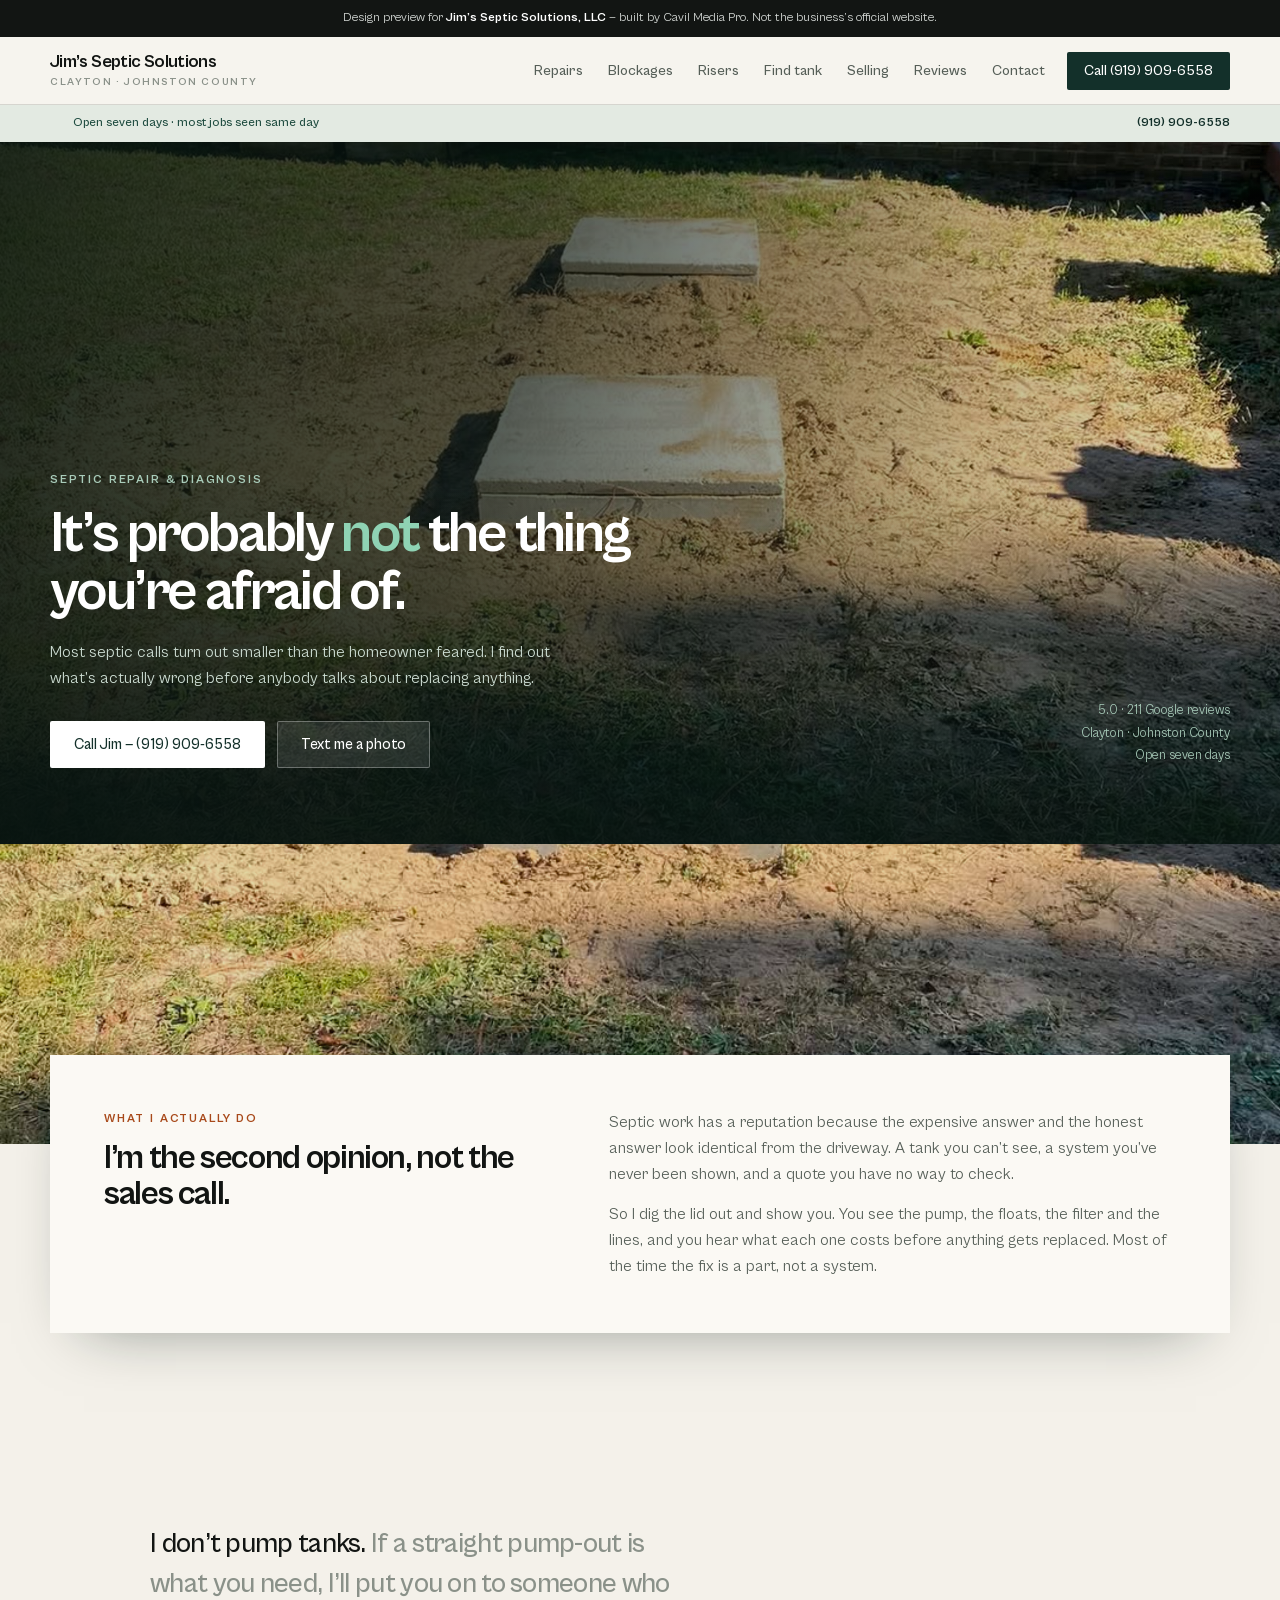
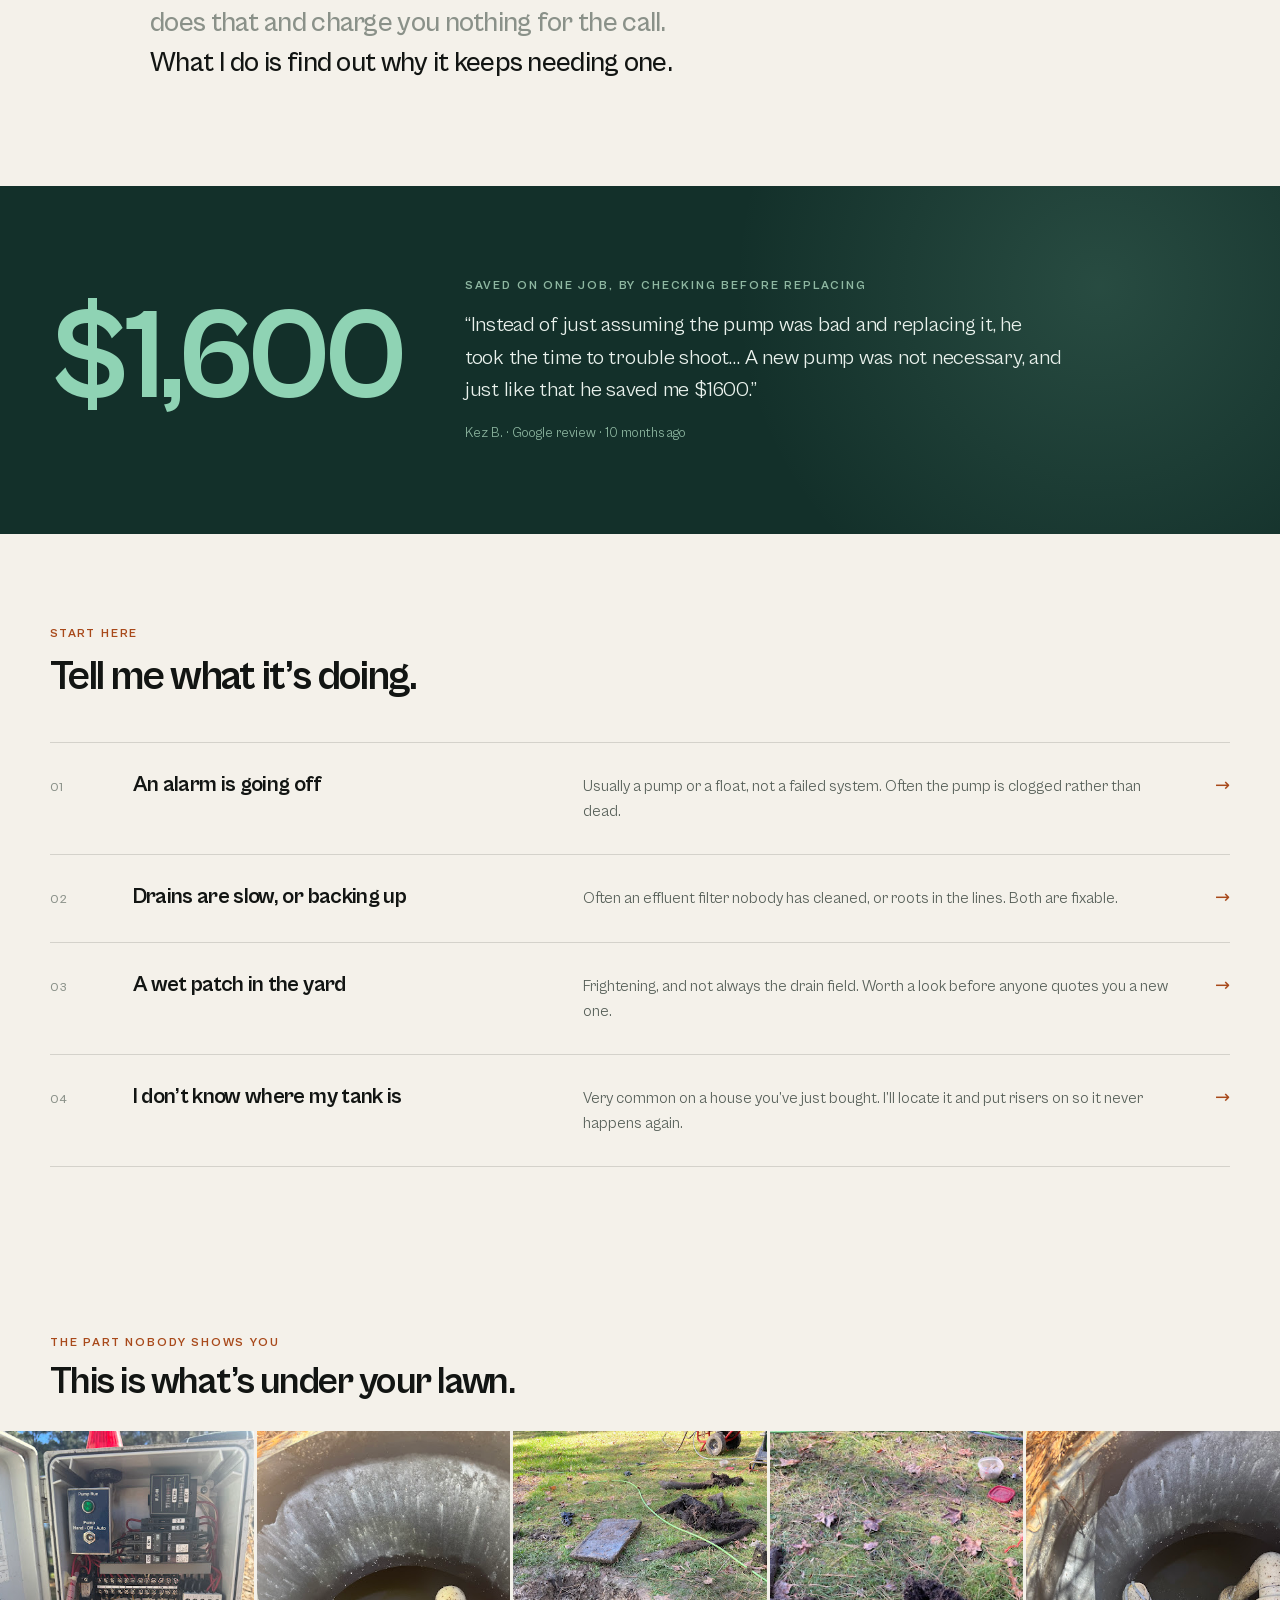
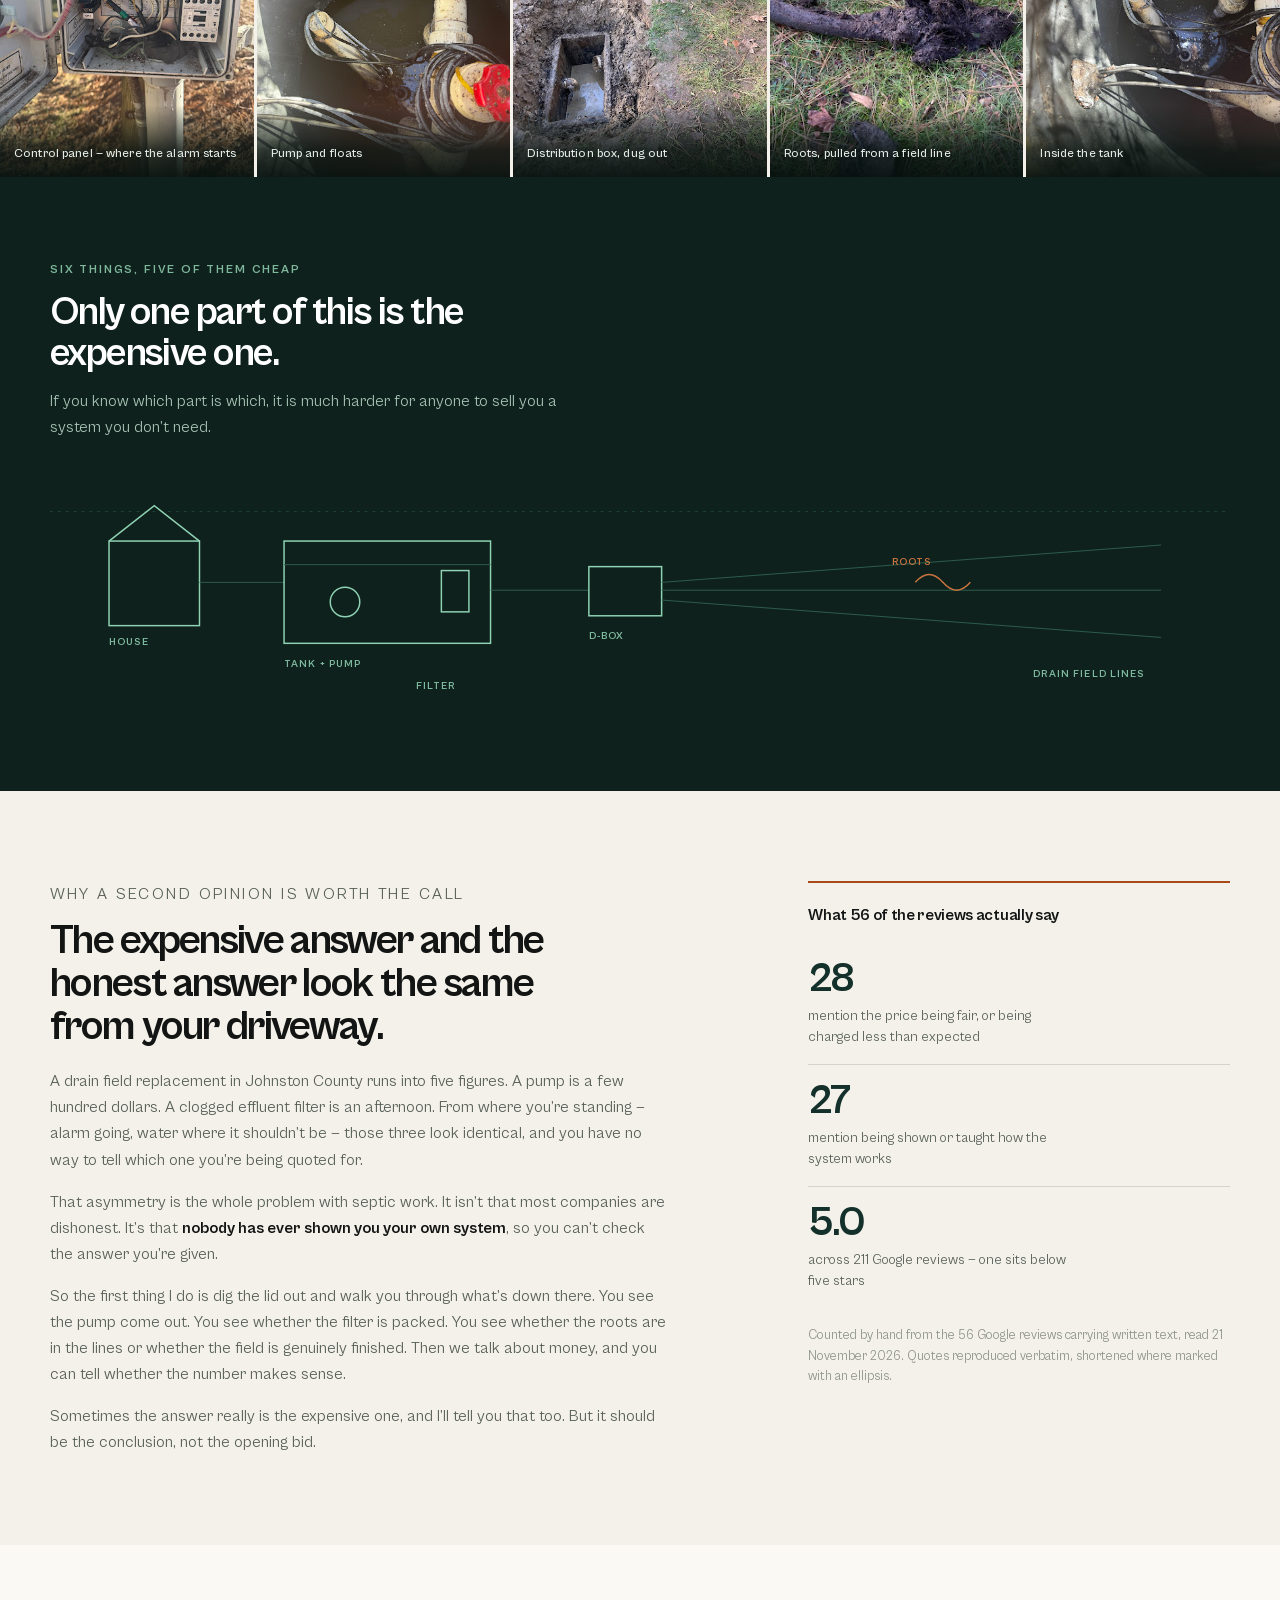
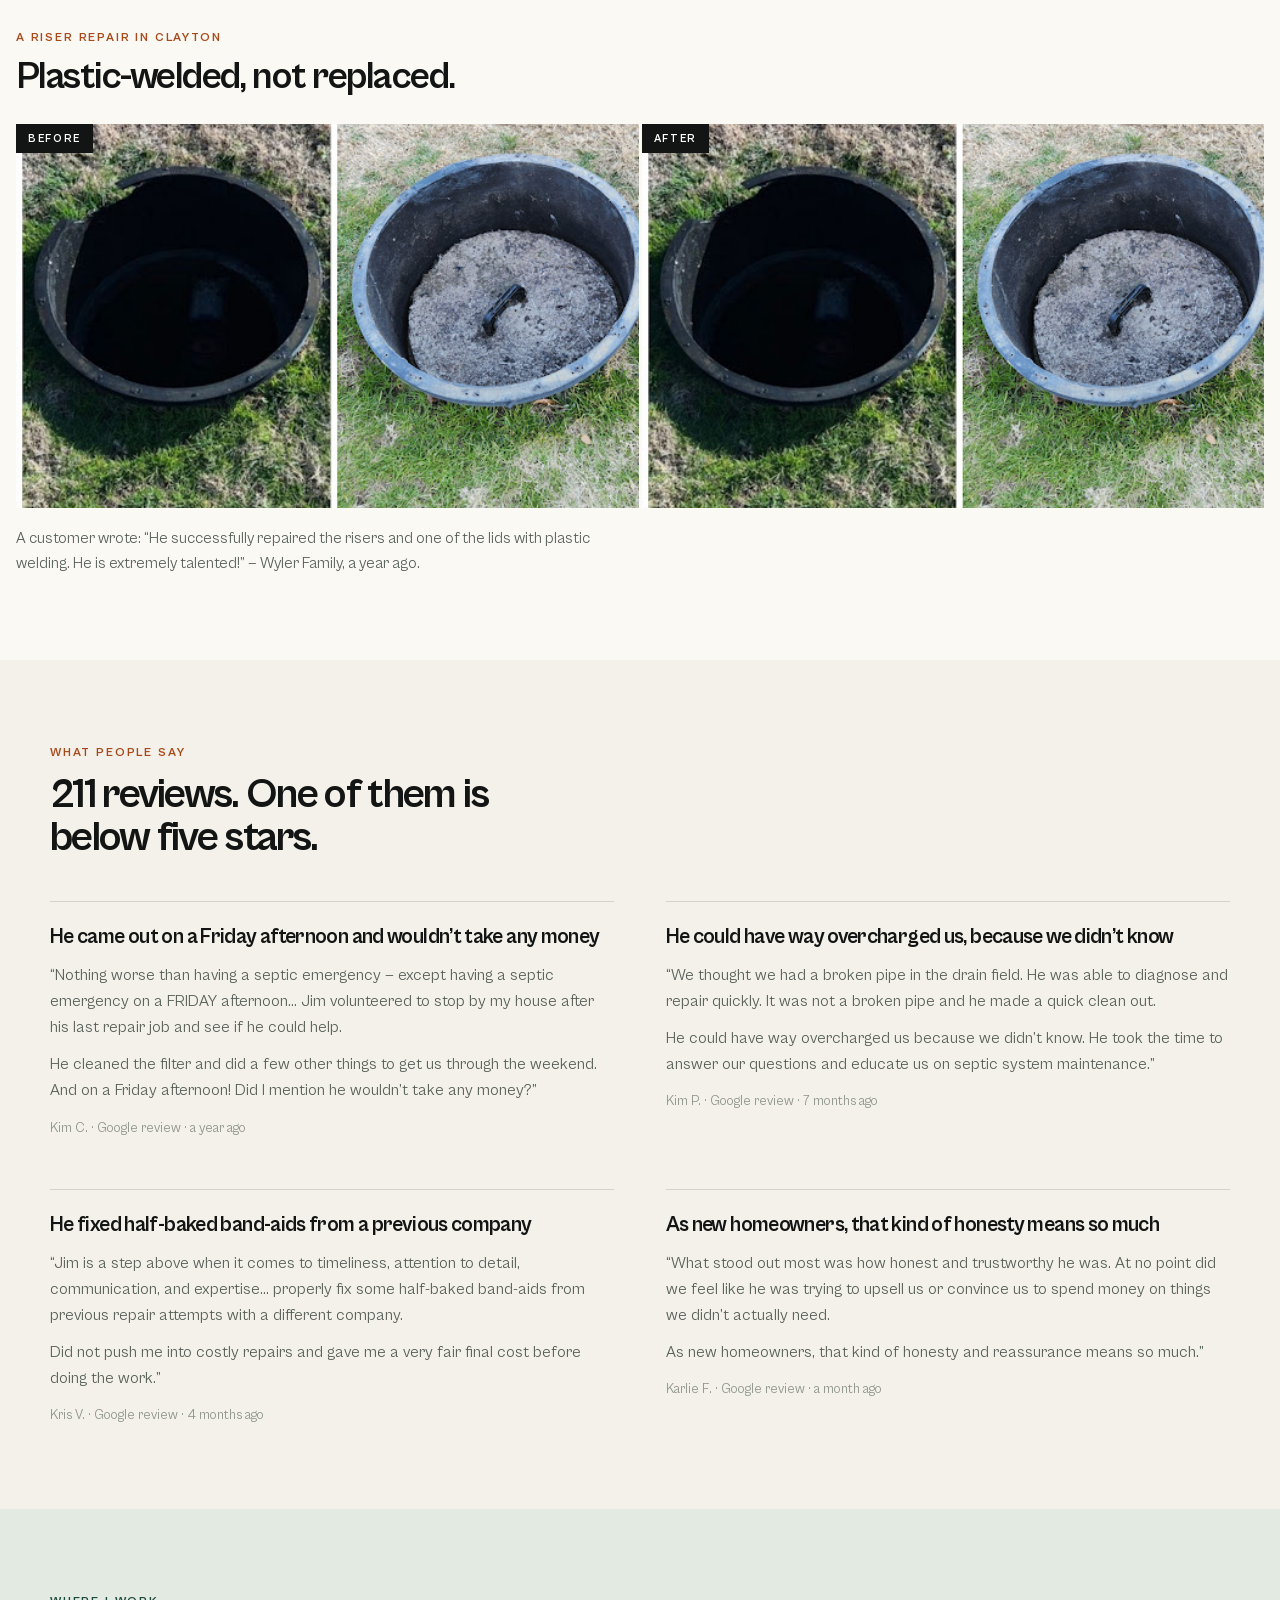
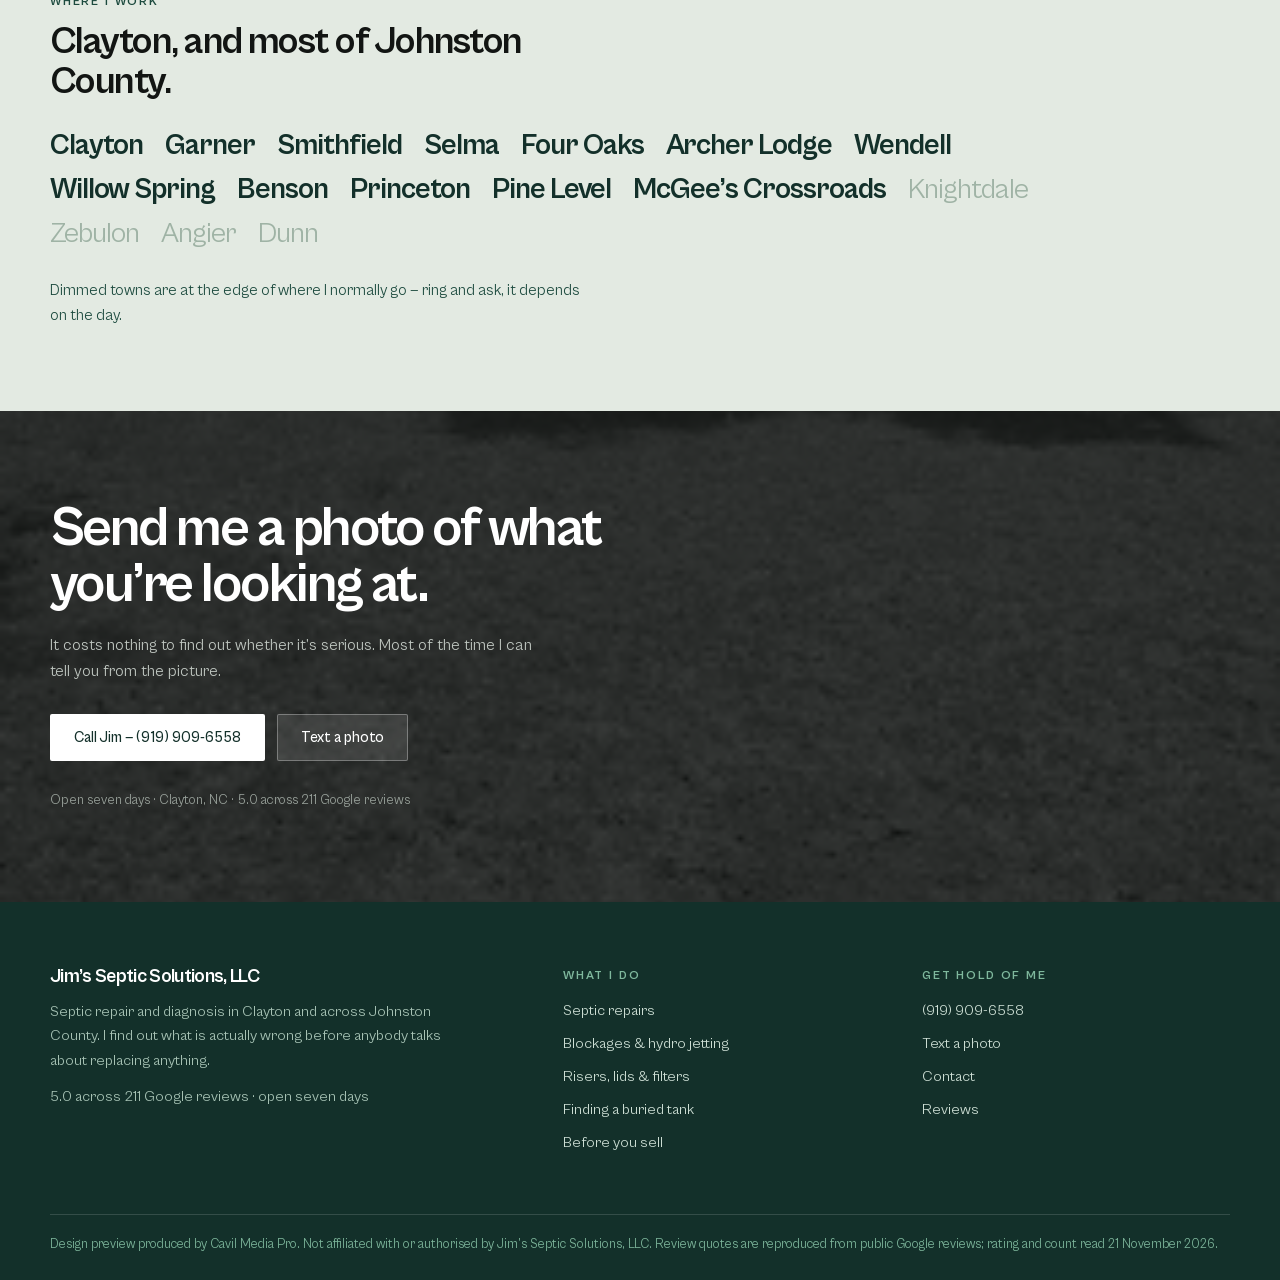
<file: index.html>
<!DOCTYPE html>
<html lang="en">
<head>
<meta charset="utf-8">
<meta name="viewport" content="width=device-width,initial-scale=1">
<meta name="robots" content="noindex, nofollow">
<title>Septic repair & diagnosis in Clayton, NC — Jim's Septic Solutions</title>
<meta name="description" content="Most septic calls turn out smaller than the homeowner feared. Repairs, blockages, risers and buried tanks across Clayton and Johnston County. 5.0 across 211 Google reviews.">
<meta property="og:type" content="website">
<meta property="og:title" content="Jim's Septic Solutions — Clayton, NC">
<meta property="og:description" content="Most septic calls turn out smaller than the homeowner feared. Repairs, blockages, risers and buried tanks across Clayton and Johnston County. 5.0 across 211 Google reviews.">
<meta property="og:url" content="https://cavilmediapro.github.io/jims-septic-preview/">
<meta property="og:image" content="https://cavilmediapro.github.io/jims-septic-preview/og.png">
<meta name="twitter:card" content="summary_large_image">
<link rel="stylesheet" href="site.css">
</head>
<body>
<div class="banner">Design preview for <b>Jim&rsquo;s Septic Solutions, LLC</b> &mdash; built by Cavil Media Pro. Not the business&rsquo;s official website.</div>
<header class="hdr"><div class="in">
  <a class="brand" href="index.html"><b>Jim&rsquo;s Septic Solutions</b><span>Clayton &middot; Johnston County</span></a>
  <button class="menu" aria-expanded="false" aria-controls="nav">Menu</button>
  <nav class="nav" id="nav">
    <a href="repair.html">Repairs</a>
    <a href="blockages.html">Blockages</a>
    <a href="risers.html">Risers</a>
    <a href="find-your-tank.html">Find tank</a>
    <a href="selling.html">Selling</a>
    <a href="reviews.html">Reviews</a>
    <a href="contact.html">Contact</a>
    <a class="cta" href="tel:+19199096558">Call (919) 909-6558</a>
  </nav>
</div></header>
<div class="strap"><div class="in">
  <span class="dot"></span><span>Open seven days &middot; most jobs seen same day</span>
  <a class="ph" href="tel:+19199096558">(919) 909-6558</a>
</div></div>
<main>
<section class="a01">
  <div class="bg"><img src="img/hero-risers.jpg" alt="Two finished septic access risers set flush in a Johnston County lawn" width="1800" height="971" fetchpriority="high"></div>
  <div class="veil"></div>
  <div class="wrap in">
    <p class="kick">Septic repair &amp; diagnosis</p>
    <h1>It&rsquo;s probably <em>not</em> the thing you&rsquo;re afraid of.</h1>
    <p class="lede">Most septic calls turn out smaller than the homeowner feared. I find out what&rsquo;s actually wrong before anybody talks about replacing anything.</p>
    <div class="acts">
      <a class="btn p" href="tel:+19199096558">Call Jim &mdash; (919) 909-6558</a>
      <a class="btn g" href="sms:+19199096558">Text me a photo</a>
    </div>
  </div>
  <div class="wrap meta" style="position:absolute;left:0;right:0">
    <div>5.0 &middot; 211 Google reviews<br>Clayton &middot; Johnston County<br>Open seven days</div>
  </div>
</section>

<section class="a02"><div class="band"><img src="img/risers-lawn.jpg" alt=""></div><div class="wrap">
  <div class="card up">
    <div>
      <p class="s">What I actually do</p>
      <h3>I&rsquo;m the second opinion, not the sales call.</h3>
    </div>
    <div>
      <p>Septic work has a reputation because the expensive answer and the honest answer look identical from the driveway. A tank you can&rsquo;t see, a system you&rsquo;ve never been shown, and a quote you have no way to check.</p>
      <p>So I dig the lid out and show you. You see the pump, the floats, the filter and the lines, and you hear what each one costs before anything gets replaced. Most of the time the fix is a part, not a system.</p>
    </div>
  </div>
</div></section>

<section class="a03"><div class="wrap-x">
  <p class="up">I don&rsquo;t pump tanks. <span class="dim">If a straight pump-out is what you need, I&rsquo;ll put you on to someone who does that and charge you nothing for the call.</span> What I do is find out why it keeps needing one.</p>
</div></section>

<section class="a04">
  <div class="glow"></div>
  <div class="wrap">
    <div class="fig">$1,600</div>
    <div>
      <p class="lbl">Saved on one job, by checking before replacing</p>
      <blockquote>&ldquo;Instead of just assuming the pump was bad and replacing it, he took the time to trouble shoot&hellip; A new pump was not necessary, and just like that he saved me $1600.&rdquo;</blockquote>
      <cite>Kez B. &middot; Google review &middot; 10 months ago</cite>
    </div>
  </div>
</section>

<section class="a05"><div class="wrap">
  <div class="hd up">
    <p class="s">Start here</p>
    <h3>Tell me what it&rsquo;s doing.</h3>
  </div>
  <a class="row" href="repair.html"><span class="n">01</span><span class="t">An alarm is going off</span><span class="d">Usually a pump or a float, not a failed system. Often the pump is clogged rather than dead.</span><span class="ar">&rarr;</span></a>
  <a class="row" href="blockages.html"><span class="n">02</span><span class="t">Drains are slow, or backing up</span><span class="d">Often an effluent filter nobody has cleaned, or roots in the lines. Both are fixable.</span><span class="ar">&rarr;</span></a>
  <a class="row" href="blockages.html"><span class="n">03</span><span class="t">A wet patch in the yard</span><span class="d">Frightening, and not always the drain field. Worth a look before anyone quotes you a new one.</span><span class="ar">&rarr;</span></a>
  <a class="row" href="find-your-tank.html"><span class="n">04</span><span class="t">I don&rsquo;t know where my tank is</span><span class="d">Very common on a house you&rsquo;ve just bought. I&rsquo;ll locate it and put risers on so it never happens again.</span><span class="ar">&rarr;</span></a>
</div></section>

<section class="a06">
  <div class="wrap hd up">
    <p class="s">The part nobody shows you</p>
    <h3>This is what&rsquo;s under your lawn.</h3>
  </div>
  <div class="strip">
    <figure><img src="img/control-panel.jpg" alt="An open septic control panel with its wiring and breakers exposed" loading="lazy"><figcaption>Control panel &mdash; where the alarm starts</figcaption></figure>
    <figure><img src="img/pump-floats.jpg" alt="A septic pump and its float switches lifted out of the tank" loading="lazy"><figcaption>Pump and floats</figcaption></figure>
    <figure><img src="img/dbox-dug.jpg" alt="A distribution box excavated and opened in a yard" loading="lazy"><figcaption>Distribution box, dug out</figcaption></figure>
    <figure><img src="img/roots.jpg" alt="A mass of tree roots pulled out of a septic drain line and laid on the grass" loading="lazy"><figcaption>Roots, pulled from a field line</figcaption></figure>
    <figure><img src="img/pump-tank.jpg" alt="Looking down into a septic tank at the pump and plumbing" loading="lazy"><figcaption>Inside the tank</figcaption></figure>
  </div>
</section>

<section class="a07"><div class="wrap">
  <p class="s">Six things, five of them cheap</p>
  <h3>Only one part of this is the expensive one.</h3>
  <p class="sub">If you know which part is which, it is much harder for anyone to sell you a system you don&rsquo;t need.</p>
  <div class="draw up">
  <svg viewBox="0 52 1200 226" role="img" aria-label="Cutaway drawing of a septic system: house, tank, pump and floats, effluent filter, distribution box and drain field lines">
    <line class="gl" x1="0" y1="78" x2="1200" y2="78"/>
    <rect class="ob" x="60" y="108" width="92" height="86"/>
    <path class="ob" d="M60 108 L106 72 L152 108"/>
    <text class="ann" x="60" y="214">HOUSE</text>
    <line class="ln" x1="152" y1="150" x2="238" y2="150"/>
    <rect class="ob" x="238" y="108" width="210" height="104"/>
    <line class="ln" x1="238" y1="132" x2="448" y2="132"/>
    <circle class="ob" cx="300" cy="170" r="15"/>
    <text class="ann" x="238" y="236">TANK + PUMP</text>
    <rect class="ob" x="398" y="138" width="28" height="42"/>
    <text class="ann" x="372" y="258">FILTER</text>
    <line class="ln" x1="448" y1="158" x2="548" y2="158"/>
    <rect class="ob" x="548" y="134" width="74" height="50"/>
    <text class="ann" x="548" y="208">D-BOX</text>
    <line class="ln" x1="622" y1="150" x2="1130" y2="112"/>
    <line class="ln" x1="622" y1="158" x2="1130" y2="158"/>
    <line class="ln" x1="622" y1="168" x2="1130" y2="206"/>
    <text class="ann" x="1000" y="246">DRAIN FIELD LINES</text>
    <path class="ob" d="M880 150 q14 -16 28 0 q14 16 28 0" style="stroke:#C9743F"/>
    <text class="ann" x="856" y="132" style="fill:#C9743F">ROOTS</text>
  </svg>
  </div>
</div></section>

<section class="a08"><div class="wrap">
  <div class="grid">
    <div class="body up">
      <p class="s">Why a second opinion is worth the call</p>
      <h3>The expensive answer and the honest answer look the same from your driveway.</h3>
      <p>A drain field replacement in Johnston County runs into five figures. A pump is a few hundred dollars. A clogged effluent filter is an afternoon. From where you&rsquo;re standing &mdash; alarm going, water where it shouldn&rsquo;t be &mdash; those three look identical, and you have no way to tell which one you&rsquo;re being quoted for.</p>
      <p>That asymmetry is the whole problem with septic work. It isn&rsquo;t that most companies are dishonest. It&rsquo;s that <strong>nobody has ever shown you your own system</strong>, so you can&rsquo;t check the answer you&rsquo;re given.</p>
      <p>So the first thing I do is dig the lid out and walk you through what&rsquo;s down there. You see the pump come out. You see whether the filter is packed. You see whether the roots are in the lines or whether the field is genuinely finished. Then we talk about money, and you can tell whether the number makes sense.</p>
      <p>Sometimes the answer really is the expensive one, and I&rsquo;ll tell you that too. But it should be the conclusion, not the opening bid.</p>
    </div>
    <aside class="up">
      <h4>What 56 of the reviews actually say</h4>
      <div class="st"><b>28</b><span>mention the price being fair, or being charged less than expected</span></div>
      <div class="st"><b>27</b><span>mention being shown or taught how the system works</span></div>
      <div class="st"><b>5.0</b><span>across 211 Google reviews &mdash; one sits below five stars</span></div>
      <p class="src">Counted by hand from the 56 Google reviews carrying written text, read 21 November 2026. Quotes reproduced verbatim, shortened where marked with an ellipsis.</p>
    </aside>
  </div>
</div></section>

<section class="a09"><div class="wrap-w">
  <div class="hd up">
    <p class="s">A riser repair in Clayton</p>
    <h3>Plastic-welded, not replaced.</h3>
  </div>
  <div class="pair">
    <figure><span class="tag">Before</span><img src="img/riser-repair.jpg" alt="A cracked septic riser opening before repair" style="object-position:left center" loading="lazy"></figure>
    <figure><span class="tag">After</span><img src="img/riser-repair.jpg" alt="The same septic riser opening after being plastic-welded and sealed" style="object-position:right center" loading="lazy"></figure>
  </div>
  <p class="note">A customer wrote: &ldquo;He successfully repaired the risers and one of the lids with plastic welding. He is extremely talented!&rdquo; &mdash; Wyler Family, a year ago.</p>
</div></section>

<section class="a10"><div class="wrap">
  <div class="hd up">
    <p class="s">What people say</p>
    <h3>211 reviews. One of them is below five stars.</h3>
  </div>
  <div class="arts">
    <article class="up">
      <h4>He came out on a Friday afternoon and wouldn&rsquo;t take any money</h4>
      <blockquote>
        <p>&ldquo;Nothing worse than having a septic emergency &mdash; except having a septic emergency on a FRIDAY afternoon&hellip; Jim volunteered to stop by my house after his last repair job and see if he could help.</p>
        <p>He cleaned the filter and did a few other things to get us through the weekend. And on a Friday afternoon! Did I mention he wouldn&rsquo;t take any money?&rdquo;</p>
      </blockquote>
      <cite>Kim C. &middot; Google review &middot; a year ago</cite>
    </article>
    <article class="up">
      <h4>He could have way overcharged us, because we didn&rsquo;t know</h4>
      <blockquote>
        <p>&ldquo;We thought we had a broken pipe in the drain field. He was able to diagnose and repair quickly. It was not a broken pipe and he made a quick clean out.</p>
        <p>He could have way overcharged us because we didn&rsquo;t know. He took the time to answer our questions and educate us on septic system maintenance.&rdquo;</p>
      </blockquote>
      <cite>Kim P. &middot; Google review &middot; 7 months ago</cite>
    </article>
    <article class="up">
      <h4>He fixed half-baked band-aids from a previous company</h4>
      <blockquote>
        <p>&ldquo;Jim is a step above when it comes to timeliness, attention to detail, communication, and expertise&hellip; properly fix some half-baked band-aids from previous repair attempts with a different company.</p>
        <p>Did not push me into costly repairs and gave me a very fair final cost before doing the work.&rdquo;</p>
      </blockquote>
      <cite>Kris V. &middot; Google review &middot; 4 months ago</cite>
    </article>
    <article class="up">
      <h4>As new homeowners, that kind of honesty means so much</h4>
      <blockquote>
        <p>&ldquo;What stood out most was how honest and trustworthy he was. At no point did we feel like he was trying to upsell us or convince us to spend money on things we didn&rsquo;t actually need.</p>
        <p>As new homeowners, that kind of honesty and reassurance means so much.&rdquo;</p>
      </blockquote>
      <cite>Karlie F. &middot; Google review &middot; a month ago</cite>
    </article>
  </div>
</div></section>

<section class="a11"><div class="wrap">
  <p class="s">Where I work</p>
  <h3>Clayton, and most of Johnston County.</h3>
  <div class="cloud">
    <a href="contact.html">Clayton</a><a href="contact.html">Garner</a><a href="contact.html">Smithfield</a><a href="contact.html">Selma</a>
    <a href="contact.html">Four Oaks</a><a href="contact.html">Archer Lodge</a><a href="contact.html">Wendell</a><a href="contact.html">Willow Spring</a>
    <a href="contact.html">Benson</a><a href="contact.html">Princeton</a><a href="contact.html">Pine Level</a><a href="contact.html">McGee&rsquo;s Crossroads</a>
    <a href="contact.html" class="off">Knightdale</a><a href="contact.html" class="off">Zebulon</a><a href="contact.html" class="off">Angier</a><a href="contact.html" class="off">Dunn</a>
  </div>
  <p class="ask">Dimmed towns are at the edge of where I normally go &mdash; ring and ask, it depends on the day.</p>
</div></section>

<section class="a12">
  <div class="ph"><img src="img/yard-after.jpg" alt="" loading="lazy"></div>
  <div class="wrap">
    <h3>Send me a photo of what you&rsquo;re looking at.</h3>
    <p>It costs nothing to find out whether it&rsquo;s serious. Most of the time I can tell you from the picture.</p>
    <div class="acts">
      <a class="btn p" href="tel:+19199096558">Call Jim &mdash; (919) 909-6558</a>
      <a class="btn g" href="sms:+19199096558">Text a photo</a>
    </div>
    <p class="hrs">Open seven days &middot; Clayton, NC &middot; 5.0 across 211 Google reviews</p>
  </div>
</section>
</main>
<footer class="ftr">
  <div class="grid">
    <div>
      <b class="n">Jim&rsquo;s Septic Solutions, LLC</b>
      <p>Septic repair and diagnosis in Clayton and across Johnston County. I find out what is actually wrong before anybody talks about replacing anything.</p>
      <p>5.0 across 211 Google reviews &middot; open seven days</p>
    </div>
    <div>
      <h4>What I do</h4>
      <ul>
        <li><a href="repair.html">Septic repairs</a></li>
        <li><a href="blockages.html">Blockages &amp; hydro jetting</a></li>
        <li><a href="risers.html">Risers, lids &amp; filters</a></li>
        <li><a href="find-your-tank.html">Finding a buried tank</a></li>
        <li><a href="selling.html">Before you sell</a></li>
      </ul>
    </div>
    <div>
      <h4>Get hold of me</h4>
      <ul>
        <li><a href="tel:+19199096558">(919) 909-6558</a></li>
        <li><a href="sms:+19199096558">Text a photo</a></li>
        <li><a href="contact.html">Contact</a></li>
        <li><a href="reviews.html">Reviews</a></li>
      </ul>
    </div>
  </div>
  <div class="base">Design preview produced by Cavil Media Pro. Not affiliated with or authorised by Jim&rsquo;s Septic Solutions, LLC. Review quotes are reproduced from public Google reviews; rating and count read 21 November 2026.</div>
</footer>
<div class="bar2">
  <a class="c" href="tel:+19199096558">Call Jim</a>
  <a class="t" href="sms:+19199096558">Text a photo</a>
</div>
<script src="site.js"></script>
</body>
</html>
</file>
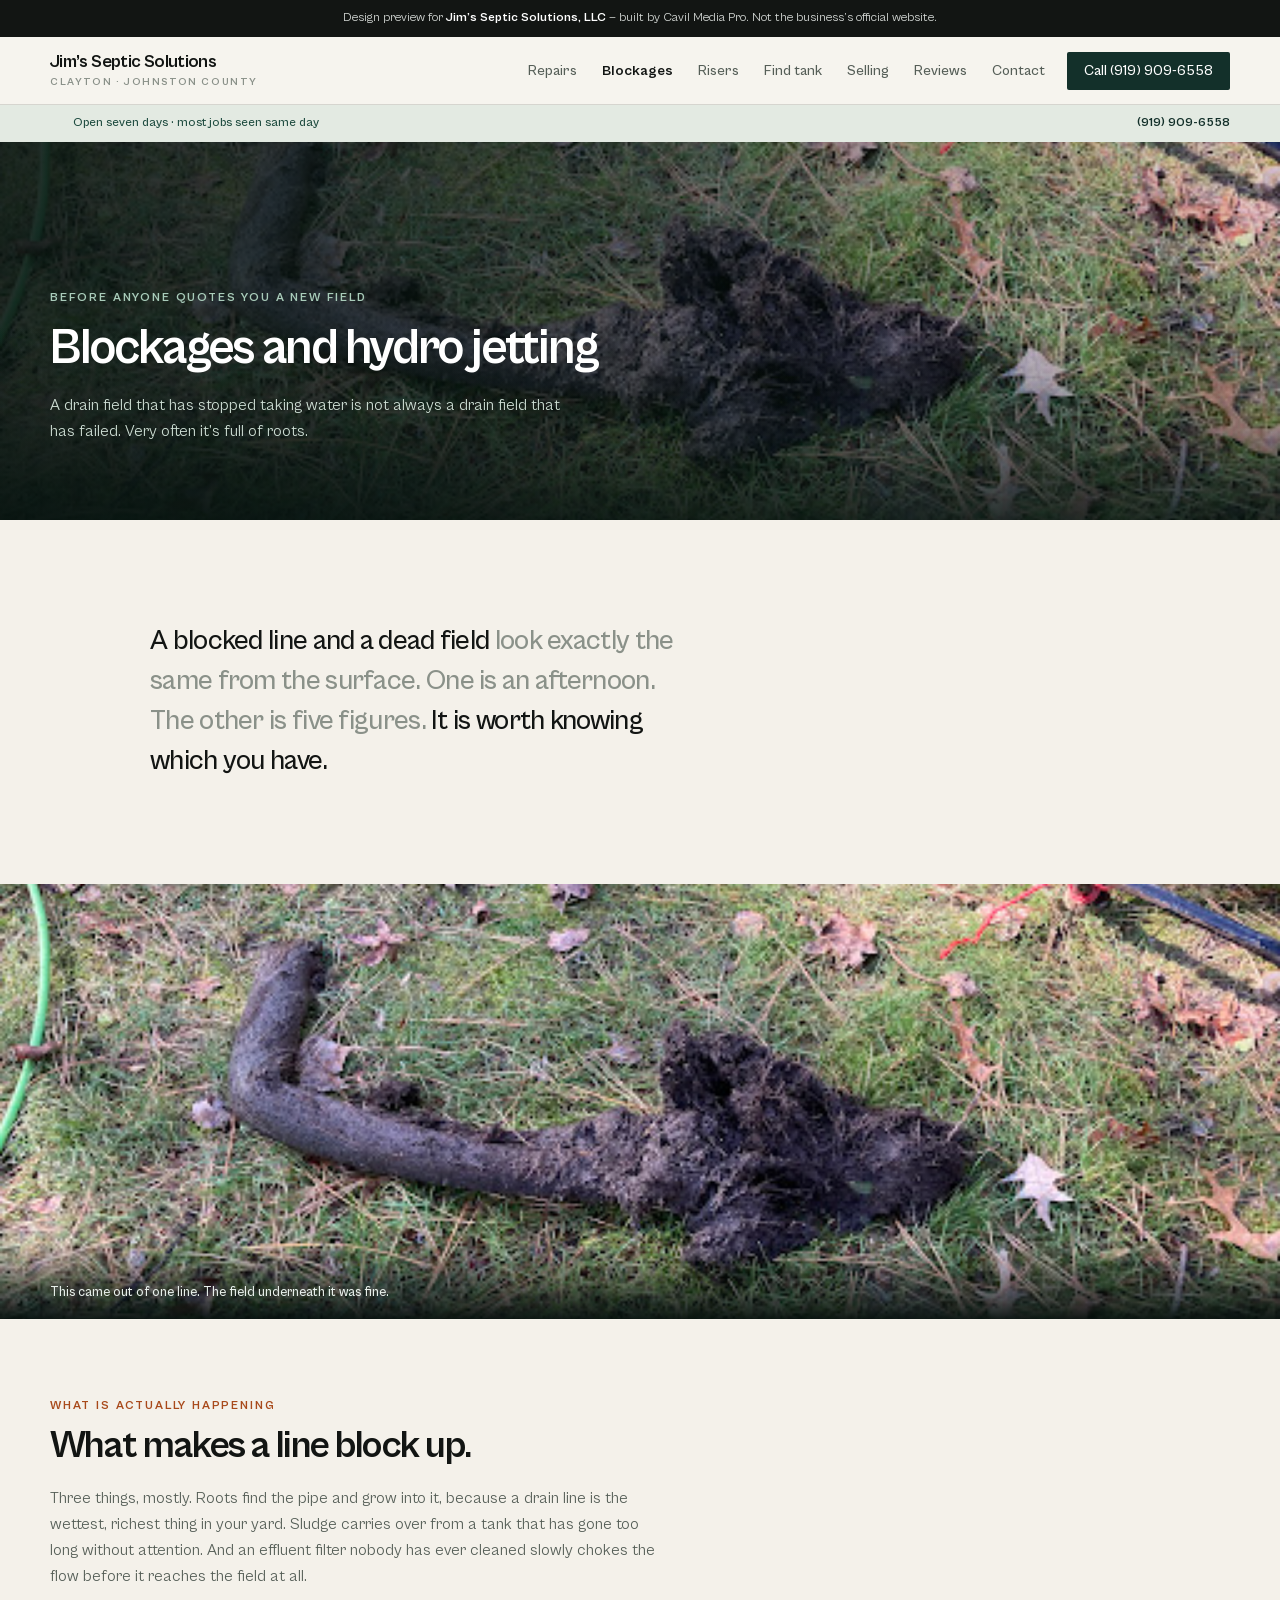
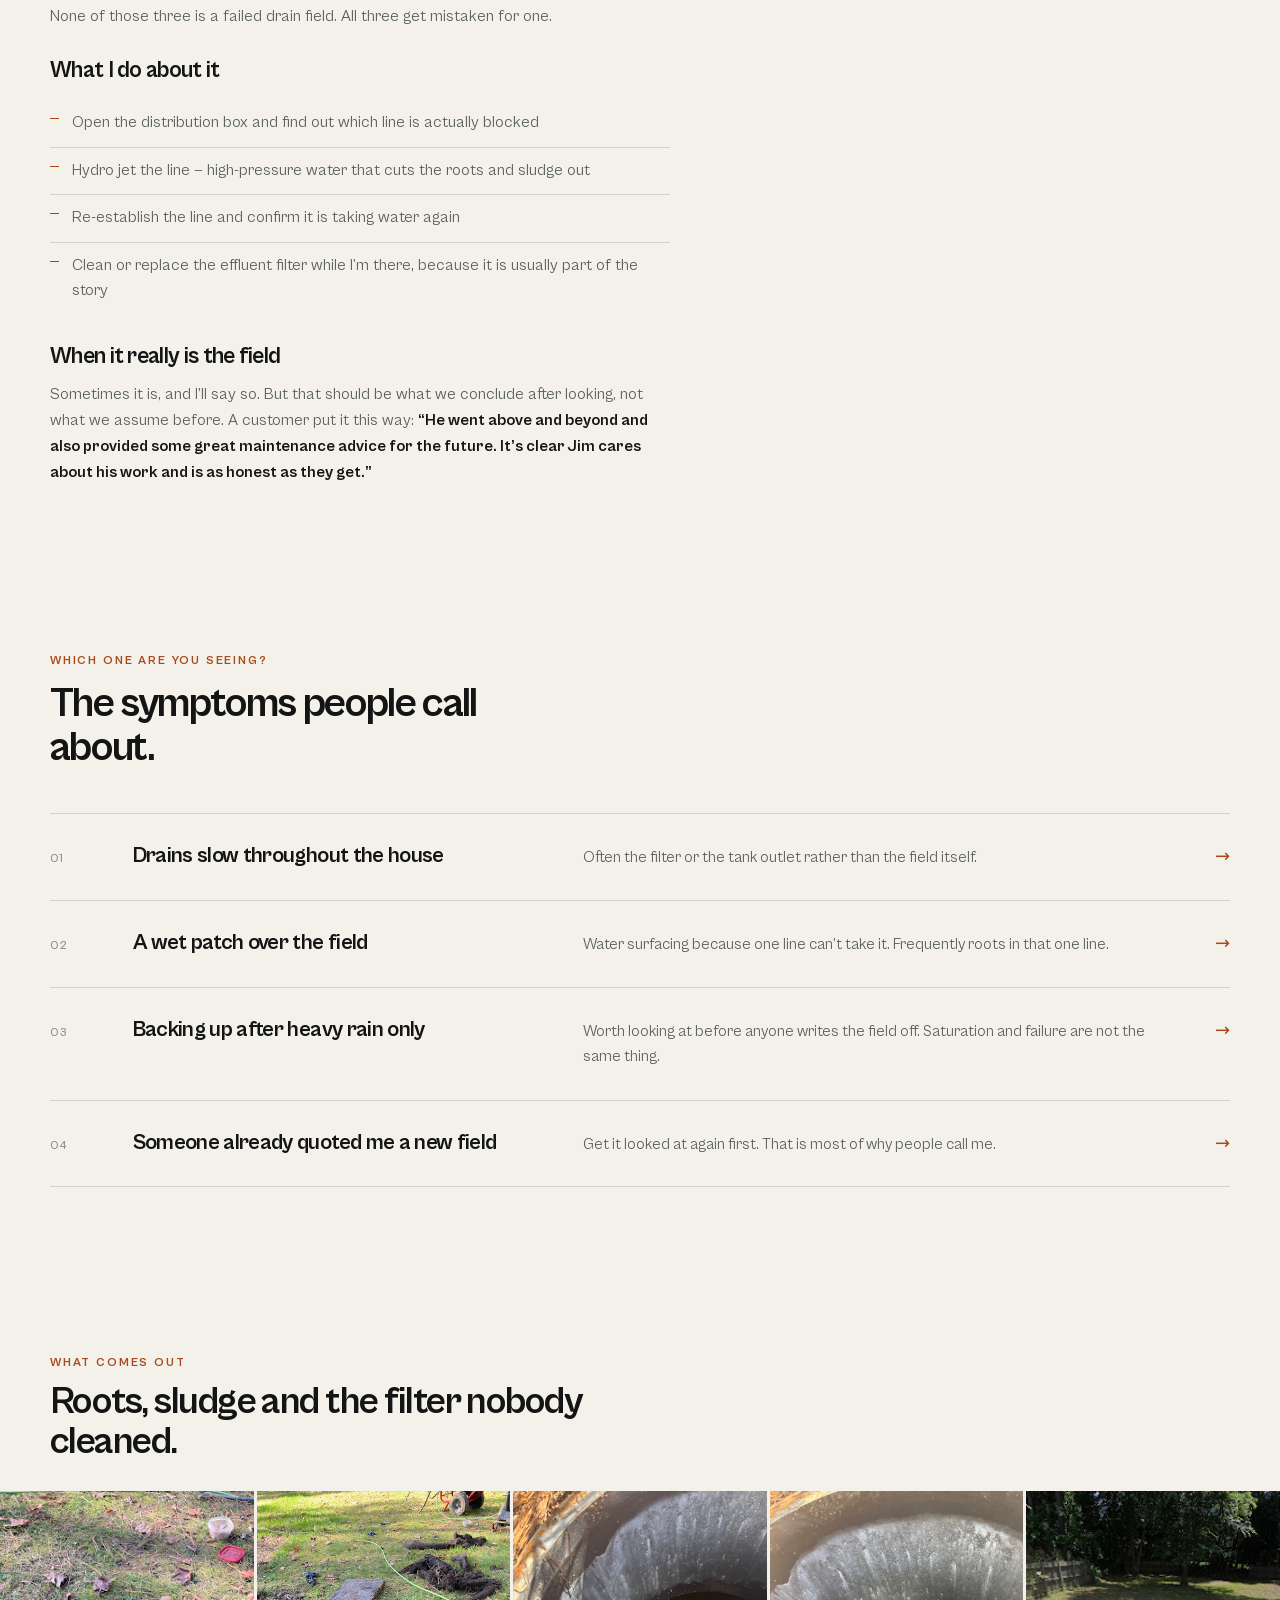
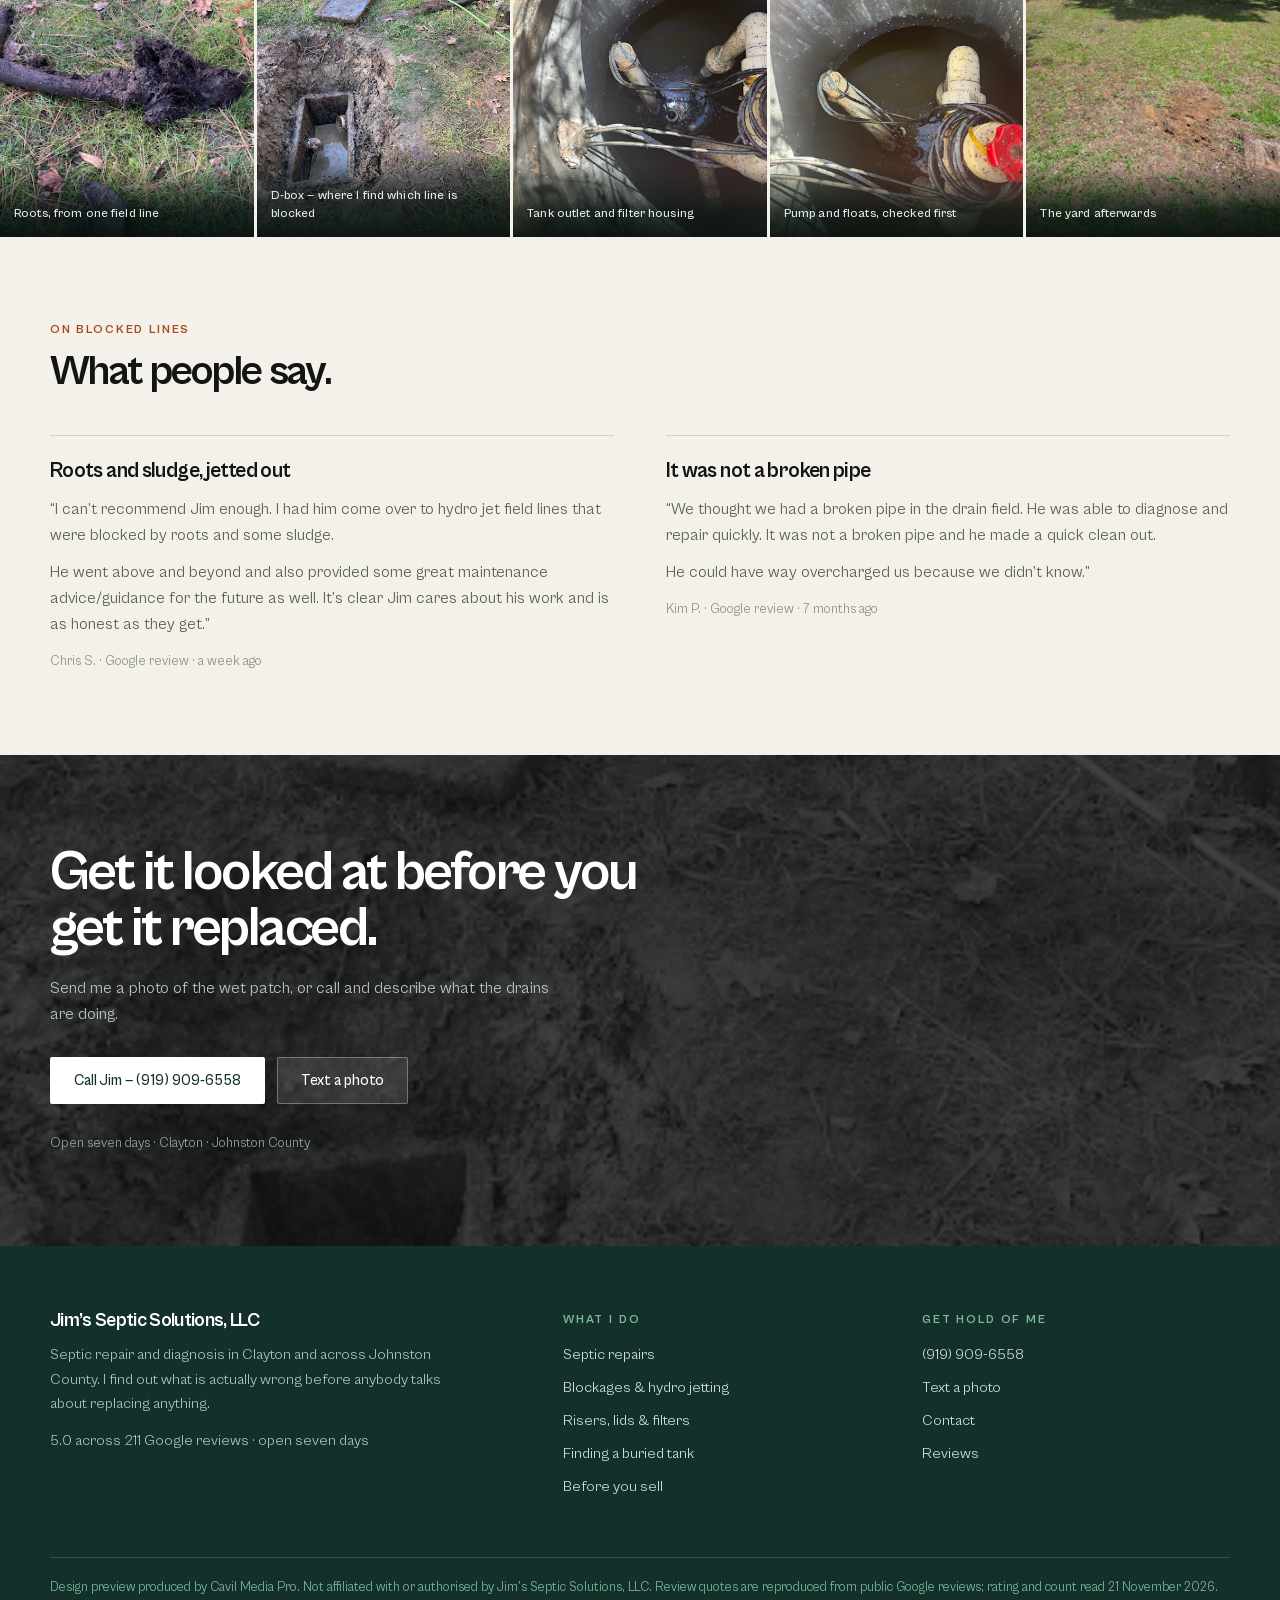
<file: blockages.html>
<!DOCTYPE html>
<html lang="en">
<head>
<meta charset="utf-8">
<meta name="viewport" content="width=device-width,initial-scale=1">
<meta name="robots" content="noindex, nofollow">
<title>Blocked septic lines & hydro jetting — Clayton, NC</title>
<meta name="description" content="Roots and sludge blocking drain field lines, cut out by hydro jetting and the line re-established. A blocked field is not automatically a failed field.">
<meta property="og:type" content="website">
<meta property="og:title" content="Blockages & hydro jetting — Jim's Septic Solutions">
<meta property="og:description" content="Roots and sludge blocking drain field lines, cut out by hydro jetting and the line re-established. A blocked field is not automatically a failed field.">
<meta property="og:url" content="https://cavilmediapro.github.io/jims-septic-preview/blockages.html">
<meta property="og:image" content="https://cavilmediapro.github.io/jims-septic-preview/og.png">
<meta name="twitter:card" content="summary_large_image">
<link rel="stylesheet" href="site.css">
</head>
<body>
<div class="banner">Design preview for <b>Jim&rsquo;s Septic Solutions, LLC</b> &mdash; built by Cavil Media Pro. Not the business&rsquo;s official website.</div>
<header class="hdr"><div class="in">
  <a class="brand" href="index.html"><b>Jim&rsquo;s Septic Solutions</b><span>Clayton &middot; Johnston County</span></a>
  <button class="menu" aria-expanded="false" aria-controls="nav">Menu</button>
  <nav class="nav" id="nav">
    <a href="repair.html">Repairs</a>
    <a href="blockages.html" aria-current="page">Blockages</a>
    <a href="risers.html">Risers</a>
    <a href="find-your-tank.html">Find tank</a>
    <a href="selling.html">Selling</a>
    <a href="reviews.html">Reviews</a>
    <a href="contact.html">Contact</a>
    <a class="cta" href="tel:+19199096558">Call (919) 909-6558</a>
  </nav>
</div></header>
<div class="strap"><div class="in">
  <span class="dot"></span><span>Open seven days &middot; most jobs seen same day</span>
  <a class="ph" href="tel:+19199096558">(919) 909-6558</a>
</div></div>
<main>
<section class="a01 sm">
  <div class="bg"><img src="img/roots.jpg" alt="A mass of tree roots pulled out of a septic drain line and laid on the grass" fetchpriority="high"></div>
  <div class="veil"></div>
  <div class="wrap in">
    <p class="kick">Before anyone quotes you a new field</p>
    <h1>Blockages and hydro jetting</h1>
    <p class="lede">A drain field that has stopped taking water is not always a drain field that has failed. Very often it&rsquo;s full of roots.</p>
  </div>
</section>

<section class="a03"><div class="wrap-x">
  <p class="up">A blocked line and a dead field <span class="dim">look exactly the same from the surface. One is an afternoon. The other is five figures.</span> It is worth knowing which you have.</p>
</div></section>

<figure class="fig1 up">
  <img src="img/roots.jpg" alt="Tree roots removed from a single septic field line, laid out on the grass" loading="lazy">
  <figcaption><span>This came out of one line. The field underneath it was fine.</span></figcaption>
</figure>

<section class="prose"><div class="wrap">
  <p class="s up">What is actually happening</p>
  <h2 class="up">What makes a line block up.</h2>
  <div class="up">
  <p>Three things, mostly. Roots find the pipe and grow into it, because a drain line is the wettest, richest thing in your yard. Sludge carries over from a tank that has gone too long without attention. And an effluent filter nobody has ever cleaned slowly chokes the flow before it reaches the field at all.</p>
  <p>None of those three is a failed drain field. All three get mistaken for one.</p>
  <h3>What I do about it</h3>
  <ul>
    <li>Open the distribution box and find out which line is actually blocked</li>
    <li>Hydro jet the line &mdash; high-pressure water that cuts the roots and sludge out</li>
    <li>Re-establish the line and confirm it is taking water again</li>
    <li>Clean or replace the effluent filter while I&rsquo;m there, because it is usually part of the story</li>
  </ul>
  <h3>When it really is the field</h3>
  <p>Sometimes it is, and I&rsquo;ll say so. But that should be what we conclude after looking, not what we assume before. A customer put it this way: <strong>&ldquo;He went above and beyond and also provided some great maintenance advice for the future. It&rsquo;s clear Jim cares about his work and is as honest as they get.&rdquo;</strong></p>
  </div>
</div></section>

<section class="a05"><div class="wrap">
  <div class="hd up"><p class="s">Which one are you seeing?</p><h3>The symptoms people call about.</h3></div>
  <a class="row" href="tel:+19199096558"><span class="n">01</span><span class="t">Drains slow throughout the house</span><span class="d">Often the filter or the tank outlet rather than the field itself.</span><span class="ar">&rarr;</span></a>
  <a class="row" href="tel:+19199096558"><span class="n">02</span><span class="t">A wet patch over the field</span><span class="d">Water surfacing because one line can&rsquo;t take it. Frequently roots in that one line.</span><span class="ar">&rarr;</span></a>
  <a class="row" href="tel:+19199096558"><span class="n">03</span><span class="t">Backing up after heavy rain only</span><span class="d">Worth looking at before anyone writes the field off. Saturation and failure are not the same thing.</span><span class="ar">&rarr;</span></a>
  <a class="row" href="repair.html"><span class="n">04</span><span class="t">Someone already quoted me a new field</span><span class="d">Get it looked at again first. That is most of why people call me.</span><span class="ar">&rarr;</span></a>
</div></section>


<section class="a06">
  <div class="wrap hd up">
    <p class="s">What comes out</p>
    <h3>Roots, sludge and the filter nobody cleaned.</h3>
  </div>
  <div class="strip">
    <figure><img src="img/roots.jpg" alt="Tree roots pulled out of a septic drain line" loading="lazy"><figcaption>Roots, from one field line</figcaption></figure>
    <figure><img src="img/dbox-dug.jpg" alt="A distribution box excavated and opened in a yard" loading="lazy"><figcaption>D-box &mdash; where I find which line is blocked</figcaption></figure>
    <figure><img src="img/pump-tank.jpg" alt="Looking down into a septic tank at the pump and plumbing" loading="lazy"><figcaption>Tank outlet and filter housing</figcaption></figure>
    <figure><img src="img/pump-floats.jpg" alt="A septic pump and floats lifted out of the tank" loading="lazy"><figcaption>Pump and floats, checked first</figcaption></figure>
    <figure><img src="img/yard-after.jpg" alt="A yard levelled and tidy after septic work" loading="lazy"><figcaption>The yard afterwards</figcaption></figure>
  </div>
</section>

<section class="a10"><div class="wrap">
  <div class="hd up"><p class="s">On blocked lines</p><h3>What people say.</h3></div>
  <div class="arts">
    <article class="up">
      <h4>Roots and sludge, jetted out</h4>
      <blockquote>
        <p>&ldquo;I can&rsquo;t recommend Jim enough. I had him come over to hydro jet field lines that were blocked by roots and some sludge.</p>
        <p>He went above and beyond and also provided some great maintenance advice/guidance for the future as well. It&rsquo;s clear Jim cares about his work and is as honest as they get.&rdquo;</p>
      </blockquote>
      <cite>Chris S. &middot; Google review &middot; a week ago</cite>
    </article>
    <article class="up">
      <h4>It was not a broken pipe</h4>
      <blockquote>
        <p>&ldquo;We thought we had a broken pipe in the drain field. He was able to diagnose and repair quickly. It was not a broken pipe and he made a quick clean out.</p>
        <p>He could have way overcharged us because we didn&rsquo;t know.&rdquo;</p>
      </blockquote>
      <cite>Kim P. &middot; Google review &middot; 7 months ago</cite>
    </article>
  </div>
</div></section>

<section class="a12">
  <div class="ph"><img src="img/dbox-dug.jpg" alt="" loading="lazy"></div>
  <div class="wrap">
    <h3>Get it looked at before you get it replaced.</h3>
    <p>Send me a photo of the wet patch, or call and describe what the drains are doing.</p>
    <div class="acts">
      <a class="btn p" href="tel:+19199096558">Call Jim &mdash; (919) 909-6558</a>
      <a class="btn g" href="sms:+19199096558">Text a photo</a>
    </div>
    <p class="hrs">Open seven days &middot; Clayton &middot; Johnston County</p>
  </div>
</section>
</main>
<footer class="ftr">
  <div class="grid">
    <div>
      <b class="n">Jim&rsquo;s Septic Solutions, LLC</b>
      <p>Septic repair and diagnosis in Clayton and across Johnston County. I find out what is actually wrong before anybody talks about replacing anything.</p>
      <p>5.0 across 211 Google reviews &middot; open seven days</p>
    </div>
    <div>
      <h4>What I do</h4>
      <ul>
        <li><a href="repair.html">Septic repairs</a></li>
        <li><a href="blockages.html">Blockages &amp; hydro jetting</a></li>
        <li><a href="risers.html">Risers, lids &amp; filters</a></li>
        <li><a href="find-your-tank.html">Finding a buried tank</a></li>
        <li><a href="selling.html">Before you sell</a></li>
      </ul>
    </div>
    <div>
      <h4>Get hold of me</h4>
      <ul>
        <li><a href="tel:+19199096558">(919) 909-6558</a></li>
        <li><a href="sms:+19199096558">Text a photo</a></li>
        <li><a href="contact.html">Contact</a></li>
        <li><a href="reviews.html">Reviews</a></li>
      </ul>
    </div>
  </div>
  <div class="base">Design preview produced by Cavil Media Pro. Not affiliated with or authorised by Jim&rsquo;s Septic Solutions, LLC. Review quotes are reproduced from public Google reviews; rating and count read 21 November 2026.</div>
</footer>
<div class="bar2">
  <a class="c" href="tel:+19199096558">Call Jim</a>
  <a class="t" href="sms:+19199096558">Text a photo</a>
</div>
<script src="site.js"></script>
</body>
</html>
</file>
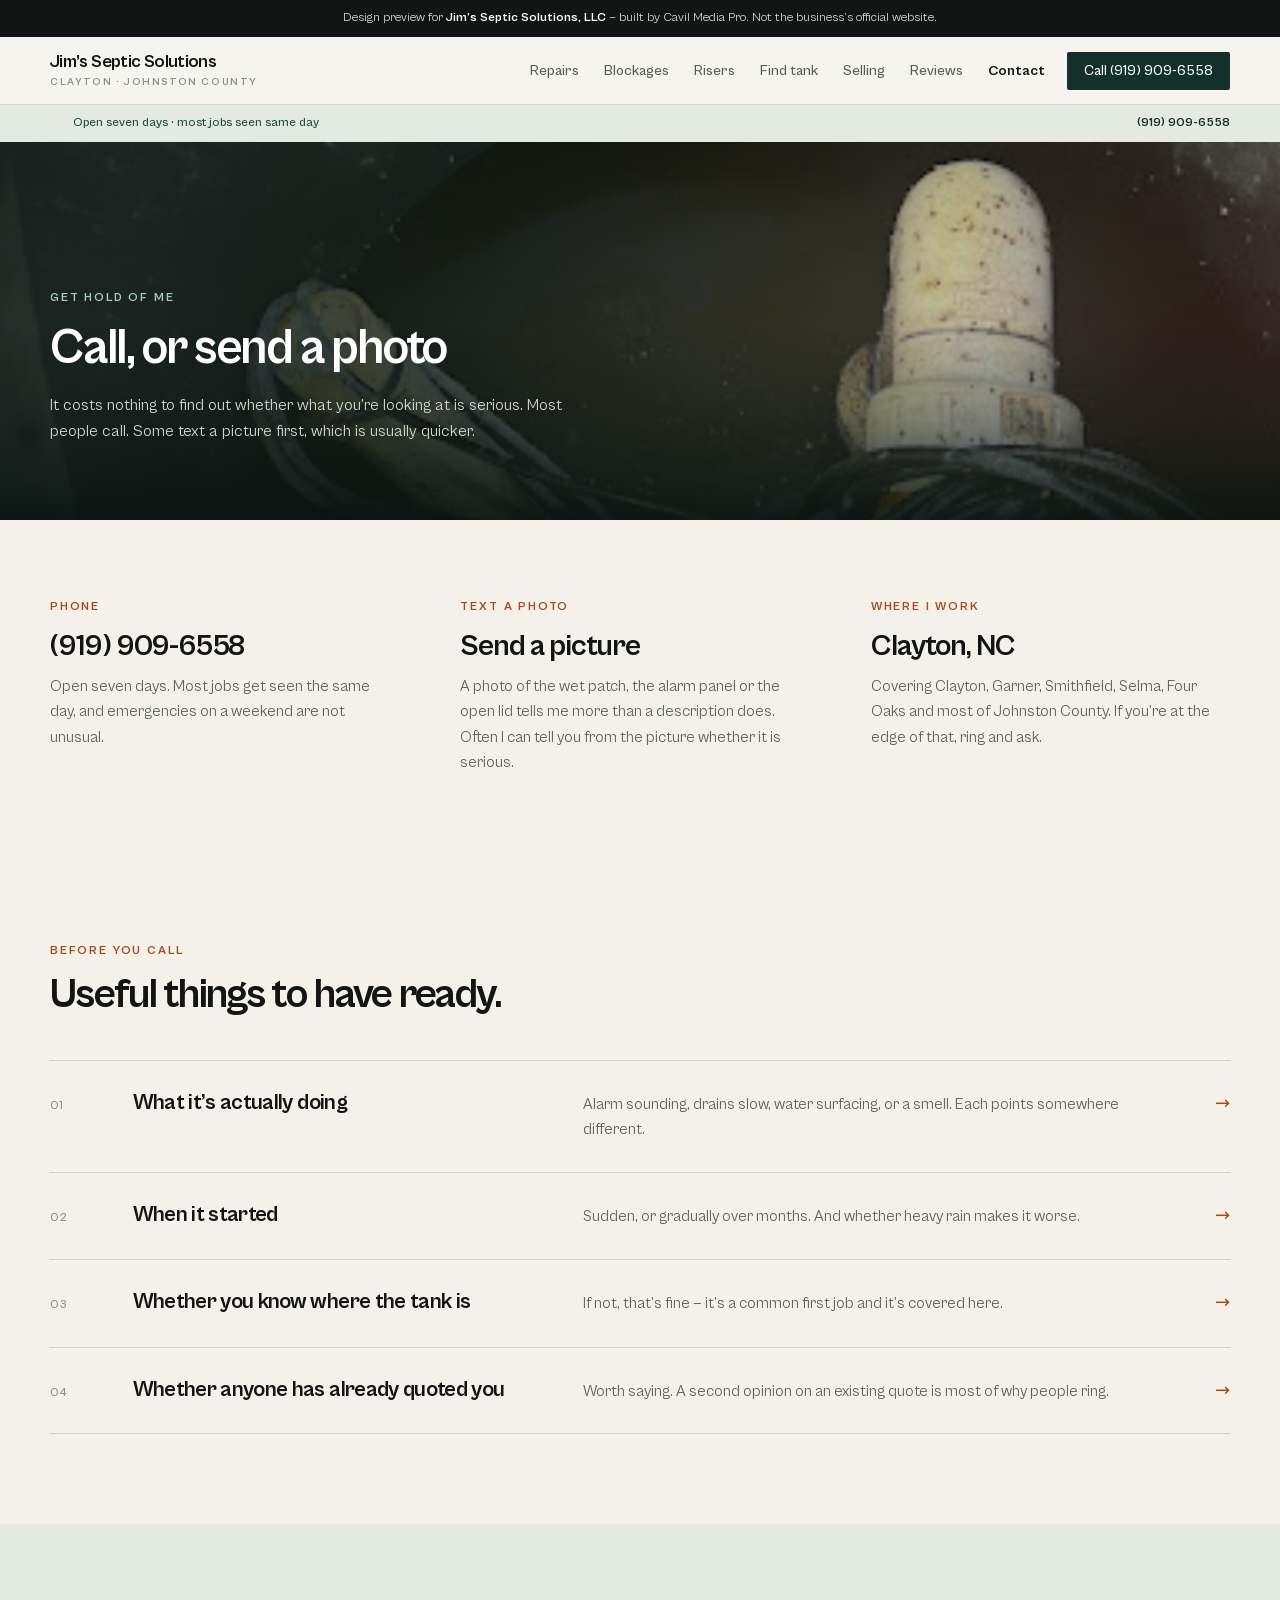
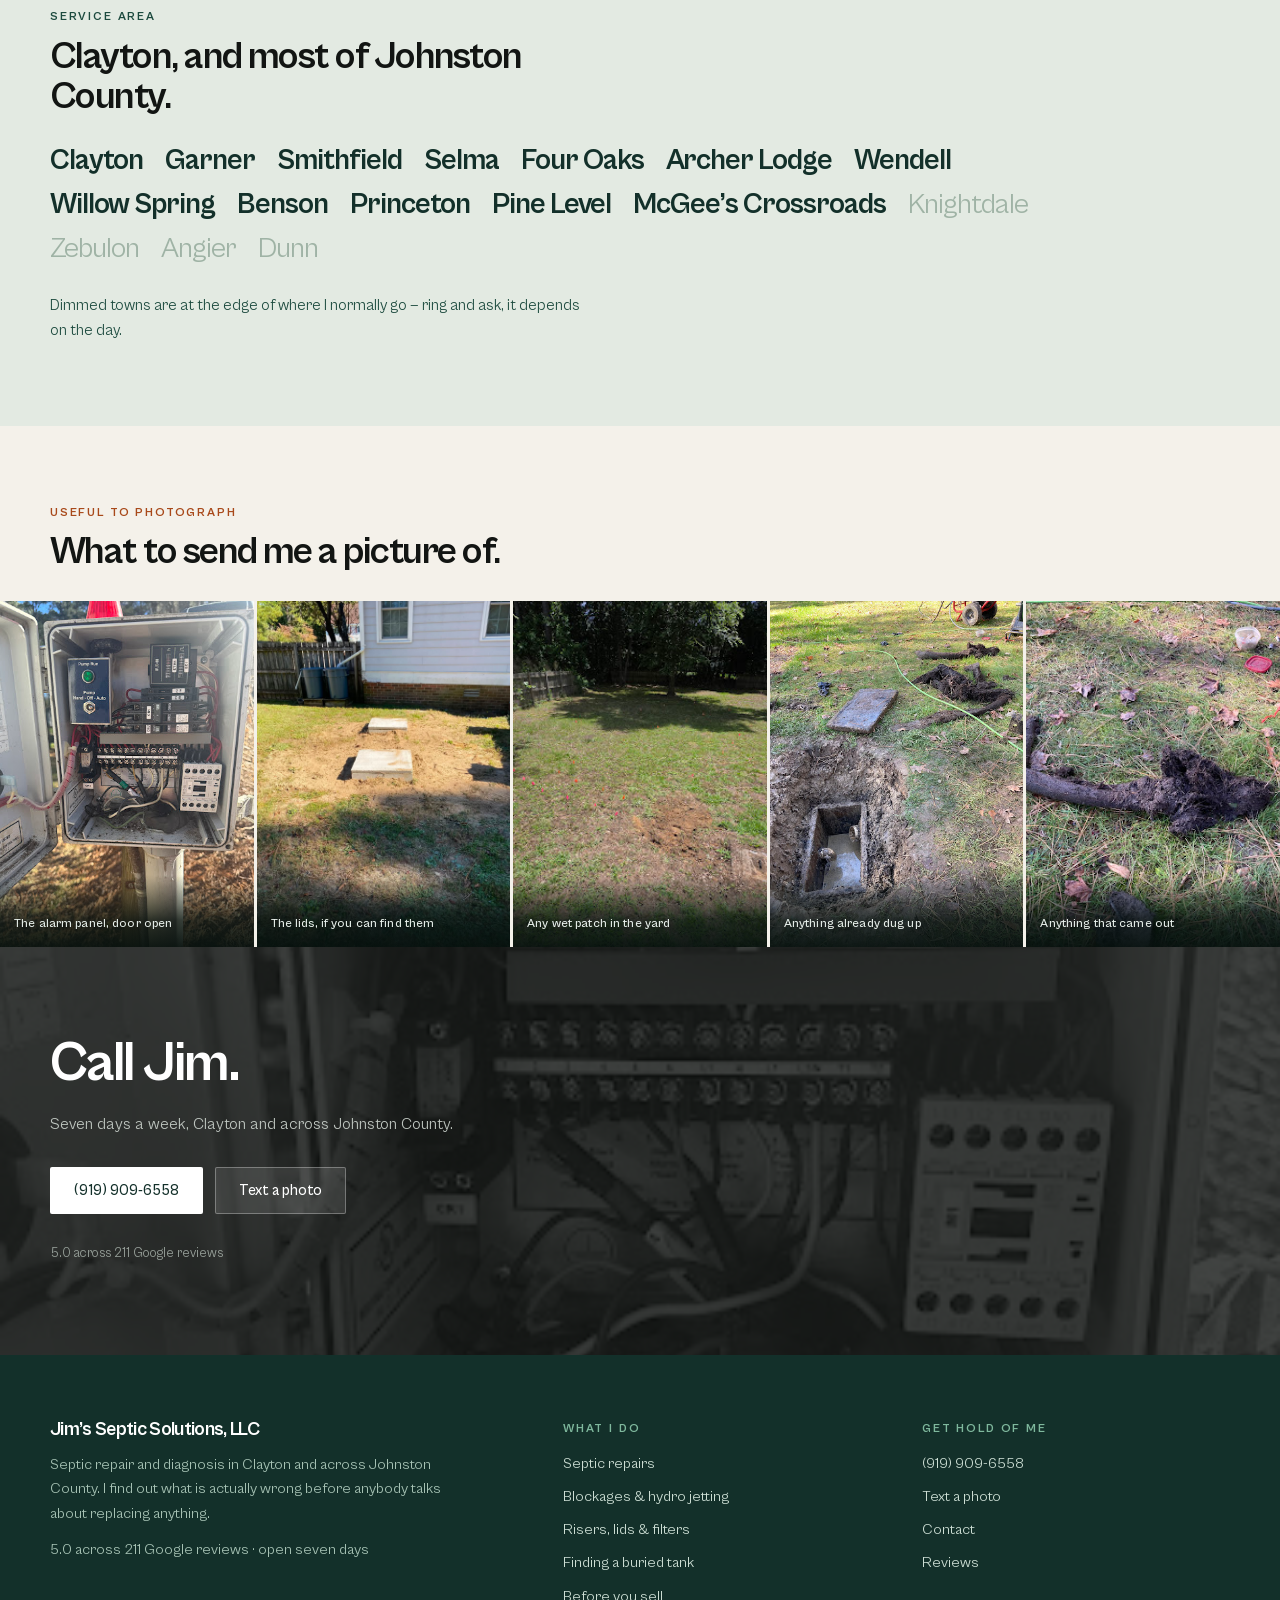
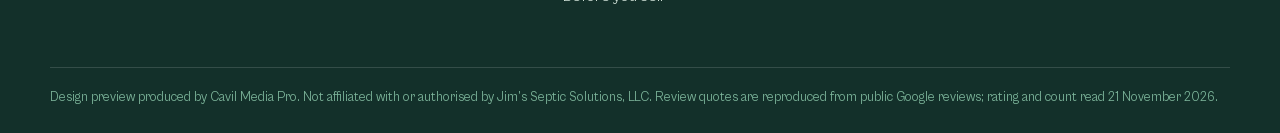
<file: contact.html>
<!DOCTYPE html>
<html lang="en">
<head>
<meta charset="utf-8">
<meta name="viewport" content="width=device-width,initial-scale=1">
<meta name="robots" content="noindex, nofollow">
<title>Contact — Jim's Septic Solutions, Clayton NC</title>
<meta name="description" content="Call (919) 909-6558 or text a photo of what you're looking at. Clayton and across Johnston County, open seven days.">
<meta property="og:type" content="website">
<meta property="og:title" content="Contact — Jim's Septic Solutions">
<meta property="og:description" content="Call (919) 909-6558 or text a photo of what you're looking at. Clayton and across Johnston County, open seven days.">
<meta property="og:url" content="https://cavilmediapro.github.io/jims-septic-preview/contact.html">
<meta property="og:image" content="https://cavilmediapro.github.io/jims-septic-preview/og.png">
<meta name="twitter:card" content="summary_large_image">
<link rel="stylesheet" href="site.css">
</head>
<body>
<div class="banner">Design preview for <b>Jim&rsquo;s Septic Solutions, LLC</b> &mdash; built by Cavil Media Pro. Not the business&rsquo;s official website.</div>
<header class="hdr"><div class="in">
  <a class="brand" href="index.html"><b>Jim&rsquo;s Septic Solutions</b><span>Clayton &middot; Johnston County</span></a>
  <button class="menu" aria-expanded="false" aria-controls="nav">Menu</button>
  <nav class="nav" id="nav">
    <a href="repair.html">Repairs</a>
    <a href="blockages.html">Blockages</a>
    <a href="risers.html">Risers</a>
    <a href="find-your-tank.html">Find tank</a>
    <a href="selling.html">Selling</a>
    <a href="reviews.html">Reviews</a>
    <a href="contact.html" aria-current="page">Contact</a>
    <a class="cta" href="tel:+19199096558">Call (919) 909-6558</a>
  </nav>
</div></header>
<div class="strap"><div class="in">
  <span class="dot"></span><span>Open seven days &middot; most jobs seen same day</span>
  <a class="ph" href="tel:+19199096558">(919) 909-6558</a>
</div></div>
<main>
<section class="a01 sm">
  <div class="bg"><img src="img/pump-floats.jpg" alt="A septic pump and float switches lifted out of the tank" fetchpriority="high"></div>
  <div class="veil"></div>
  <div class="wrap in">
    <p class="kick">Get hold of me</p>
    <h1>Call, or send a photo</h1>
    <p class="lede">It costs nothing to find out whether what you&rsquo;re looking at is serious. Most people call. Some text a picture first, which is usually quicker.</p>
  </div>
</section>

<section class="det"><div class="wrap">
  <div class="grid">
    <div class="up">
      <h3>Phone</h3>
      <a class="big" href="tel:+19199096558">(919) 909-6558</a>
      <p>Open seven days. Most jobs get seen the same day, and emergencies on a weekend are not unusual.</p>
    </div>
    <div class="up">
      <h3>Text a photo</h3>
      <a class="big" href="sms:+19199096558">Send a picture</a>
      <p>A photo of the wet patch, the alarm panel or the open lid tells me more than a description does. Often I can tell you from the picture whether it is serious.</p>
    </div>
    <div class="up">
      <h3>Where I work</h3>
      <span class="big">Clayton, NC</span>
      <p>Covering Clayton, Garner, Smithfield, Selma, Four Oaks and most of Johnston County. If you&rsquo;re at the edge of that, ring and ask.</p>
    </div>
  </div>
</div></section>

<section class="a05"><div class="wrap">
  <div class="hd up"><p class="s">Before you call</p><h3>Useful things to have ready.</h3></div>
  <a class="row" href="tel:+19199096558"><span class="n">01</span><span class="t">What it&rsquo;s actually doing</span><span class="d">Alarm sounding, drains slow, water surfacing, or a smell. Each points somewhere different.</span><span class="ar">&rarr;</span></a>
  <a class="row" href="tel:+19199096558"><span class="n">02</span><span class="t">When it started</span><span class="d">Sudden, or gradually over months. And whether heavy rain makes it worse.</span><span class="ar">&rarr;</span></a>
  <a class="row" href="find-your-tank.html"><span class="n">03</span><span class="t">Whether you know where the tank is</span><span class="d">If not, that&rsquo;s fine &mdash; it&rsquo;s a common first job and it&rsquo;s covered here.</span><span class="ar">&rarr;</span></a>
  <a class="row" href="repair.html"><span class="n">04</span><span class="t">Whether anyone has already quoted you</span><span class="d">Worth saying. A second opinion on an existing quote is most of why people ring.</span><span class="ar">&rarr;</span></a>
</div></section>

<section class="a11"><div class="wrap">
  <p class="s">Service area</p>
  <h3>Clayton, and most of Johnston County.</h3>
  <div class="cloud">
    <a href="tel:+19199096558">Clayton</a><a href="tel:+19199096558">Garner</a><a href="tel:+19199096558">Smithfield</a><a href="tel:+19199096558">Selma</a>
    <a href="tel:+19199096558">Four Oaks</a><a href="tel:+19199096558">Archer Lodge</a><a href="tel:+19199096558">Wendell</a><a href="tel:+19199096558">Willow Spring</a>
    <a href="tel:+19199096558">Benson</a><a href="tel:+19199096558">Princeton</a><a href="tel:+19199096558">Pine Level</a><a href="tel:+19199096558">McGee&rsquo;s Crossroads</a>
    <a href="tel:+19199096558" class="off">Knightdale</a><a href="tel:+19199096558" class="off">Zebulon</a><a href="tel:+19199096558" class="off">Angier</a><a href="tel:+19199096558" class="off">Dunn</a>
  </div>
  <p class="ask">Dimmed towns are at the edge of where I normally go &mdash; ring and ask, it depends on the day.</p>
</div></section>


<section class="a06">
  <div class="wrap hd up">
    <p class="s">Useful to photograph</p>
    <h3>What to send me a picture of.</h3>
  </div>
  <div class="strip">
    <figure><img src="img/control-panel.jpg" alt="An open septic control panel with wiring exposed" loading="lazy"><figcaption>The alarm panel, door open</figcaption></figure>
    <figure><img src="img/risers-lawn.jpg" alt="Septic risers set flush in a lawn beside a house" loading="lazy"><figcaption>The lids, if you can find them</figcaption></figure>
    <figure><img src="img/yard-after.jpg" alt="A yard levelled after septic work" loading="lazy"><figcaption>Any wet patch in the yard</figcaption></figure>
    <figure><img src="img/dbox-dug.jpg" alt="A distribution box excavated and opened in a yard" loading="lazy"><figcaption>Anything already dug up</figcaption></figure>
    <figure><img src="img/roots.jpg" alt="Tree roots pulled out of a septic drain line" loading="lazy"><figcaption>Anything that came out</figcaption></figure>
  </div>
</section>

<section class="a12">
  <div class="ph"><img src="img/control-panel.jpg" alt="" loading="lazy"></div>
  <div class="wrap">
    <h3>Call Jim.</h3>
    <p>Seven days a week, Clayton and across Johnston County.</p>
    <div class="acts">
      <a class="btn p" href="tel:+19199096558">(919) 909-6558</a>
      <a class="btn g" href="sms:+19199096558">Text a photo</a>
    </div>
    <p class="hrs">5.0 across 211 Google reviews</p>
  </div>
</section>
</main>
<footer class="ftr">
  <div class="grid">
    <div>
      <b class="n">Jim&rsquo;s Septic Solutions, LLC</b>
      <p>Septic repair and diagnosis in Clayton and across Johnston County. I find out what is actually wrong before anybody talks about replacing anything.</p>
      <p>5.0 across 211 Google reviews &middot; open seven days</p>
    </div>
    <div>
      <h4>What I do</h4>
      <ul>
        <li><a href="repair.html">Septic repairs</a></li>
        <li><a href="blockages.html">Blockages &amp; hydro jetting</a></li>
        <li><a href="risers.html">Risers, lids &amp; filters</a></li>
        <li><a href="find-your-tank.html">Finding a buried tank</a></li>
        <li><a href="selling.html">Before you sell</a></li>
      </ul>
    </div>
    <div>
      <h4>Get hold of me</h4>
      <ul>
        <li><a href="tel:+19199096558">(919) 909-6558</a></li>
        <li><a href="sms:+19199096558">Text a photo</a></li>
        <li><a href="contact.html">Contact</a></li>
        <li><a href="reviews.html">Reviews</a></li>
      </ul>
    </div>
  </div>
  <div class="base">Design preview produced by Cavil Media Pro. Not affiliated with or authorised by Jim&rsquo;s Septic Solutions, LLC. Review quotes are reproduced from public Google reviews; rating and count read 21 November 2026.</div>
</footer>
<div class="bar2">
  <a class="c" href="tel:+19199096558">Call Jim</a>
  <a class="t" href="sms:+19199096558">Text a photo</a>
</div>
<script src="site.js"></script>
</body>
</html>
</file>
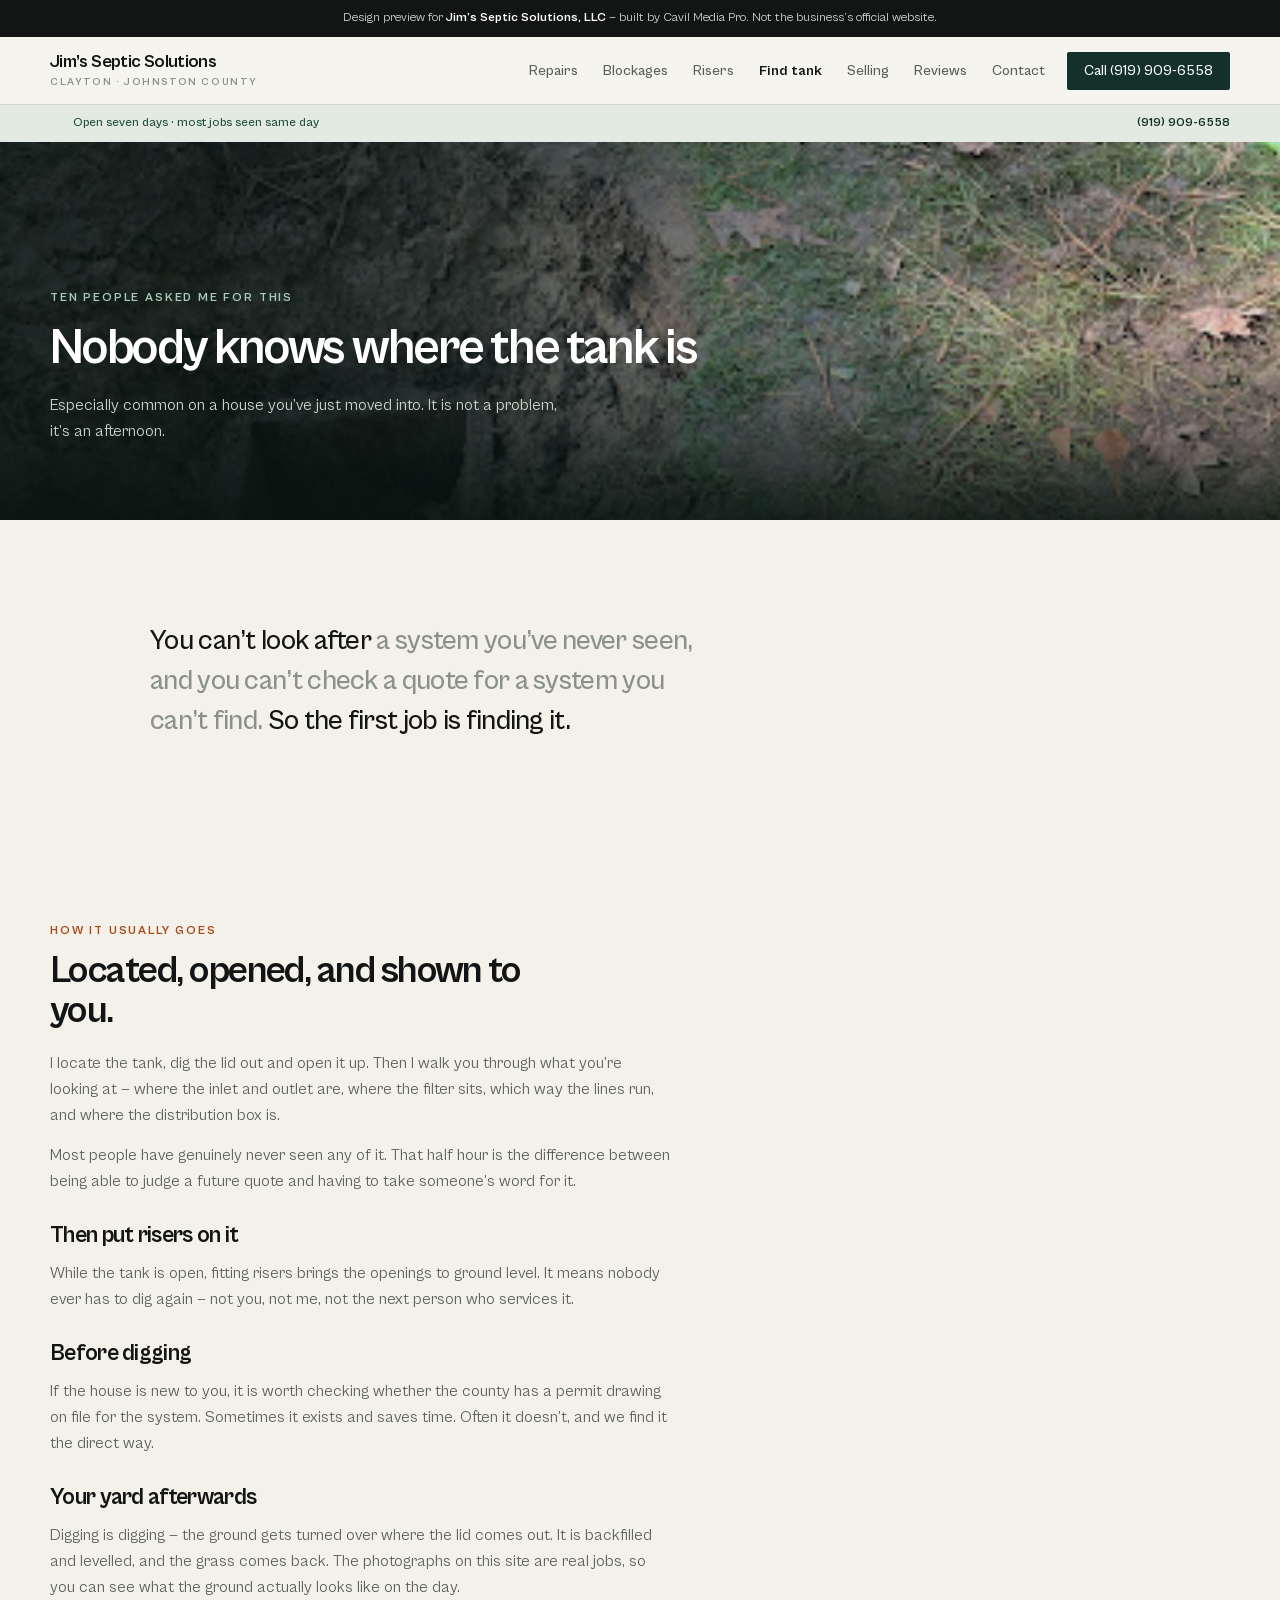
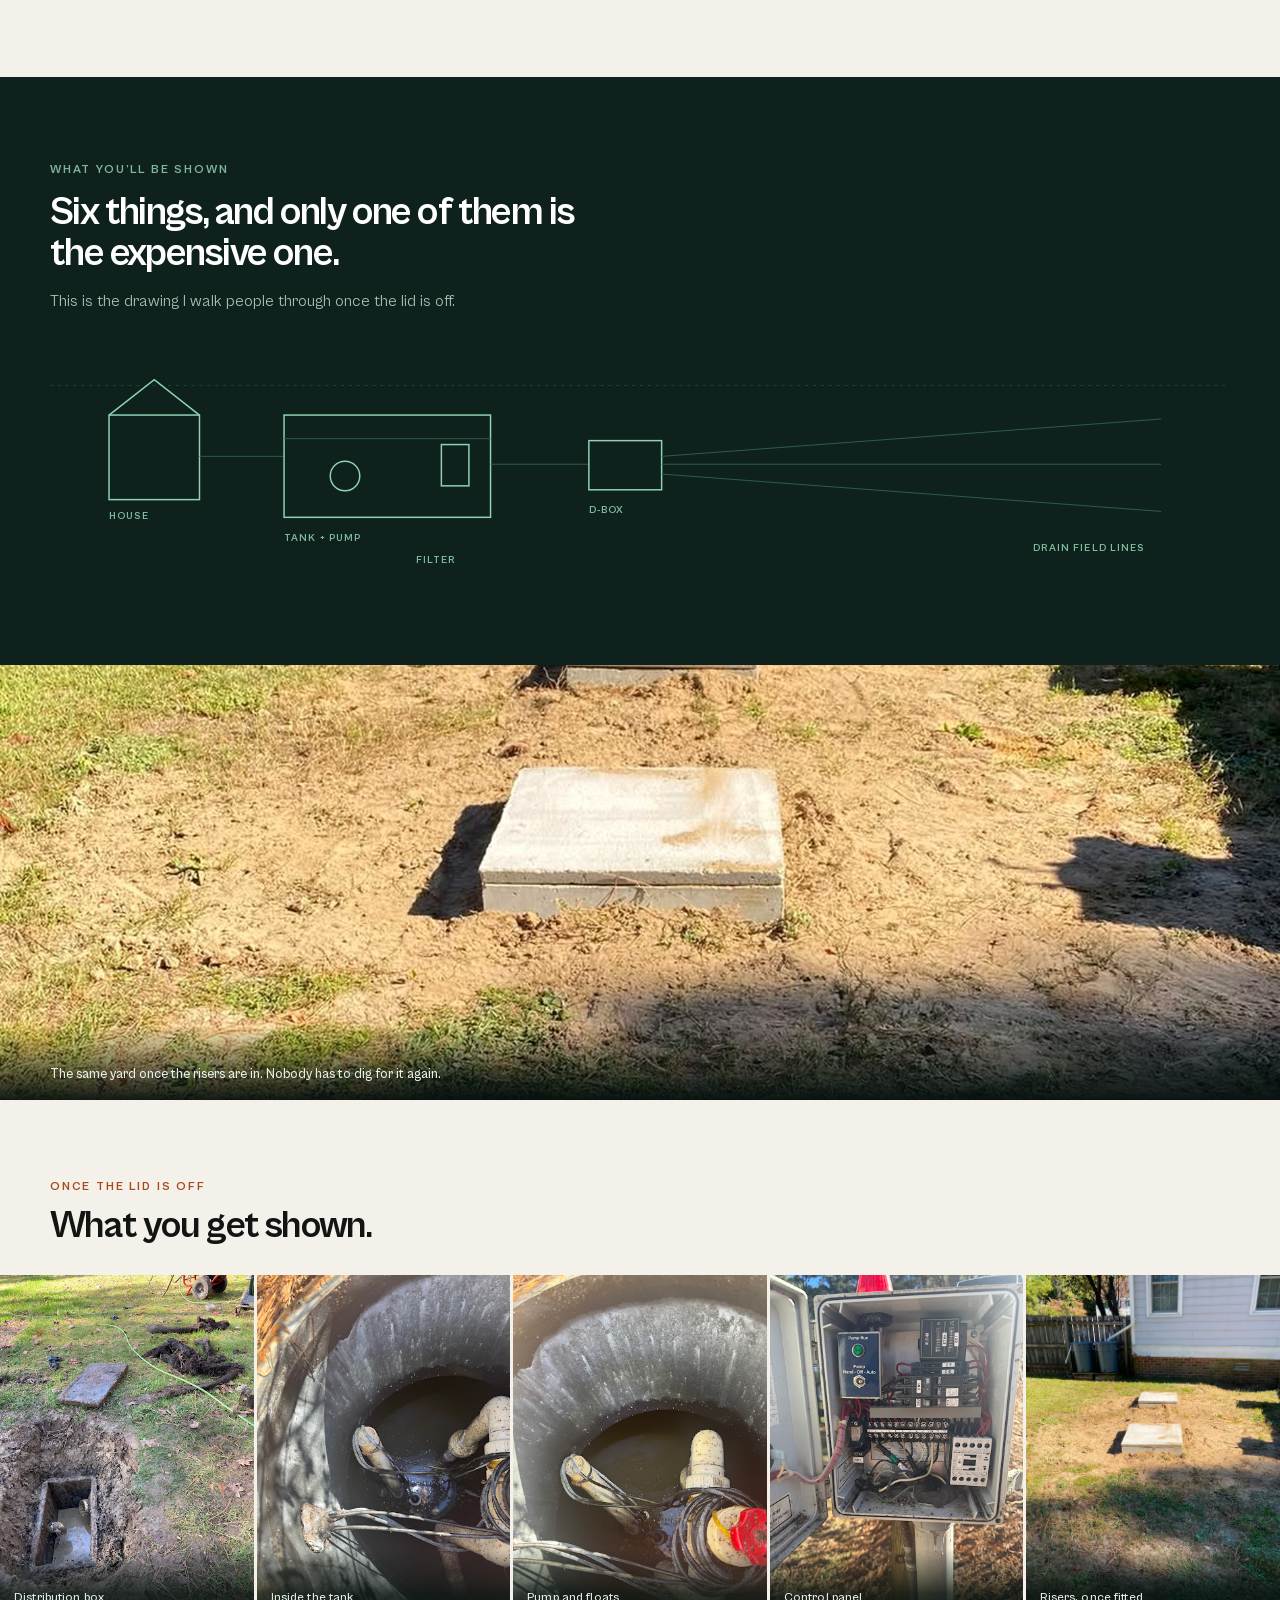
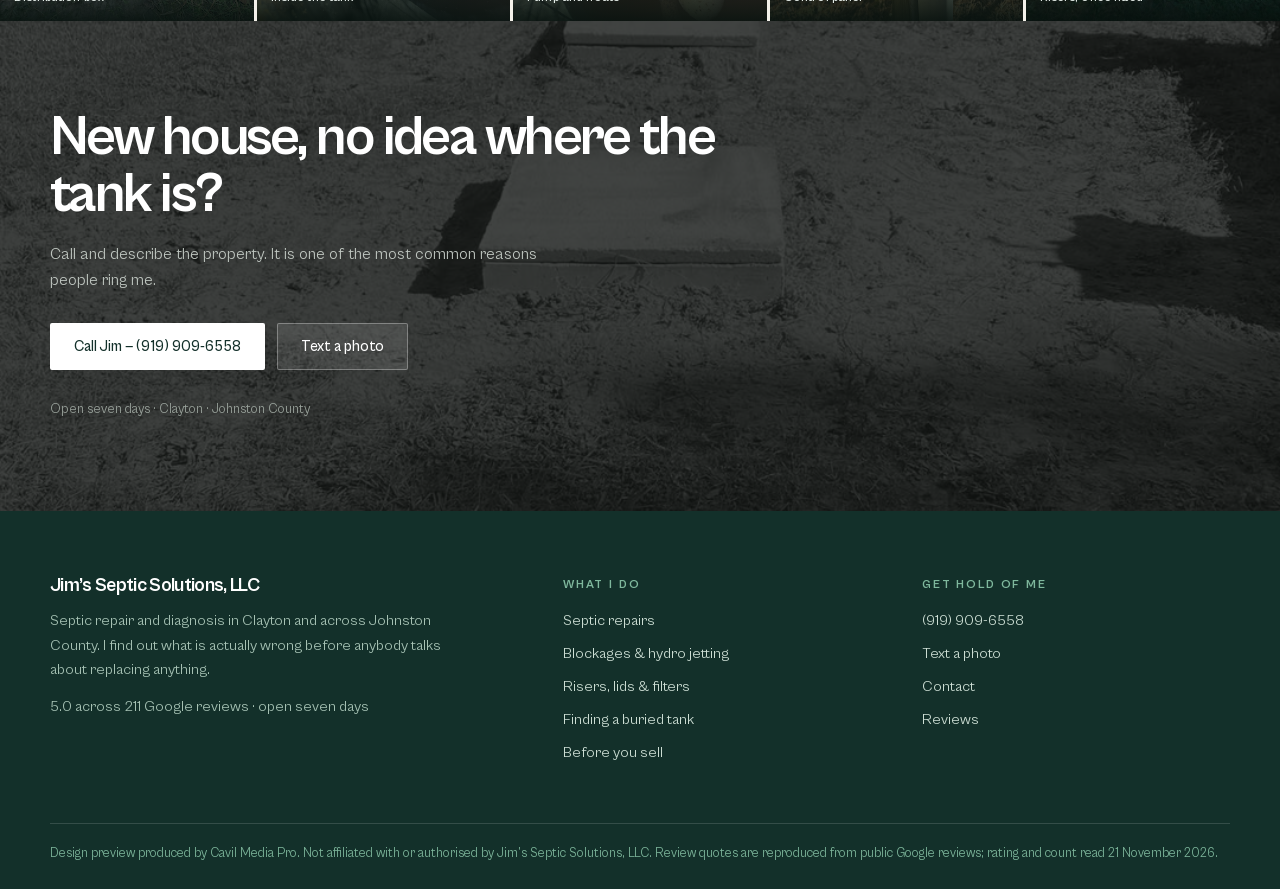
<file: find-your-tank.html>
<!DOCTYPE html>
<html lang="en">
<head>
<meta charset="utf-8">
<meta name="viewport" content="width=device-width,initial-scale=1">
<meta name="robots" content="noindex, nofollow">
<title>Finding a buried septic tank — Clayton & Johnston County, NC</title>
<meta name="description" content="Nobody knows where the tank is? Common on a house you've just bought. Located, dug out, shown to you, and risers fitted so it never happens again.">
<meta property="og:type" content="website">
<meta property="og:title" content="Finding a buried tank — Jim's Septic Solutions">
<meta property="og:description" content="Nobody knows where the tank is? Common on a house you've just bought. Located, dug out, shown to you, and risers fitted so it never happens again.">
<meta property="og:url" content="https://cavilmediapro.github.io/jims-septic-preview/find-your-tank.html">
<meta property="og:image" content="https://cavilmediapro.github.io/jims-septic-preview/og.png">
<meta name="twitter:card" content="summary_large_image">
<link rel="stylesheet" href="site.css">
</head>
<body>
<div class="banner">Design preview for <b>Jim&rsquo;s Septic Solutions, LLC</b> &mdash; built by Cavil Media Pro. Not the business&rsquo;s official website.</div>
<header class="hdr"><div class="in">
  <a class="brand" href="index.html"><b>Jim&rsquo;s Septic Solutions</b><span>Clayton &middot; Johnston County</span></a>
  <button class="menu" aria-expanded="false" aria-controls="nav">Menu</button>
  <nav class="nav" id="nav">
    <a href="repair.html">Repairs</a>
    <a href="blockages.html">Blockages</a>
    <a href="risers.html">Risers</a>
    <a href="find-your-tank.html" aria-current="page">Find tank</a>
    <a href="selling.html">Selling</a>
    <a href="reviews.html">Reviews</a>
    <a href="contact.html">Contact</a>
    <a class="cta" href="tel:+19199096558">Call (919) 909-6558</a>
  </nav>
</div></header>
<div class="strap"><div class="in">
  <span class="dot"></span><span>Open seven days &middot; most jobs seen same day</span>
  <a class="ph" href="tel:+19199096558">(919) 909-6558</a>
</div></div>
<main>
<section class="a01 sm">
  <div class="bg"><img src="img/dbox-dug.jpg" alt="A septic distribution box excavated and opened in a yard" fetchpriority="high"></div>
  <div class="veil"></div>
  <div class="wrap in">
    <p class="kick">Ten people asked me for this</p>
    <h1>Nobody knows where the tank is</h1>
    <p class="lede">Especially common on a house you&rsquo;ve just moved into. It is not a problem, it&rsquo;s an afternoon.</p>
  </div>
</section>

<section class="a03"><div class="wrap-x">
  <p class="up">You can&rsquo;t look after <span class="dim">a system you&rsquo;ve never seen, and you can&rsquo;t check a quote for a system you can&rsquo;t find.</span> So the first job is finding it.</p>
</div></section>

<section class="prose"><div class="wrap">
  <p class="s up">How it usually goes</p>
  <h2 class="up">Located, opened, and shown to you.</h2>
  <div class="up">
  <p>I locate the tank, dig the lid out and open it up. Then I walk you through what you&rsquo;re looking at &mdash; where the inlet and outlet are, where the filter sits, which way the lines run, and where the distribution box is.</p>
  <p>Most people have genuinely never seen any of it. That half hour is the difference between being able to judge a future quote and having to take someone&rsquo;s word for it.</p>
  <h3>Then put risers on it</h3>
  <p>While the tank is open, fitting risers brings the openings to ground level. It means nobody ever has to dig again &mdash; not you, not me, not the next person who services it.</p>
  <h3>Before digging</h3>
  <p>If the house is new to you, it is worth checking whether the county has a permit drawing on file for the system. Sometimes it exists and saves time. Often it doesn&rsquo;t, and we find it the direct way.</p>
  <h3>Your yard afterwards</h3>
  <p>Digging is digging &mdash; the ground gets turned over where the lid comes out. It is backfilled and levelled, and the grass comes back. The photographs on this site are real jobs, so you can see what the ground actually looks like on the day.</p>
  </div>
</div></section>

<section class="a07"><div class="wrap">
  <p class="s">What you&rsquo;ll be shown</p>
  <h3>Six things, and only one of them is the expensive one.</h3>
  <p class="sub">This is the drawing I walk people through once the lid is off.</p>
  <div class="draw up">
  <svg viewBox="0 52 1200 226" role="img" aria-label="Cutaway drawing of a septic system: house, tank, pump and floats, effluent filter, distribution box and drain field lines">
    <line class="gl" x1="0" y1="78" x2="1200" y2="78"/>
    <rect class="ob" x="60" y="108" width="92" height="86"/>
    <path class="ob" d="M60 108 L106 72 L152 108"/>
    <text class="ann" x="60" y="214">HOUSE</text>
    <line class="ln" x1="152" y1="150" x2="238" y2="150"/>
    <rect class="ob" x="238" y="108" width="210" height="104"/>
    <line class="ln" x1="238" y1="132" x2="448" y2="132"/>
    <circle class="ob" cx="300" cy="170" r="15"/>
    <text class="ann" x="238" y="236">TANK + PUMP</text>
    <rect class="ob" x="398" y="138" width="28" height="42"/>
    <text class="ann" x="372" y="258">FILTER</text>
    <line class="ln" x1="448" y1="158" x2="548" y2="158"/>
    <rect class="ob" x="548" y="134" width="74" height="50"/>
    <text class="ann" x="548" y="208">D-BOX</text>
    <line class="ln" x1="622" y1="150" x2="1130" y2="112"/>
    <line class="ln" x1="622" y1="158" x2="1130" y2="158"/>
    <line class="ln" x1="622" y1="168" x2="1130" y2="206"/>
    <text class="ann" x="1000" y="246">DRAIN FIELD LINES</text>
  </svg>
  </div>
</div></section>

<figure class="fig1 up">
  <img src="img/hero-risers.jpg" alt="Finished septic risers set flush in the lawn after the tank was located" loading="lazy">
  <figcaption><span>The same yard once the risers are in. Nobody has to dig for it again.</span></figcaption>
</figure>


<section class="a06">
  <div class="wrap hd up">
    <p class="s">Once the lid is off</p>
    <h3>What you get shown.</h3>
  </div>
  <div class="strip">
    <figure><img src="img/dbox-dug.jpg" alt="A distribution box excavated and opened in a yard" loading="lazy"><figcaption>Distribution box</figcaption></figure>
    <figure><img src="img/pump-tank.jpg" alt="Looking down into a septic tank at the pump" loading="lazy"><figcaption>Inside the tank</figcaption></figure>
    <figure><img src="img/pump-floats.jpg" alt="A septic pump and floats lifted out" loading="lazy"><figcaption>Pump and floats</figcaption></figure>
    <figure><img src="img/control-panel.jpg" alt="An open septic control panel with wiring exposed" loading="lazy"><figcaption>Control panel</figcaption></figure>
    <figure><img src="img/risers-lawn.jpg" alt="Septic risers set flush in a lawn" loading="lazy"><figcaption>Risers, once fitted</figcaption></figure>
  </div>
</section>

<section class="a12">
  <div class="ph"><img src="img/risers-lawn.jpg" alt="" loading="lazy"></div>
  <div class="wrap">
    <h3>New house, no idea where the tank is?</h3>
    <p>Call and describe the property. It is one of the most common reasons people ring me.</p>
    <div class="acts">
      <a class="btn p" href="tel:+19199096558">Call Jim &mdash; (919) 909-6558</a>
      <a class="btn g" href="sms:+19199096558">Text a photo</a>
    </div>
    <p class="hrs">Open seven days &middot; Clayton &middot; Johnston County</p>
  </div>
</section>
</main>
<footer class="ftr">
  <div class="grid">
    <div>
      <b class="n">Jim&rsquo;s Septic Solutions, LLC</b>
      <p>Septic repair and diagnosis in Clayton and across Johnston County. I find out what is actually wrong before anybody talks about replacing anything.</p>
      <p>5.0 across 211 Google reviews &middot; open seven days</p>
    </div>
    <div>
      <h4>What I do</h4>
      <ul>
        <li><a href="repair.html">Septic repairs</a></li>
        <li><a href="blockages.html">Blockages &amp; hydro jetting</a></li>
        <li><a href="risers.html">Risers, lids &amp; filters</a></li>
        <li><a href="find-your-tank.html">Finding a buried tank</a></li>
        <li><a href="selling.html">Before you sell</a></li>
      </ul>
    </div>
    <div>
      <h4>Get hold of me</h4>
      <ul>
        <li><a href="tel:+19199096558">(919) 909-6558</a></li>
        <li><a href="sms:+19199096558">Text a photo</a></li>
        <li><a href="contact.html">Contact</a></li>
        <li><a href="reviews.html">Reviews</a></li>
      </ul>
    </div>
  </div>
  <div class="base">Design preview produced by Cavil Media Pro. Not affiliated with or authorised by Jim&rsquo;s Septic Solutions, LLC. Review quotes are reproduced from public Google reviews; rating and count read 21 November 2026.</div>
</footer>
<div class="bar2">
  <a class="c" href="tel:+19199096558">Call Jim</a>
  <a class="t" href="sms:+19199096558">Text a photo</a>
</div>
<script src="site.js"></script>
</body>
</html>
</file>
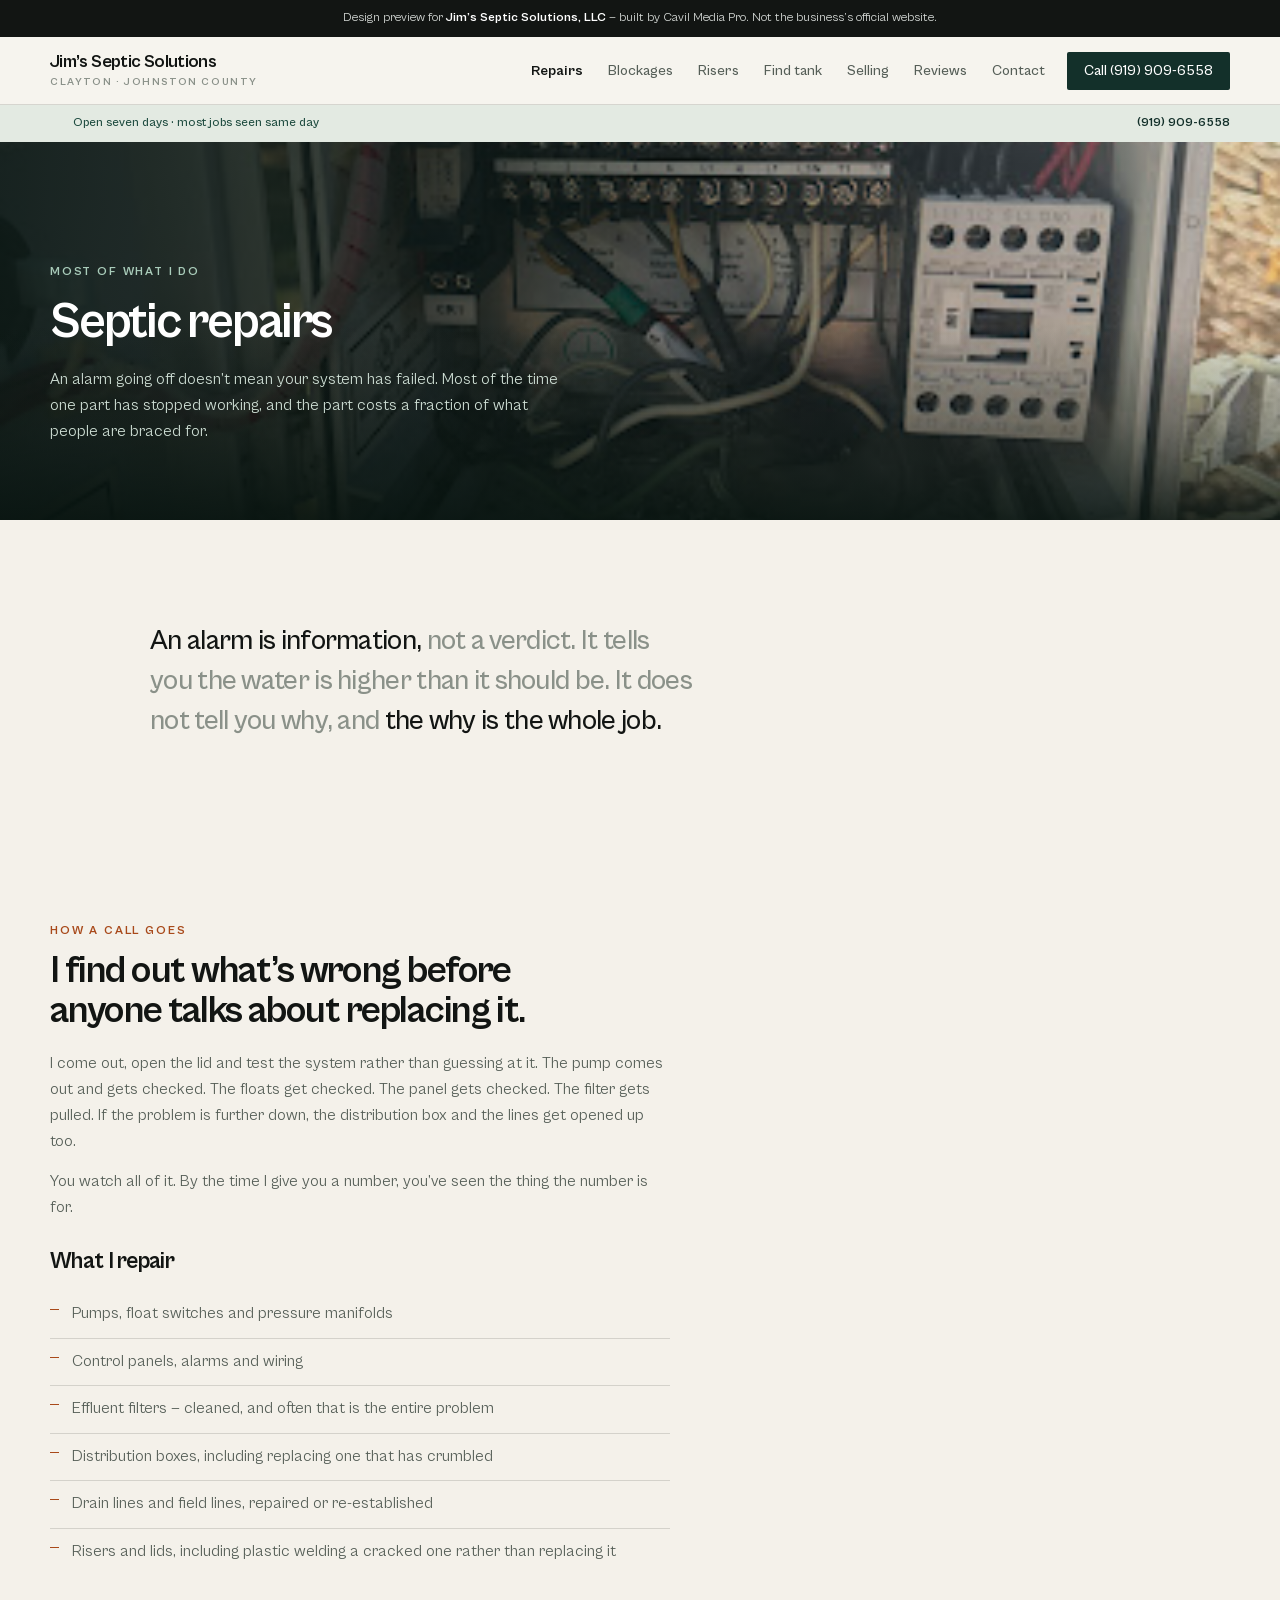
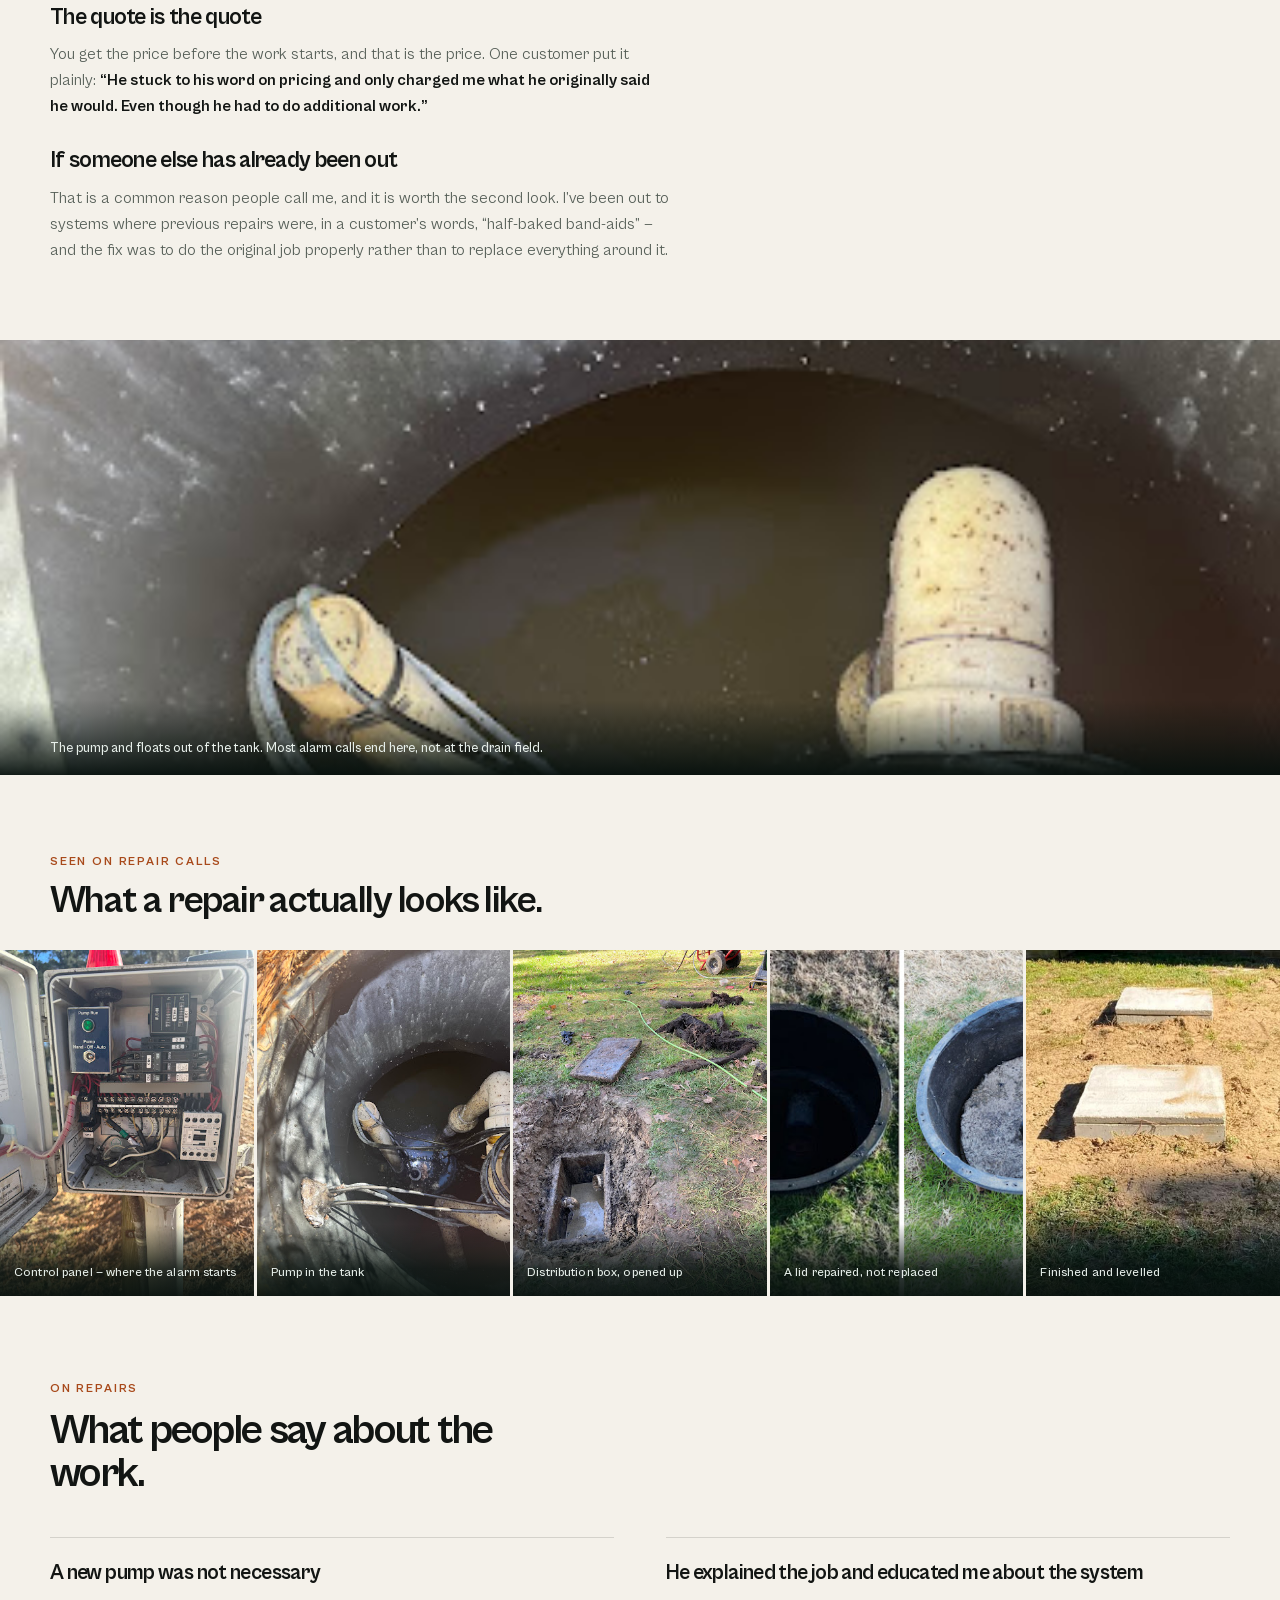
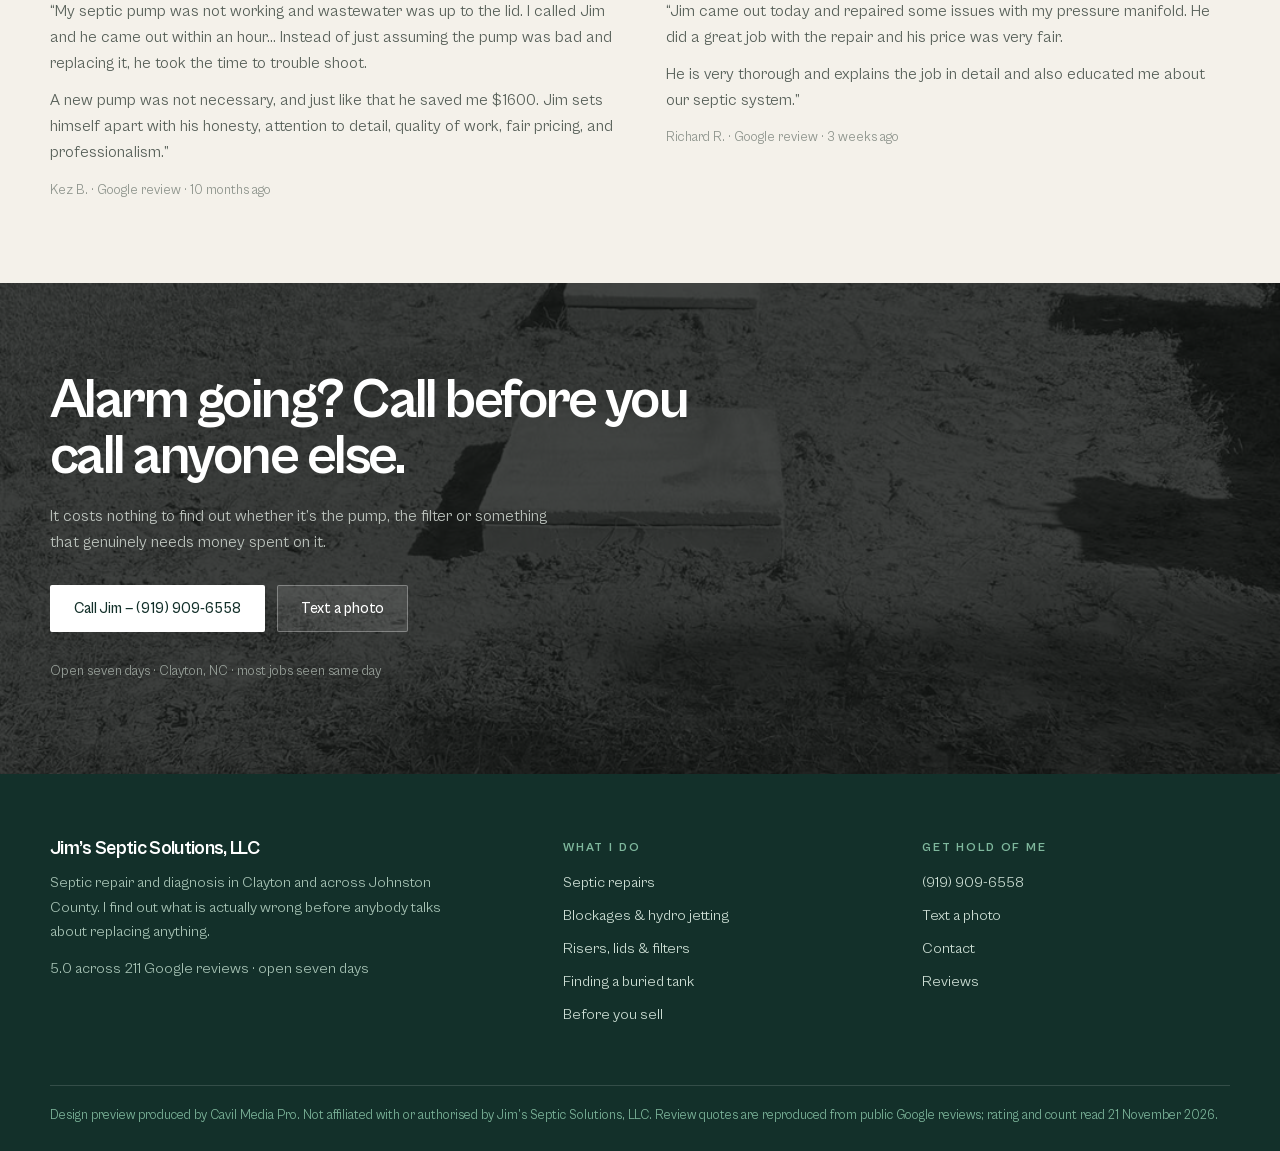
<file: repair.html>
<!DOCTYPE html>
<html lang="en">
<head>
<meta charset="utf-8">
<meta name="viewport" content="width=device-width,initial-scale=1">
<meta name="robots" content="noindex, nofollow">
<title>Septic repairs in Clayton, NC — Jim's Septic Solutions</title>
<meta name="description" content="Pumps, floats, control panels, distribution boxes and drain lines. Diagnosed first, quoted before the work starts. Clayton and Johnston County.">
<meta property="og:type" content="website">
<meta property="og:title" content="Septic repairs — Jim's Septic Solutions">
<meta property="og:description" content="Pumps, floats, control panels, distribution boxes and drain lines. Diagnosed first, quoted before the work starts. Clayton and Johnston County.">
<meta property="og:url" content="https://cavilmediapro.github.io/jims-septic-preview/repair.html">
<meta property="og:image" content="https://cavilmediapro.github.io/jims-septic-preview/og.png">
<meta name="twitter:card" content="summary_large_image">
<link rel="stylesheet" href="site.css">
</head>
<body>
<div class="banner">Design preview for <b>Jim&rsquo;s Septic Solutions, LLC</b> &mdash; built by Cavil Media Pro. Not the business&rsquo;s official website.</div>
<header class="hdr"><div class="in">
  <a class="brand" href="index.html"><b>Jim&rsquo;s Septic Solutions</b><span>Clayton &middot; Johnston County</span></a>
  <button class="menu" aria-expanded="false" aria-controls="nav">Menu</button>
  <nav class="nav" id="nav">
    <a href="repair.html" aria-current="page">Repairs</a>
    <a href="blockages.html">Blockages</a>
    <a href="risers.html">Risers</a>
    <a href="find-your-tank.html">Find tank</a>
    <a href="selling.html">Selling</a>
    <a href="reviews.html">Reviews</a>
    <a href="contact.html">Contact</a>
    <a class="cta" href="tel:+19199096558">Call (919) 909-6558</a>
  </nav>
</div></header>
<div class="strap"><div class="in">
  <span class="dot"></span><span>Open seven days &middot; most jobs seen same day</span>
  <a class="ph" href="tel:+19199096558">(919) 909-6558</a>
</div></div>
<main>
<section class="a01 sm">
  <div class="bg"><img src="img/control-panel.jpg" alt="An open septic control panel with its wiring and breakers exposed" fetchpriority="high"></div>
  <div class="veil"></div>
  <div class="wrap in">
    <p class="kick">Most of what I do</p>
    <h1>Septic repairs</h1>
    <p class="lede">An alarm going off doesn&rsquo;t mean your system has failed. Most of the time one part has stopped working, and the part costs a fraction of what people are braced for.</p>
  </div>
</section>

<section class="a03"><div class="wrap-x">
  <p class="up">An alarm is information, <span class="dim">not a verdict. It tells you the water is higher than it should be. It does not tell you why, and</span> the why is the whole job.</p>
</div></section>

<section class="prose"><div class="wrap">
  <p class="s up">How a call goes</p>
  <h2 class="up">I find out what&rsquo;s wrong before anyone talks about replacing it.</h2>
  <div class="up">
  <p>I come out, open the lid and test the system rather than guessing at it. The pump comes out and gets checked. The floats get checked. The panel gets checked. The filter gets pulled. If the problem is further down, the distribution box and the lines get opened up too.</p>
  <p>You watch all of it. By the time I give you a number, you&rsquo;ve seen the thing the number is for.</p>
  <h3>What I repair</h3>
  <ul>
    <li>Pumps, float switches and pressure manifolds</li>
    <li>Control panels, alarms and wiring</li>
    <li>Effluent filters &mdash; cleaned, and often that is the entire problem</li>
    <li>Distribution boxes, including replacing one that has crumbled</li>
    <li>Drain lines and field lines, repaired or re-established</li>
    <li>Risers and lids, including plastic welding a cracked one rather than replacing it</li>
  </ul>
  <h3>The quote is the quote</h3>
  <p>You get the price before the work starts, and that is the price. One customer put it plainly: <strong>&ldquo;He stuck to his word on pricing and only charged me what he originally said he would. Even though he had to do additional work.&rdquo;</strong></p>
  <h3>If someone else has already been out</h3>
  <p>That is a common reason people call me, and it is worth the second look. I&rsquo;ve been out to systems where previous repairs were, in a customer&rsquo;s words, &ldquo;half-baked band-aids&rdquo; &mdash; and the fix was to do the original job properly rather than to replace everything around it.</p>
  </div>
</div></section>

<figure class="fig1 up">
  <img src="img/pump-floats.jpg" alt="A septic pump and its float switches lifted out of the tank for testing" loading="lazy">
  <figcaption><span>The pump and floats out of the tank. Most alarm calls end here, not at the drain field.</span></figcaption>
</figure>


<section class="a06">
  <div class="wrap hd up">
    <p class="s">Seen on repair calls</p>
    <h3>What a repair actually looks like.</h3>
  </div>
  <div class="strip">
    <figure><img src="img/control-panel.jpg" alt="An open septic control panel with its wiring and breakers exposed" loading="lazy"><figcaption>Control panel &mdash; where the alarm starts</figcaption></figure>
    <figure><img src="img/pump-tank.jpg" alt="Looking down into a septic tank at the pump and plumbing" loading="lazy"><figcaption>Pump in the tank</figcaption></figure>
    <figure><img src="img/dbox-dug.jpg" alt="A distribution box excavated and opened in a yard" loading="lazy"><figcaption>Distribution box, opened up</figcaption></figure>
    <figure><img src="img/riser-repair.jpg" alt="A cracked riser opening beside the same opening repaired" loading="lazy"><figcaption>A lid repaired, not replaced</figcaption></figure>
    <figure><img src="img/hero-risers.jpg" alt="Finished septic risers set flush in a lawn" loading="lazy"><figcaption>Finished and levelled</figcaption></figure>
  </div>
</section>

<section class="a10"><div class="wrap">
  <div class="hd up"><p class="s">On repairs</p><h3>What people say about the work.</h3></div>
  <div class="arts">
    <article class="up">
      <h4>A new pump was not necessary</h4>
      <blockquote>
        <p>&ldquo;My septic pump was not working and wastewater was up to the lid. I called Jim and he came out within an hour&hellip; Instead of just assuming the pump was bad and replacing it, he took the time to trouble shoot.</p>
        <p>A new pump was not necessary, and just like that he saved me $1600. Jim sets himself apart with his honesty, attention to detail, quality of work, fair pricing, and professionalism.&rdquo;</p>
      </blockquote>
      <cite>Kez B. &middot; Google review &middot; 10 months ago</cite>
    </article>
    <article class="up">
      <h4>He explained the job and educated me about the system</h4>
      <blockquote>
        <p>&ldquo;Jim came out today and repaired some issues with my pressure manifold. He did a great job with the repair and his price was very fair.</p>
        <p>He is very thorough and explains the job in detail and also educated me about our septic system.&rdquo;</p>
      </blockquote>
      <cite>Richard R. &middot; Google review &middot; 3 weeks ago</cite>
    </article>
  </div>
</div></section>

<section class="a12">
  <div class="ph"><img src="img/risers-lawn.jpg" alt="" loading="lazy"></div>
  <div class="wrap">
    <h3>Alarm going? Call before you call anyone else.</h3>
    <p>It costs nothing to find out whether it&rsquo;s the pump, the filter or something that genuinely needs money spent on it.</p>
    <div class="acts">
      <a class="btn p" href="tel:+19199096558">Call Jim &mdash; (919) 909-6558</a>
      <a class="btn g" href="sms:+19199096558">Text a photo</a>
    </div>
    <p class="hrs">Open seven days &middot; Clayton, NC &middot; most jobs seen same day</p>
  </div>
</section>
</main>
<footer class="ftr">
  <div class="grid">
    <div>
      <b class="n">Jim&rsquo;s Septic Solutions, LLC</b>
      <p>Septic repair and diagnosis in Clayton and across Johnston County. I find out what is actually wrong before anybody talks about replacing anything.</p>
      <p>5.0 across 211 Google reviews &middot; open seven days</p>
    </div>
    <div>
      <h4>What I do</h4>
      <ul>
        <li><a href="repair.html">Septic repairs</a></li>
        <li><a href="blockages.html">Blockages &amp; hydro jetting</a></li>
        <li><a href="risers.html">Risers, lids &amp; filters</a></li>
        <li><a href="find-your-tank.html">Finding a buried tank</a></li>
        <li><a href="selling.html">Before you sell</a></li>
      </ul>
    </div>
    <div>
      <h4>Get hold of me</h4>
      <ul>
        <li><a href="tel:+19199096558">(919) 909-6558</a></li>
        <li><a href="sms:+19199096558">Text a photo</a></li>
        <li><a href="contact.html">Contact</a></li>
        <li><a href="reviews.html">Reviews</a></li>
      </ul>
    </div>
  </div>
  <div class="base">Design preview produced by Cavil Media Pro. Not affiliated with or authorised by Jim&rsquo;s Septic Solutions, LLC. Review quotes are reproduced from public Google reviews; rating and count read 21 November 2026.</div>
</footer>
<div class="bar2">
  <a class="c" href="tel:+19199096558">Call Jim</a>
  <a class="t" href="sms:+19199096558">Text a photo</a>
</div>
<script src="site.js"></script>
</body>
</html>
</file>
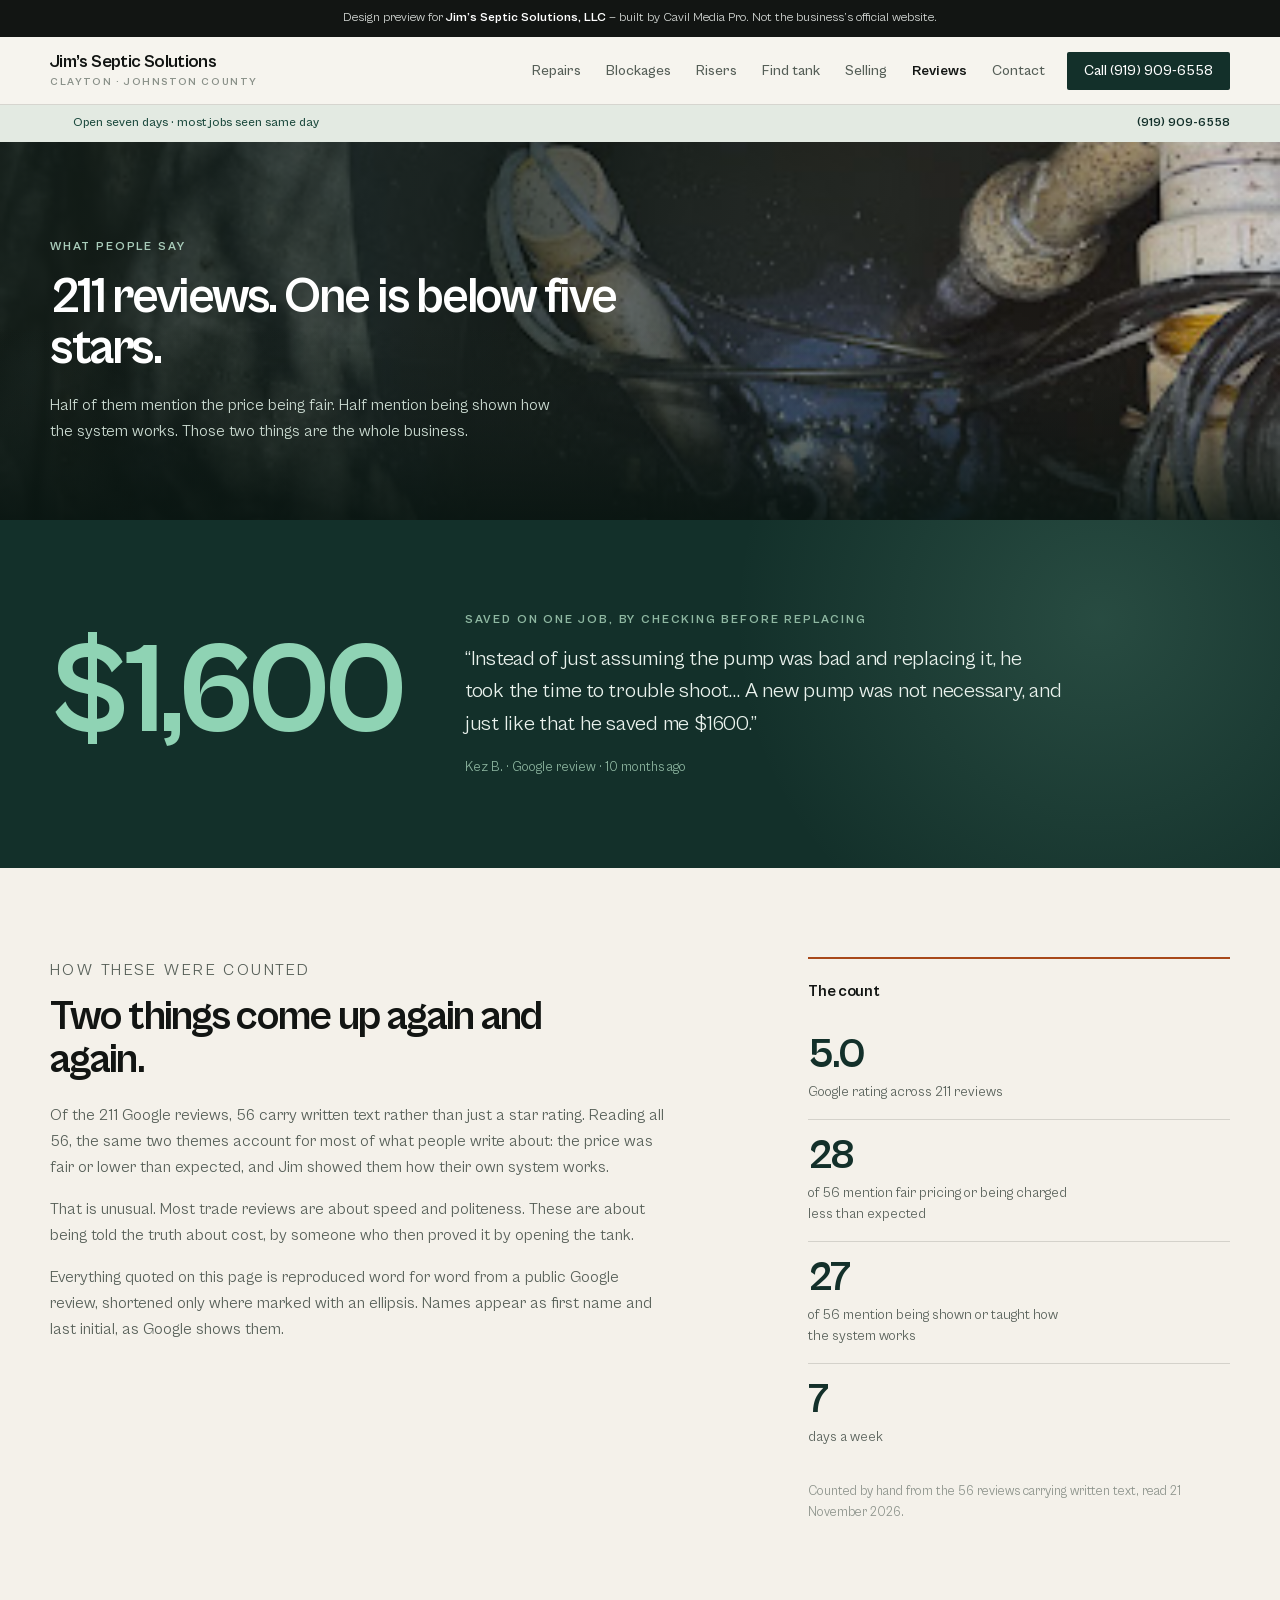
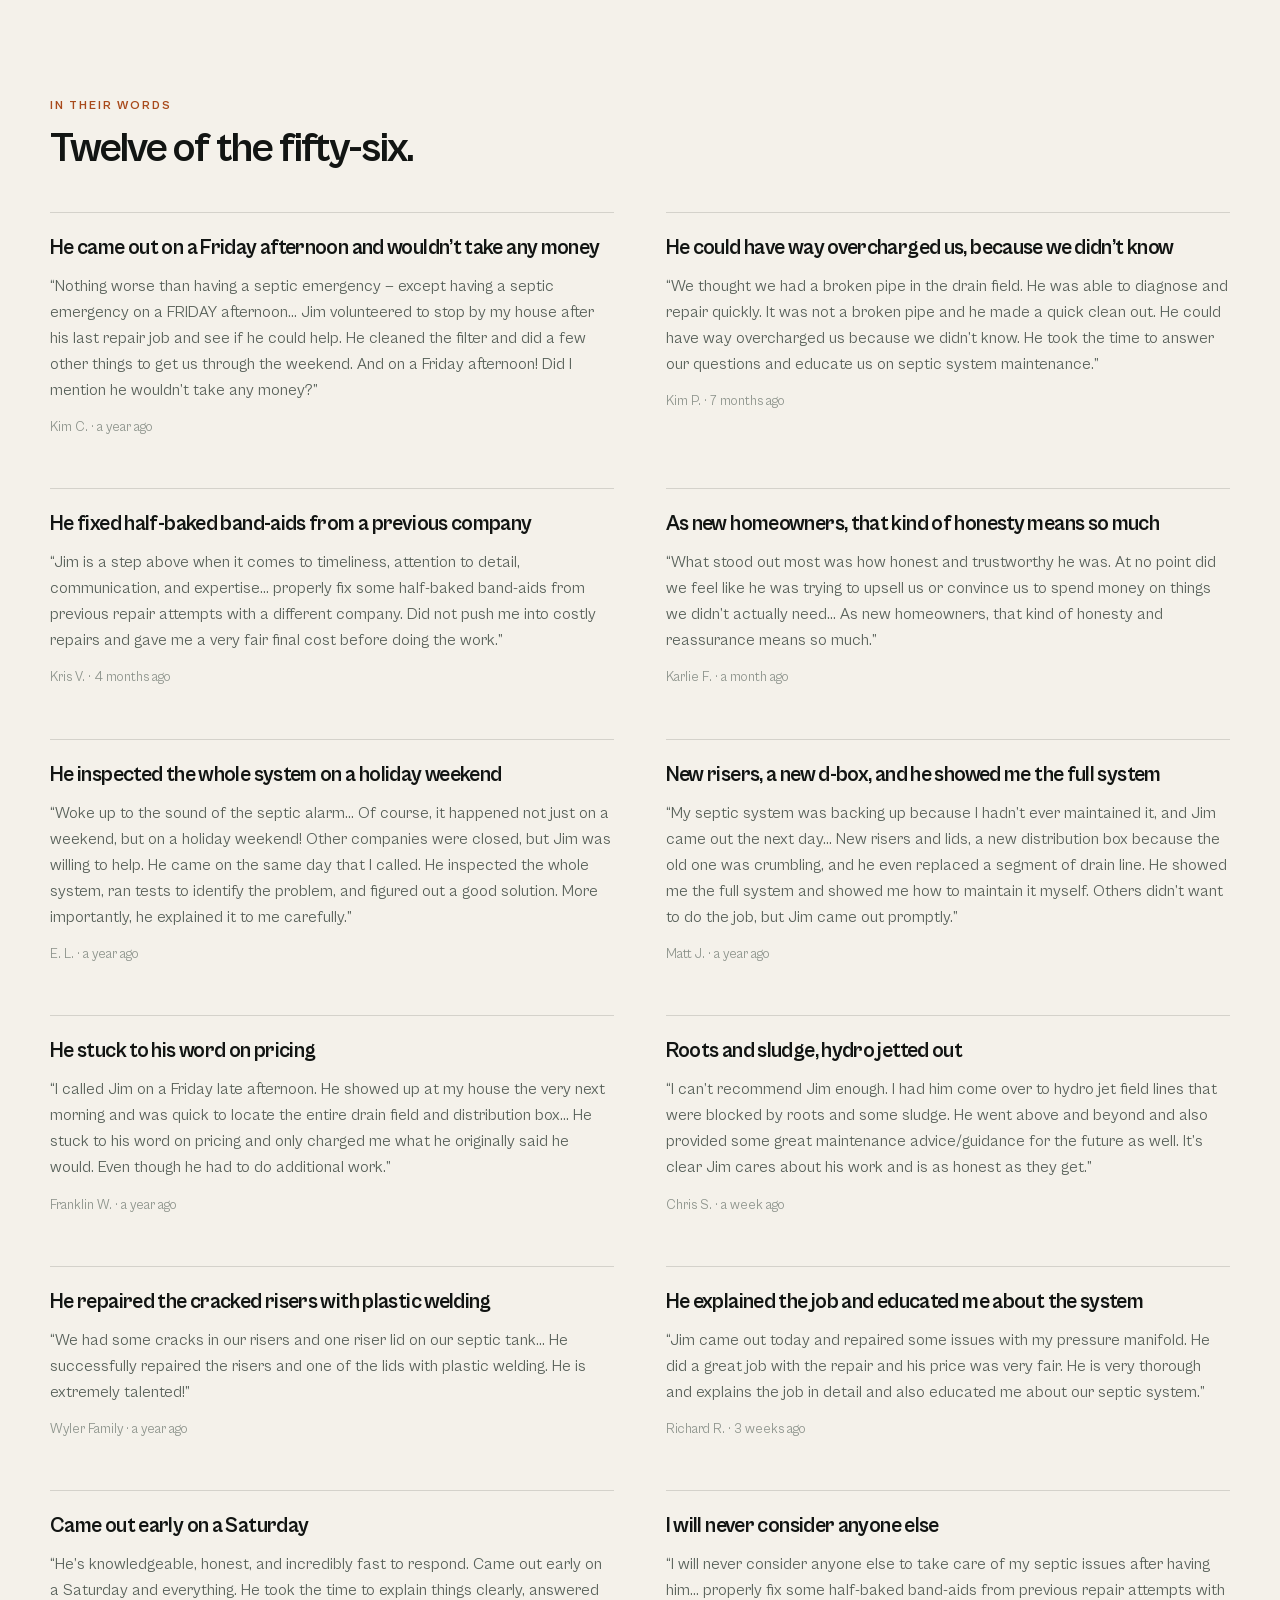
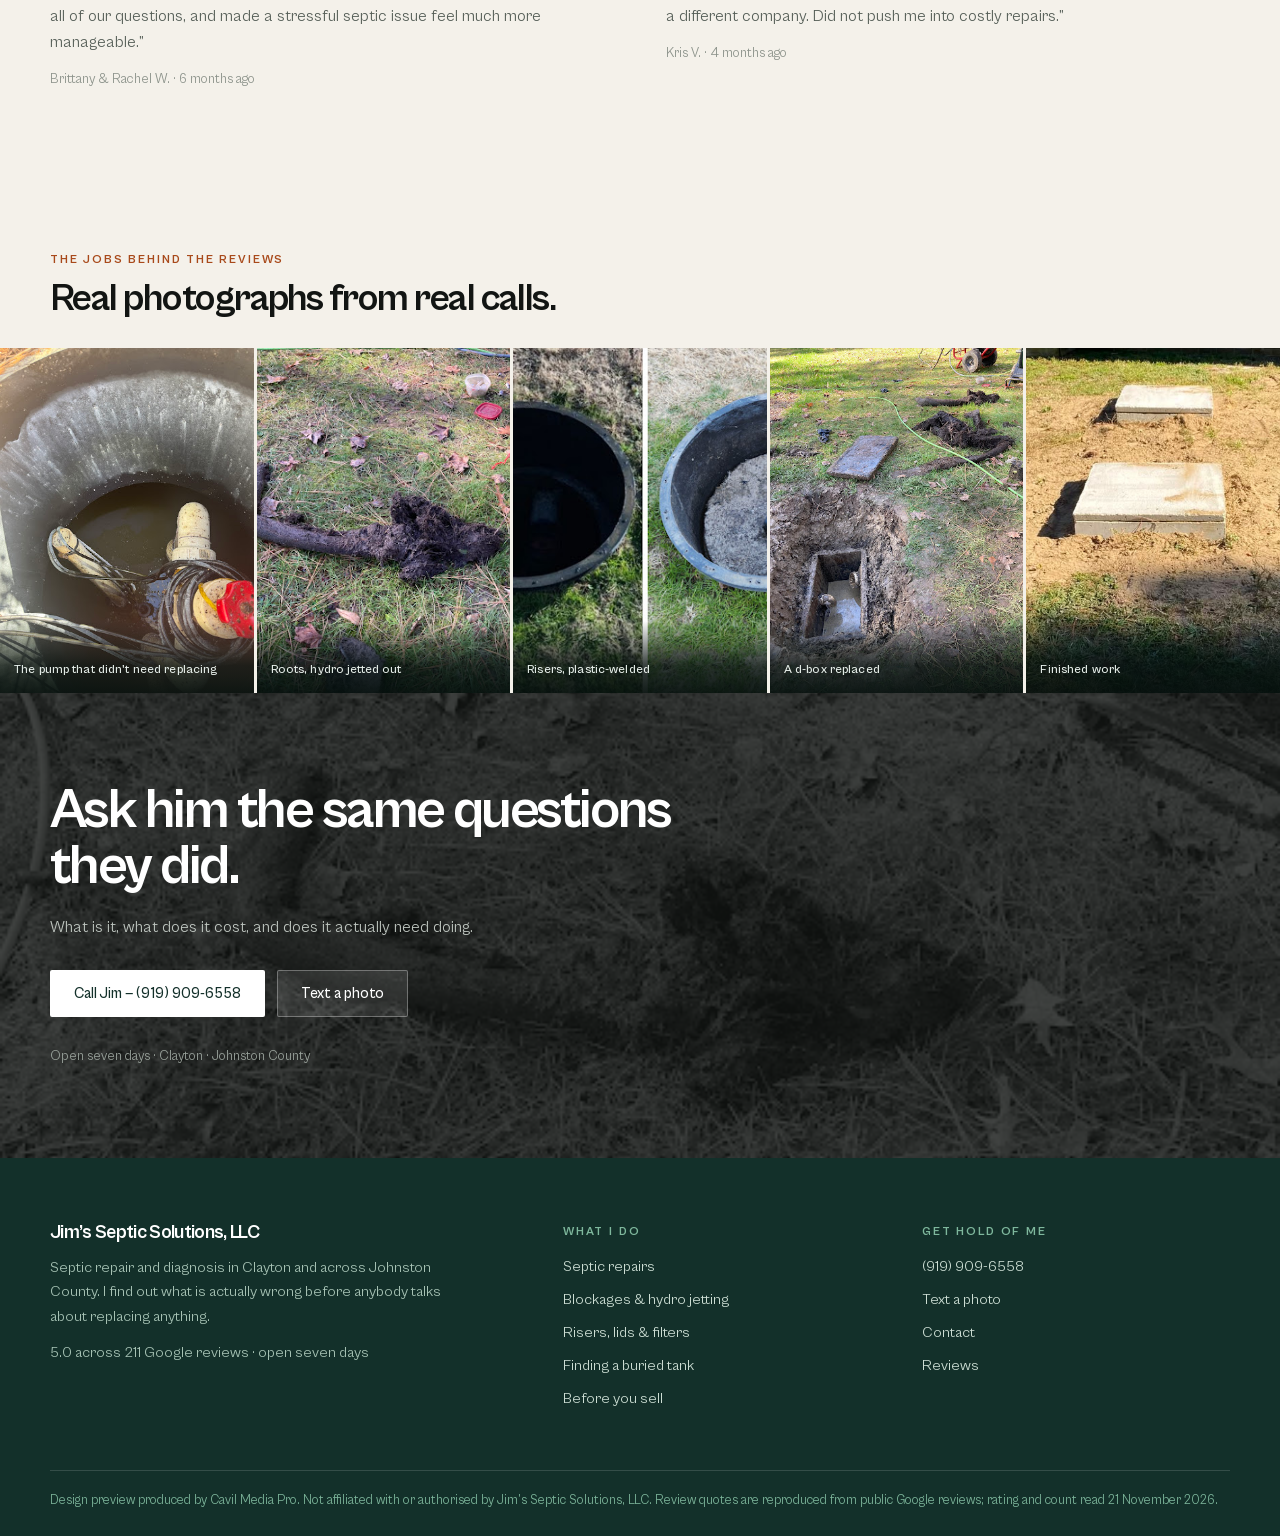
<file: reviews.html>
<!DOCTYPE html>
<html lang="en">
<head>
<meta charset="utf-8">
<meta name="viewport" content="width=device-width,initial-scale=1">
<meta name="robots" content="noindex, nofollow">
<title>Reviews — Jim's Septic Solutions, Clayton NC</title>
<meta name="description" content="211 Google reviews at 5.0. What customers in Clayton, Smithfield and across Johnston County actually say.">
<meta property="og:type" content="website">
<meta property="og:title" content="Reviews — Jim's Septic Solutions">
<meta property="og:description" content="211 Google reviews at 5.0. What customers in Clayton, Smithfield and across Johnston County actually say.">
<meta property="og:url" content="https://cavilmediapro.github.io/jims-septic-preview/reviews.html">
<meta property="og:image" content="https://cavilmediapro.github.io/jims-septic-preview/og.png">
<meta name="twitter:card" content="summary_large_image">
<link rel="stylesheet" href="site.css">
</head>
<body>
<div class="banner">Design preview for <b>Jim&rsquo;s Septic Solutions, LLC</b> &mdash; built by Cavil Media Pro. Not the business&rsquo;s official website.</div>
<header class="hdr"><div class="in">
  <a class="brand" href="index.html"><b>Jim&rsquo;s Septic Solutions</b><span>Clayton &middot; Johnston County</span></a>
  <button class="menu" aria-expanded="false" aria-controls="nav">Menu</button>
  <nav class="nav" id="nav">
    <a href="repair.html">Repairs</a>
    <a href="blockages.html">Blockages</a>
    <a href="risers.html">Risers</a>
    <a href="find-your-tank.html">Find tank</a>
    <a href="selling.html">Selling</a>
    <a href="reviews.html" aria-current="page">Reviews</a>
    <a href="contact.html">Contact</a>
    <a class="cta" href="tel:+19199096558">Call (919) 909-6558</a>
  </nav>
</div></header>
<div class="strap"><div class="in">
  <span class="dot"></span><span>Open seven days &middot; most jobs seen same day</span>
  <a class="ph" href="tel:+19199096558">(919) 909-6558</a>
</div></div>
<main>
<section class="a01 sm">
  <div class="bg"><img src="img/pump-tank.jpg" alt="Looking down into a septic tank at the pump and plumbing" fetchpriority="high"></div>
  <div class="veil"></div>
  <div class="wrap in">
    <p class="kick">What people say</p>
    <h1>211 reviews. One is below five stars.</h1>
    <p class="lede">Half of them mention the price being fair. Half mention being shown how the system works. Those two things are the whole business.</p>
  </div>
</section>

<section class="a04">
  <div class="glow"></div>
  <div class="wrap">
    <div class="fig">$1,600</div>
    <div>
      <p class="lbl">Saved on one job, by checking before replacing</p>
      <blockquote>&ldquo;Instead of just assuming the pump was bad and replacing it, he took the time to trouble shoot&hellip; A new pump was not necessary, and just like that he saved me $1600.&rdquo;</blockquote>
      <cite>Kez B. &middot; Google review &middot; 10 months ago</cite>
    </div>
  </div>
</section>

<section class="a08"><div class="wrap">
  <div class="grid">
    <div class="body up">
      <p class="s">How these were counted</p>
      <h3>Two things come up again and again.</h3>
      <p>Of the 211 Google reviews, 56 carry written text rather than just a star rating. Reading all 56, the same two themes account for most of what people write about: the price was fair or lower than expected, and Jim showed them how their own system works.</p>
      <p>That is unusual. Most trade reviews are about speed and politeness. These are about being told the truth about cost, by someone who then proved it by opening the tank.</p>
      <p>Everything quoted on this page is reproduced word for word from a public Google review, shortened only where marked with an ellipsis. Names appear as first name and last initial, as Google shows them.</p>
    </div>
    <aside class="up">
      <h4>The count</h4>
      <div class="st"><b>5.0</b><span>Google rating across 211 reviews</span></div>
      <div class="st"><b>28</b><span>of 56 mention fair pricing or being charged less than expected</span></div>
      <div class="st"><b>27</b><span>of 56 mention being shown or taught how the system works</span></div>
      <div class="st"><b>7</b><span>days a week</span></div>
      <p class="src">Counted by hand from the 56 reviews carrying written text, read 21 November 2026.</p>
    </aside>
  </div>
</div></section>

<section class="a10"><div class="wrap">
  <div class="hd up"><p class="s">In their words</p><h3>Twelve of the fifty-six.</h3></div>
  <div class="arts">
    <article class="up">
      <h4>He came out on a Friday afternoon and wouldn&rsquo;t take any money</h4>
      <blockquote><p>&ldquo;Nothing worse than having a septic emergency &mdash; except having a septic emergency on a FRIDAY afternoon&hellip; Jim volunteered to stop by my house after his last repair job and see if he could help. He cleaned the filter and did a few other things to get us through the weekend. And on a Friday afternoon! Did I mention he wouldn&rsquo;t take any money?&rdquo;</p></blockquote>
      <cite>Kim C. &middot; a year ago</cite>
    </article>
    <article class="up">
      <h4>He could have way overcharged us, because we didn&rsquo;t know</h4>
      <blockquote><p>&ldquo;We thought we had a broken pipe in the drain field. He was able to diagnose and repair quickly. It was not a broken pipe and he made a quick clean out. He could have way overcharged us because we didn&rsquo;t know. He took the time to answer our questions and educate us on septic system maintenance.&rdquo;</p></blockquote>
      <cite>Kim P. &middot; 7 months ago</cite>
    </article>
    <article class="up">
      <h4>He fixed half-baked band-aids from a previous company</h4>
      <blockquote><p>&ldquo;Jim is a step above when it comes to timeliness, attention to detail, communication, and expertise&hellip; properly fix some half-baked band-aids from previous repair attempts with a different company. Did not push me into costly repairs and gave me a very fair final cost before doing the work.&rdquo;</p></blockquote>
      <cite>Kris V. &middot; 4 months ago</cite>
    </article>
    <article class="up">
      <h4>As new homeowners, that kind of honesty means so much</h4>
      <blockquote><p>&ldquo;What stood out most was how honest and trustworthy he was. At no point did we feel like he was trying to upsell us or convince us to spend money on things we didn&rsquo;t actually need&hellip; As new homeowners, that kind of honesty and reassurance means so much.&rdquo;</p></blockquote>
      <cite>Karlie F. &middot; a month ago</cite>
    </article>
    <article class="up">
      <h4>He inspected the whole system on a holiday weekend</h4>
      <blockquote><p>&ldquo;Woke up to the sound of the septic alarm&hellip; Of course, it happened not just on a weekend, but on a holiday weekend! Other companies were closed, but Jim was willing to help. He came on the same day that I called. He inspected the whole system, ran tests to identify the problem, and figured out a good solution. More importantly, he explained it to me carefully.&rdquo;</p></blockquote>
      <cite>E. L. &middot; a year ago</cite>
    </article>
    <article class="up">
      <h4>New risers, a new d-box, and he showed me the full system</h4>
      <blockquote><p>&ldquo;My septic system was backing up because I hadn&rsquo;t ever maintained it, and Jim came out the next day&hellip; New risers and lids, a new distribution box because the old one was crumbling, and he even replaced a segment of drain line. He showed me the full system and showed me how to maintain it myself. Others didn&rsquo;t want to do the job, but Jim came out promptly.&rdquo;</p></blockquote>
      <cite>Matt J. &middot; a year ago</cite>
    </article>
    <article class="up">
      <h4>He stuck to his word on pricing</h4>
      <blockquote><p>&ldquo;I called Jim on a Friday late afternoon. He showed up at my house the very next morning and was quick to locate the entire drain field and distribution box&hellip; He stuck to his word on pricing and only charged me what he originally said he would. Even though he had to do additional work.&rdquo;</p></blockquote>
      <cite>Franklin W. &middot; a year ago</cite>
    </article>
    <article class="up">
      <h4>Roots and sludge, hydro jetted out</h4>
      <blockquote><p>&ldquo;I can&rsquo;t recommend Jim enough. I had him come over to hydro jet field lines that were blocked by roots and some sludge. He went above and beyond and also provided some great maintenance advice/guidance for the future as well. It&rsquo;s clear Jim cares about his work and is as honest as they get.&rdquo;</p></blockquote>
      <cite>Chris S. &middot; a week ago</cite>
    </article>
    <article class="up">
      <h4>He repaired the cracked risers with plastic welding</h4>
      <blockquote><p>&ldquo;We had some cracks in our risers and one riser lid on our septic tank&hellip; He successfully repaired the risers and one of the lids with plastic welding. He is extremely talented!&rdquo;</p></blockquote>
      <cite>Wyler Family &middot; a year ago</cite>
    </article>
    <article class="up">
      <h4>He explained the job and educated me about the system</h4>
      <blockquote><p>&ldquo;Jim came out today and repaired some issues with my pressure manifold. He did a great job with the repair and his price was very fair. He is very thorough and explains the job in detail and also educated me about our septic system.&rdquo;</p></blockquote>
      <cite>Richard R. &middot; 3 weeks ago</cite>
    </article>
    <article class="up">
      <h4>Came out early on a Saturday</h4>
      <blockquote><p>&ldquo;He&rsquo;s knowledgeable, honest, and incredibly fast to respond. Came out early on a Saturday and everything. He took the time to explain things clearly, answered all of our questions, and made a stressful septic issue feel much more manageable.&rdquo;</p></blockquote>
      <cite>Brittany &amp; Rachel W. &middot; 6 months ago</cite>
    </article>
    <article class="up">
      <h4>I will never consider anyone else</h4>
      <blockquote><p>&ldquo;I will never consider anyone else to take care of my septic issues after having him&hellip; properly fix some half-baked band-aids from previous repair attempts with a different company. Did not push me into costly repairs.&rdquo;</p></blockquote>
      <cite>Kris V. &middot; 4 months ago</cite>
    </article>
  </div>
</div></section>


<section class="a06">
  <div class="wrap hd up">
    <p class="s">The jobs behind the reviews</p>
    <h3>Real photographs from real calls.</h3>
  </div>
  <div class="strip">
    <figure><img src="img/pump-floats.jpg" alt="A septic pump and floats lifted out of the tank" loading="lazy"><figcaption>The pump that didn't need replacing</figcaption></figure>
    <figure><img src="img/roots.jpg" alt="Tree roots pulled out of a septic drain line" loading="lazy"><figcaption>Roots, hydro jetted out</figcaption></figure>
    <figure><img src="img/riser-repair.jpg" alt="A cracked riser opening beside the same opening repaired" loading="lazy"><figcaption>Risers, plastic-welded</figcaption></figure>
    <figure><img src="img/dbox-dug.jpg" alt="A distribution box excavated and opened in a yard" loading="lazy"><figcaption>A d-box replaced</figcaption></figure>
    <figure><img src="img/hero-risers.jpg" alt="Finished septic risers set flush in a lawn" loading="lazy"><figcaption>Finished work</figcaption></figure>
  </div>
</section>

<section class="a12">
  <div class="ph"><img src="img/roots.jpg" alt="" loading="lazy"></div>
  <div class="wrap">
    <h3>Ask him the same questions they did.</h3>
    <p>What is it, what does it cost, and does it actually need doing.</p>
    <div class="acts">
      <a class="btn p" href="tel:+19199096558">Call Jim &mdash; (919) 909-6558</a>
      <a class="btn g" href="sms:+19199096558">Text a photo</a>
    </div>
    <p class="hrs">Open seven days &middot; Clayton &middot; Johnston County</p>
  </div>
</section>
</main>
<footer class="ftr">
  <div class="grid">
    <div>
      <b class="n">Jim&rsquo;s Septic Solutions, LLC</b>
      <p>Septic repair and diagnosis in Clayton and across Johnston County. I find out what is actually wrong before anybody talks about replacing anything.</p>
      <p>5.0 across 211 Google reviews &middot; open seven days</p>
    </div>
    <div>
      <h4>What I do</h4>
      <ul>
        <li><a href="repair.html">Septic repairs</a></li>
        <li><a href="blockages.html">Blockages &amp; hydro jetting</a></li>
        <li><a href="risers.html">Risers, lids &amp; filters</a></li>
        <li><a href="find-your-tank.html">Finding a buried tank</a></li>
        <li><a href="selling.html">Before you sell</a></li>
      </ul>
    </div>
    <div>
      <h4>Get hold of me</h4>
      <ul>
        <li><a href="tel:+19199096558">(919) 909-6558</a></li>
        <li><a href="sms:+19199096558">Text a photo</a></li>
        <li><a href="contact.html">Contact</a></li>
        <li><a href="reviews.html">Reviews</a></li>
      </ul>
    </div>
  </div>
  <div class="base">Design preview produced by Cavil Media Pro. Not affiliated with or authorised by Jim&rsquo;s Septic Solutions, LLC. Review quotes are reproduced from public Google reviews; rating and count read 21 November 2026.</div>
</footer>
<div class="bar2">
  <a class="c" href="tel:+19199096558">Call Jim</a>
  <a class="t" href="sms:+19199096558">Text a photo</a>
</div>
<script src="site.js"></script>
</body>
</html>
</file>
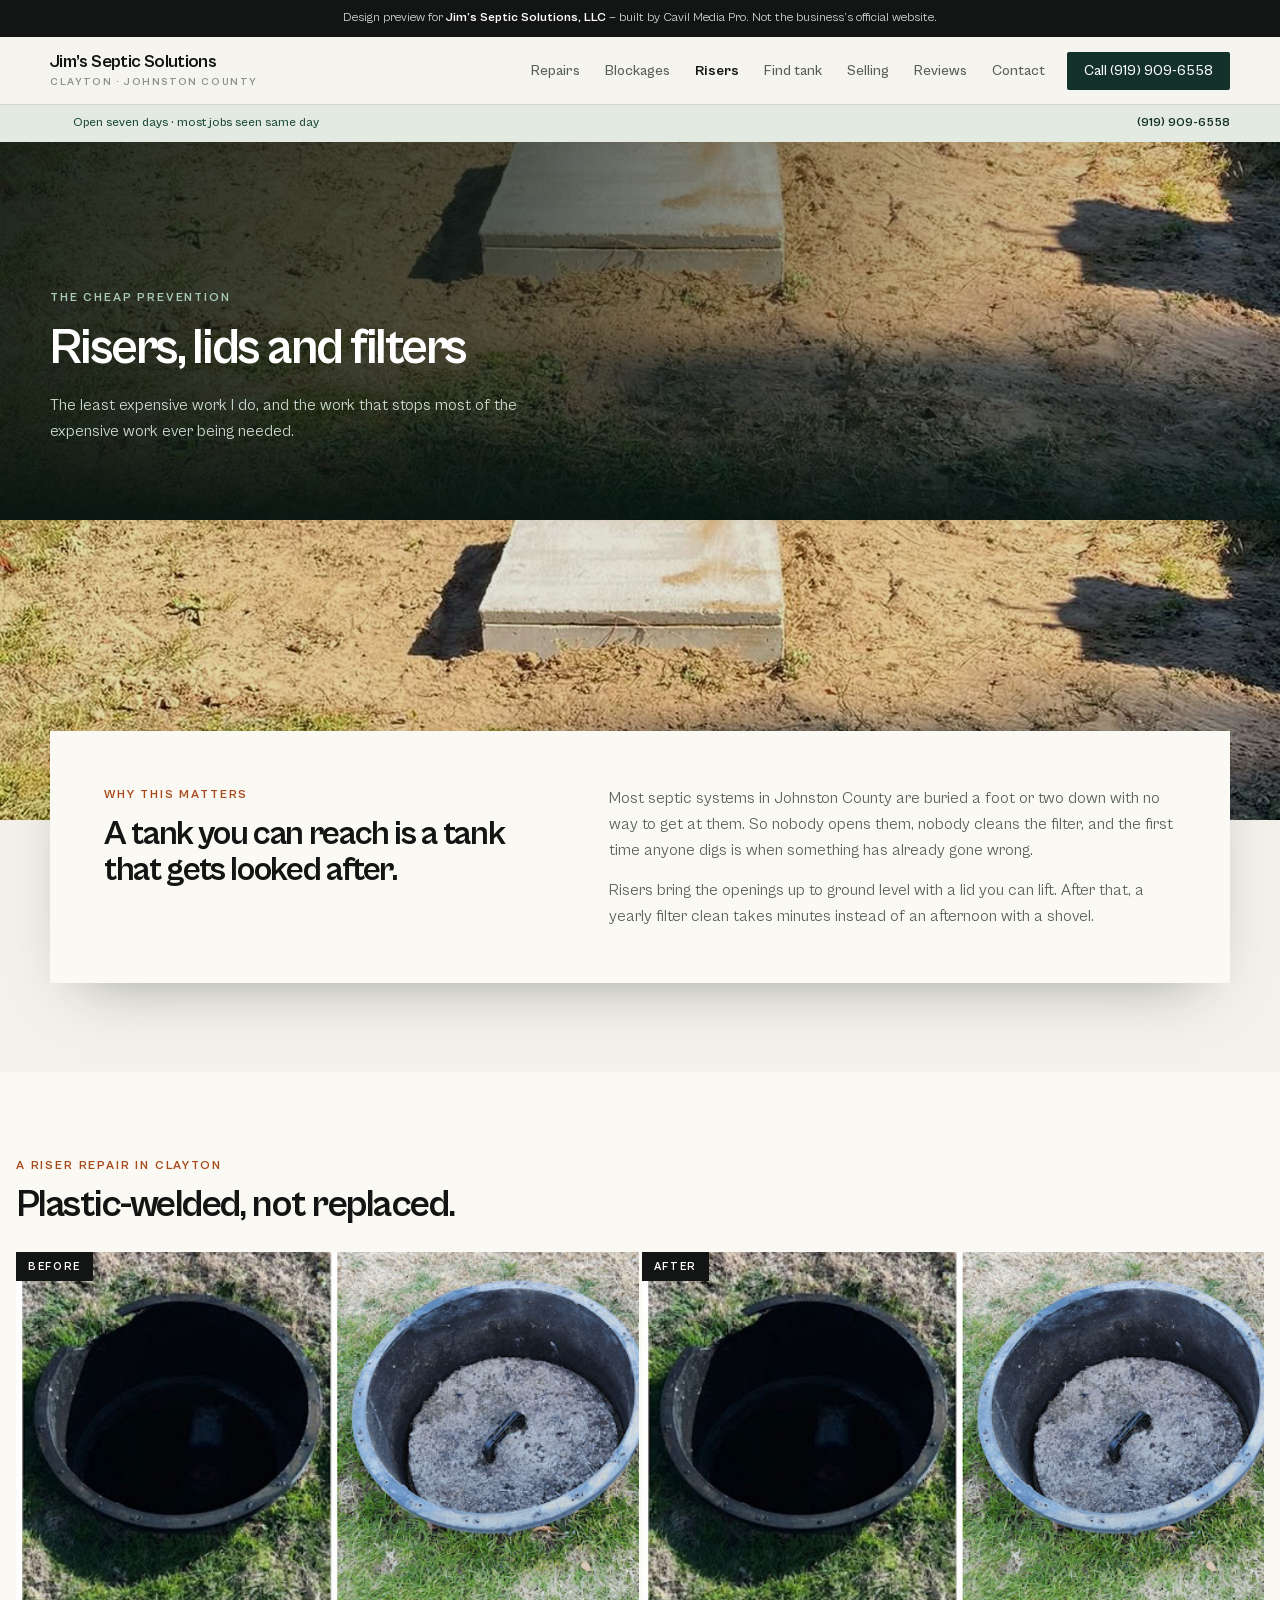
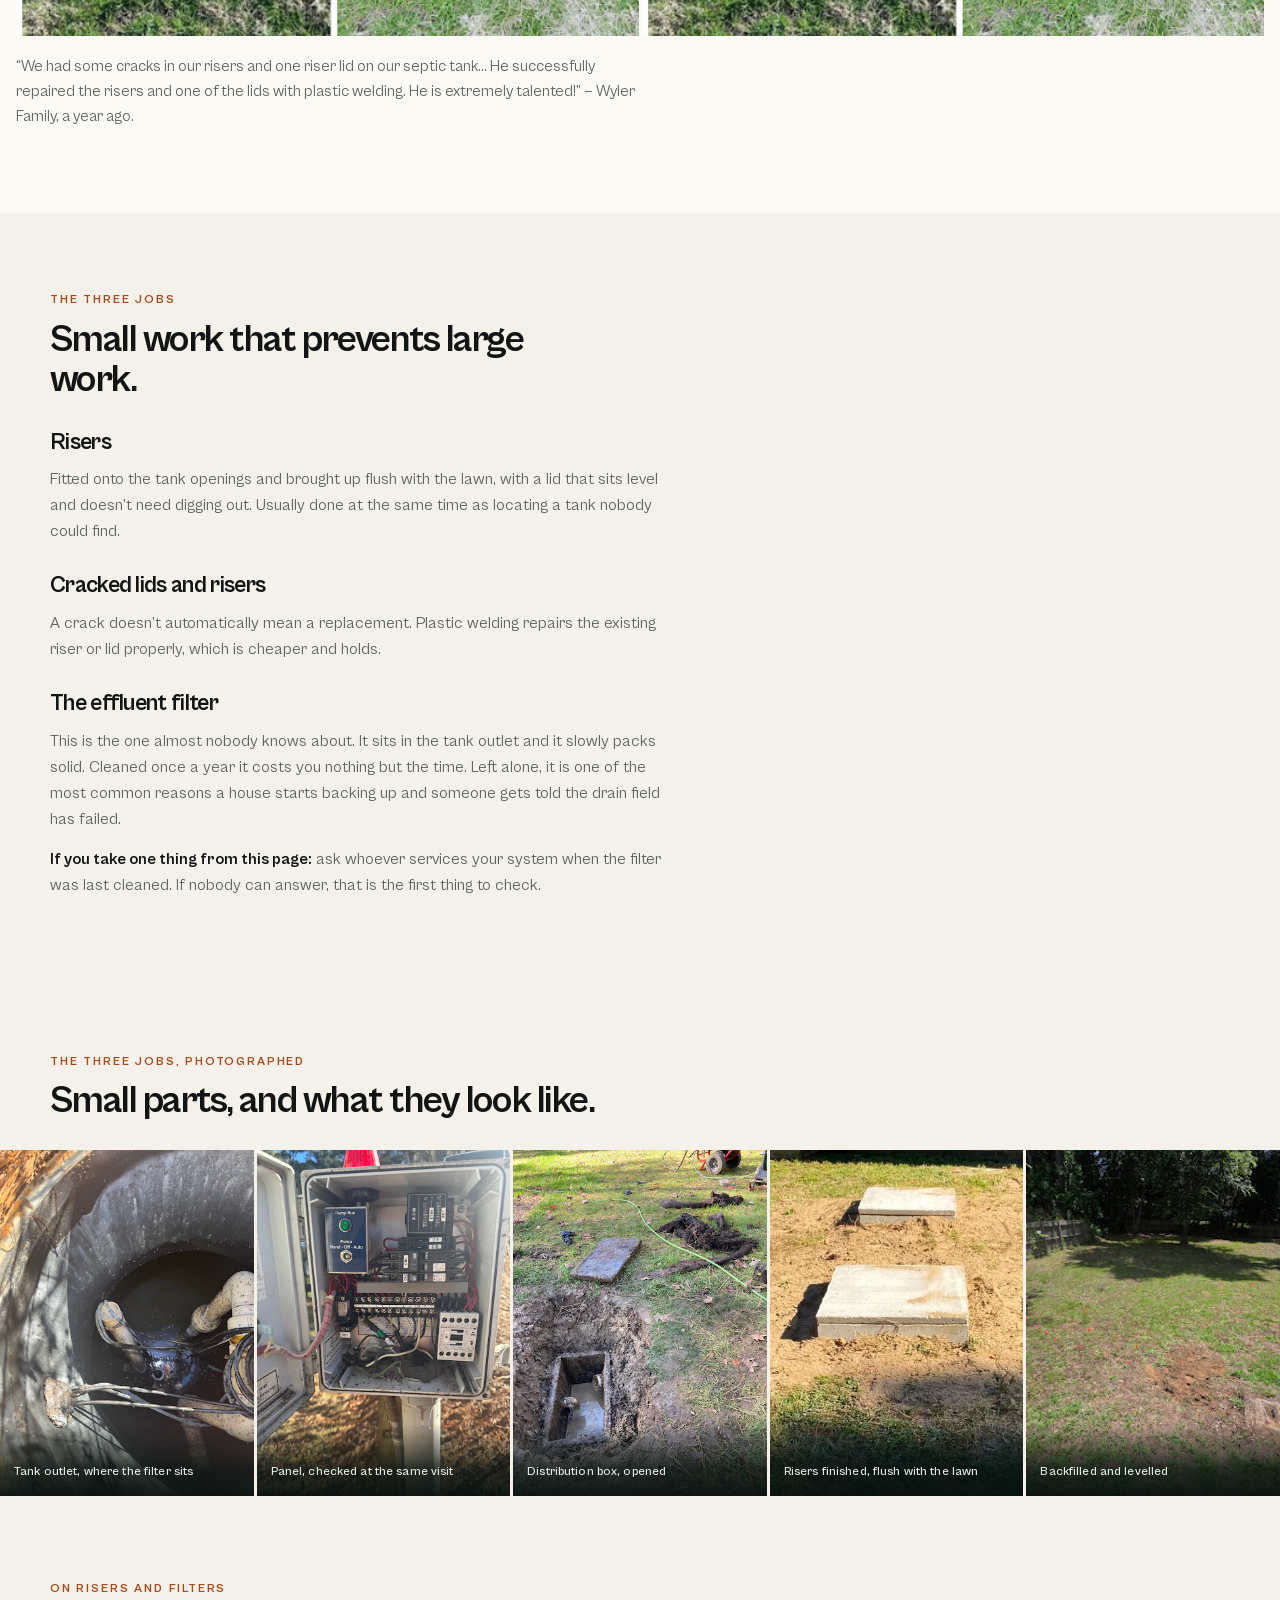
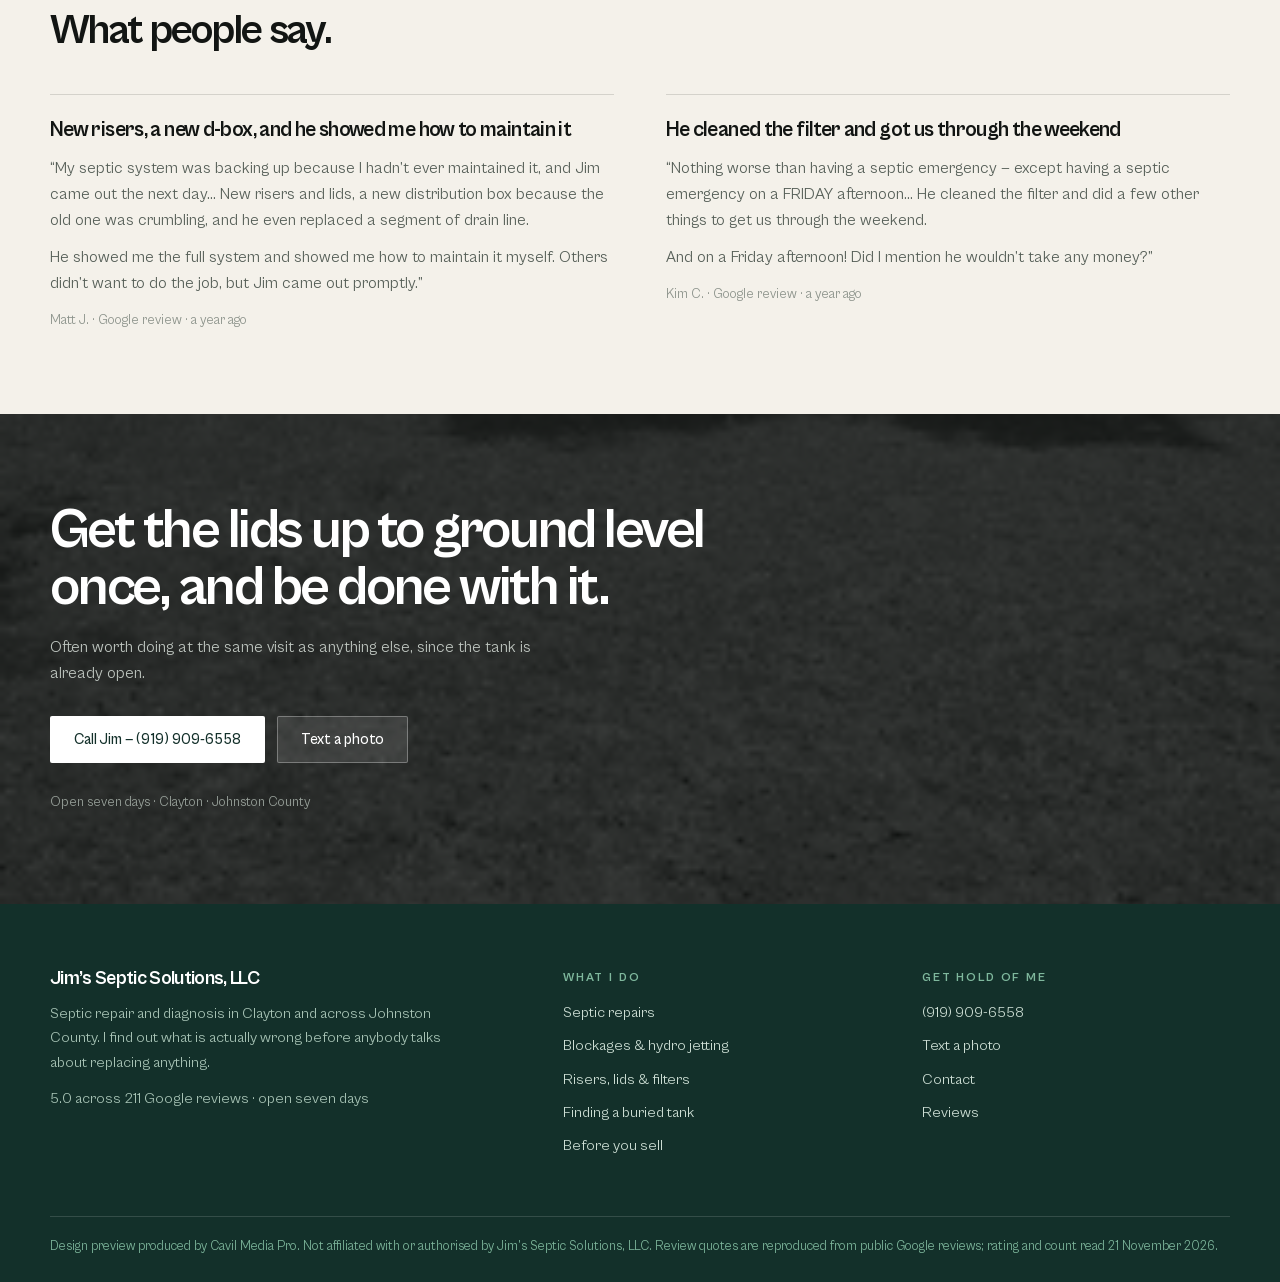
<file: risers.html>
<!DOCTYPE html>
<html lang="en">
<head>
<meta charset="utf-8">
<meta name="viewport" content="width=device-width,initial-scale=1">
<meta name="robots" content="noindex, nofollow">
<title>Septic risers, lids and effluent filters — Clayton, NC</title>
<meta name="description" content="Risers that bring your tank to ground level, lids repaired by plastic welding, and the effluent filter that needs cleaning once a year.">
<meta property="og:type" content="website">
<meta property="og:title" content="Risers, lids & filters — Jim's Septic Solutions">
<meta property="og:description" content="Risers that bring your tank to ground level, lids repaired by plastic welding, and the effluent filter that needs cleaning once a year.">
<meta property="og:url" content="https://cavilmediapro.github.io/jims-septic-preview/risers.html">
<meta property="og:image" content="https://cavilmediapro.github.io/jims-septic-preview/og.png">
<meta name="twitter:card" content="summary_large_image">
<link rel="stylesheet" href="site.css">
</head>
<body>
<div class="banner">Design preview for <b>Jim&rsquo;s Septic Solutions, LLC</b> &mdash; built by Cavil Media Pro. Not the business&rsquo;s official website.</div>
<header class="hdr"><div class="in">
  <a class="brand" href="index.html"><b>Jim&rsquo;s Septic Solutions</b><span>Clayton &middot; Johnston County</span></a>
  <button class="menu" aria-expanded="false" aria-controls="nav">Menu</button>
  <nav class="nav" id="nav">
    <a href="repair.html">Repairs</a>
    <a href="blockages.html">Blockages</a>
    <a href="risers.html" aria-current="page">Risers</a>
    <a href="find-your-tank.html">Find tank</a>
    <a href="selling.html">Selling</a>
    <a href="reviews.html">Reviews</a>
    <a href="contact.html">Contact</a>
    <a class="cta" href="tel:+19199096558">Call (919) 909-6558</a>
  </nav>
</div></header>
<div class="strap"><div class="in">
  <span class="dot"></span><span>Open seven days &middot; most jobs seen same day</span>
  <a class="ph" href="tel:+19199096558">(919) 909-6558</a>
</div></div>
<main>
<section class="a01 sm">
  <div class="bg"><img src="img/risers-lawn.jpg" alt="Septic access risers set flush in a lawn beside a house" fetchpriority="high"></div>
  <div class="veil"></div>
  <div class="wrap in">
    <p class="kick">The cheap prevention</p>
    <h1>Risers, lids and filters</h1>
    <p class="lede">The least expensive work I do, and the work that stops most of the expensive work ever being needed.</p>
  </div>
</section>

<section class="a02"><div class="band"><img src="img/hero-risers.jpg" alt=""></div><div class="wrap">
  <div class="card up">
    <div>
      <p class="s">Why this matters</p>
      <h3>A tank you can reach is a tank that gets looked after.</h3>
    </div>
    <div>
      <p>Most septic systems in Johnston County are buried a foot or two down with no way to get at them. So nobody opens them, nobody cleans the filter, and the first time anyone digs is when something has already gone wrong.</p>
      <p>Risers bring the openings up to ground level with a lid you can lift. After that, a yearly filter clean takes minutes instead of an afternoon with a shovel.</p>
    </div>
  </div>
</div></section>

<section class="a09"><div class="wrap-w">
  <div class="hd up">
    <p class="s">A riser repair in Clayton</p>
    <h3>Plastic-welded, not replaced.</h3>
  </div>
  <div class="pair">
    <figure><span class="tag">Before</span><img src="img/riser-repair.jpg" alt="A cracked septic riser opening before repair" style="object-position:left center" loading="lazy"></figure>
    <figure><span class="tag">After</span><img src="img/riser-repair.jpg" alt="The same riser opening after being plastic-welded and sealed" style="object-position:right center" loading="lazy"></figure>
  </div>
  <p class="note">&ldquo;We had some cracks in our risers and one riser lid on our septic tank&hellip; He successfully repaired the risers and one of the lids with plastic welding. He is extremely talented!&rdquo; &mdash; Wyler Family, a year ago.</p>
</div></section>

<section class="prose"><div class="wrap">
  <p class="s up">The three jobs</p>
  <h2 class="up">Small work that prevents large work.</h2>
  <div class="up">
  <h3>Risers</h3>
  <p>Fitted onto the tank openings and brought up flush with the lawn, with a lid that sits level and doesn&rsquo;t need digging out. Usually done at the same time as locating a tank nobody could find.</p>
  <h3>Cracked lids and risers</h3>
  <p>A crack doesn&rsquo;t automatically mean a replacement. Plastic welding repairs the existing riser or lid properly, which is cheaper and holds.</p>
  <h3>The effluent filter</h3>
  <p>This is the one almost nobody knows about. It sits in the tank outlet and it slowly packs solid. Cleaned once a year it costs you nothing but the time. Left alone, it is one of the most common reasons a house starts backing up and someone gets told the drain field has failed.</p>
  <p><strong>If you take one thing from this page:</strong> ask whoever services your system when the filter was last cleaned. If nobody can answer, that is the first thing to check.</p>
  </div>
</div></section>


<section class="a06">
  <div class="wrap hd up">
    <p class="s">The three jobs, photographed</p>
    <h3>Small parts, and what they look like.</h3>
  </div>
  <div class="strip">
    <figure><img src="img/pump-tank.jpg" alt="Looking down into a septic tank at the outlet and filter housing" loading="lazy"><figcaption>Tank outlet, where the filter sits</figcaption></figure>
    <figure><img src="img/control-panel.jpg" alt="An open septic control panel with wiring exposed" loading="lazy"><figcaption>Panel, checked at the same visit</figcaption></figure>
    <figure><img src="img/dbox-dug.jpg" alt="A distribution box excavated and opened in a yard" loading="lazy"><figcaption>Distribution box, opened</figcaption></figure>
    <figure><img src="img/hero-risers.jpg" alt="Two finished septic risers set flush in a lawn" loading="lazy"><figcaption>Risers finished, flush with the lawn</figcaption></figure>
    <figure><img src="img/yard-after.jpg" alt="A yard levelled and tidy after the work" loading="lazy"><figcaption>Backfilled and levelled</figcaption></figure>
  </div>
</section>

<section class="a10"><div class="wrap">
  <div class="hd up"><p class="s">On risers and filters</p><h3>What people say.</h3></div>
  <div class="arts">
    <article class="up">
      <h4>New risers, a new d-box, and he showed me how to maintain it</h4>
      <blockquote>
        <p>&ldquo;My septic system was backing up because I hadn&rsquo;t ever maintained it, and Jim came out the next day&hellip; New risers and lids, a new distribution box because the old one was crumbling, and he even replaced a segment of drain line.</p>
        <p>He showed me the full system and showed me how to maintain it myself. Others didn&rsquo;t want to do the job, but Jim came out promptly.&rdquo;</p>
      </blockquote>
      <cite>Matt J. &middot; Google review &middot; a year ago</cite>
    </article>
    <article class="up">
      <h4>He cleaned the filter and got us through the weekend</h4>
      <blockquote>
        <p>&ldquo;Nothing worse than having a septic emergency &mdash; except having a septic emergency on a FRIDAY afternoon&hellip; He cleaned the filter and did a few other things to get us through the weekend.</p>
        <p>And on a Friday afternoon! Did I mention he wouldn&rsquo;t take any money?&rdquo;</p>
      </blockquote>
      <cite>Kim C. &middot; Google review &middot; a year ago</cite>
    </article>
  </div>
</div></section>

<section class="a12">
  <div class="ph"><img src="img/yard-after.jpg" alt="" loading="lazy"></div>
  <div class="wrap">
    <h3>Get the lids up to ground level once, and be done with it.</h3>
    <p>Often worth doing at the same visit as anything else, since the tank is already open.</p>
    <div class="acts">
      <a class="btn p" href="tel:+19199096558">Call Jim &mdash; (919) 909-6558</a>
      <a class="btn g" href="sms:+19199096558">Text a photo</a>
    </div>
    <p class="hrs">Open seven days &middot; Clayton &middot; Johnston County</p>
  </div>
</section>
</main>
<footer class="ftr">
  <div class="grid">
    <div>
      <b class="n">Jim&rsquo;s Septic Solutions, LLC</b>
      <p>Septic repair and diagnosis in Clayton and across Johnston County. I find out what is actually wrong before anybody talks about replacing anything.</p>
      <p>5.0 across 211 Google reviews &middot; open seven days</p>
    </div>
    <div>
      <h4>What I do</h4>
      <ul>
        <li><a href="repair.html">Septic repairs</a></li>
        <li><a href="blockages.html">Blockages &amp; hydro jetting</a></li>
        <li><a href="risers.html">Risers, lids &amp; filters</a></li>
        <li><a href="find-your-tank.html">Finding a buried tank</a></li>
        <li><a href="selling.html">Before you sell</a></li>
      </ul>
    </div>
    <div>
      <h4>Get hold of me</h4>
      <ul>
        <li><a href="tel:+19199096558">(919) 909-6558</a></li>
        <li><a href="sms:+19199096558">Text a photo</a></li>
        <li><a href="contact.html">Contact</a></li>
        <li><a href="reviews.html">Reviews</a></li>
      </ul>
    </div>
  </div>
  <div class="base">Design preview produced by Cavil Media Pro. Not affiliated with or authorised by Jim&rsquo;s Septic Solutions, LLC. Review quotes are reproduced from public Google reviews; rating and count read 21 November 2026.</div>
</footer>
<div class="bar2">
  <a class="c" href="tel:+19199096558">Call Jim</a>
  <a class="t" href="sms:+19199096558">Text a photo</a>
</div>
<script src="site.js"></script>
</body>
</html>
</file>
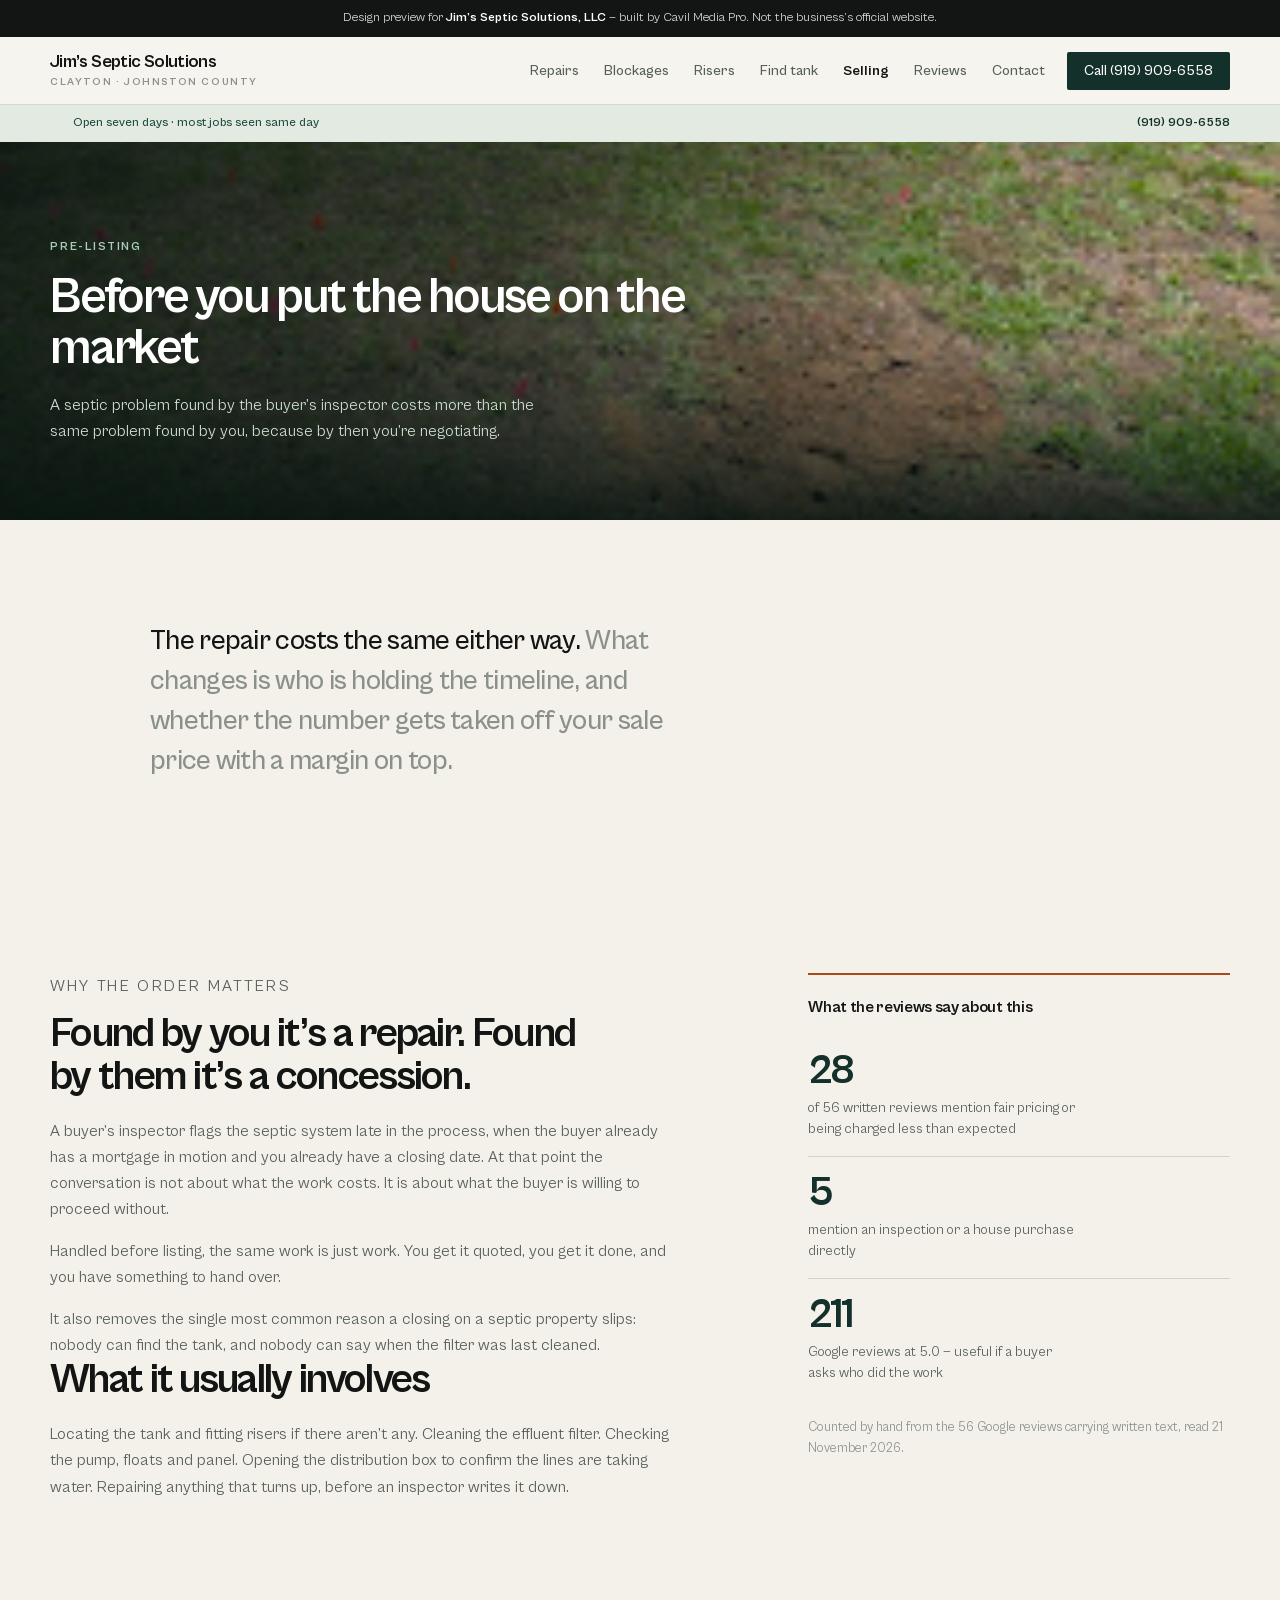
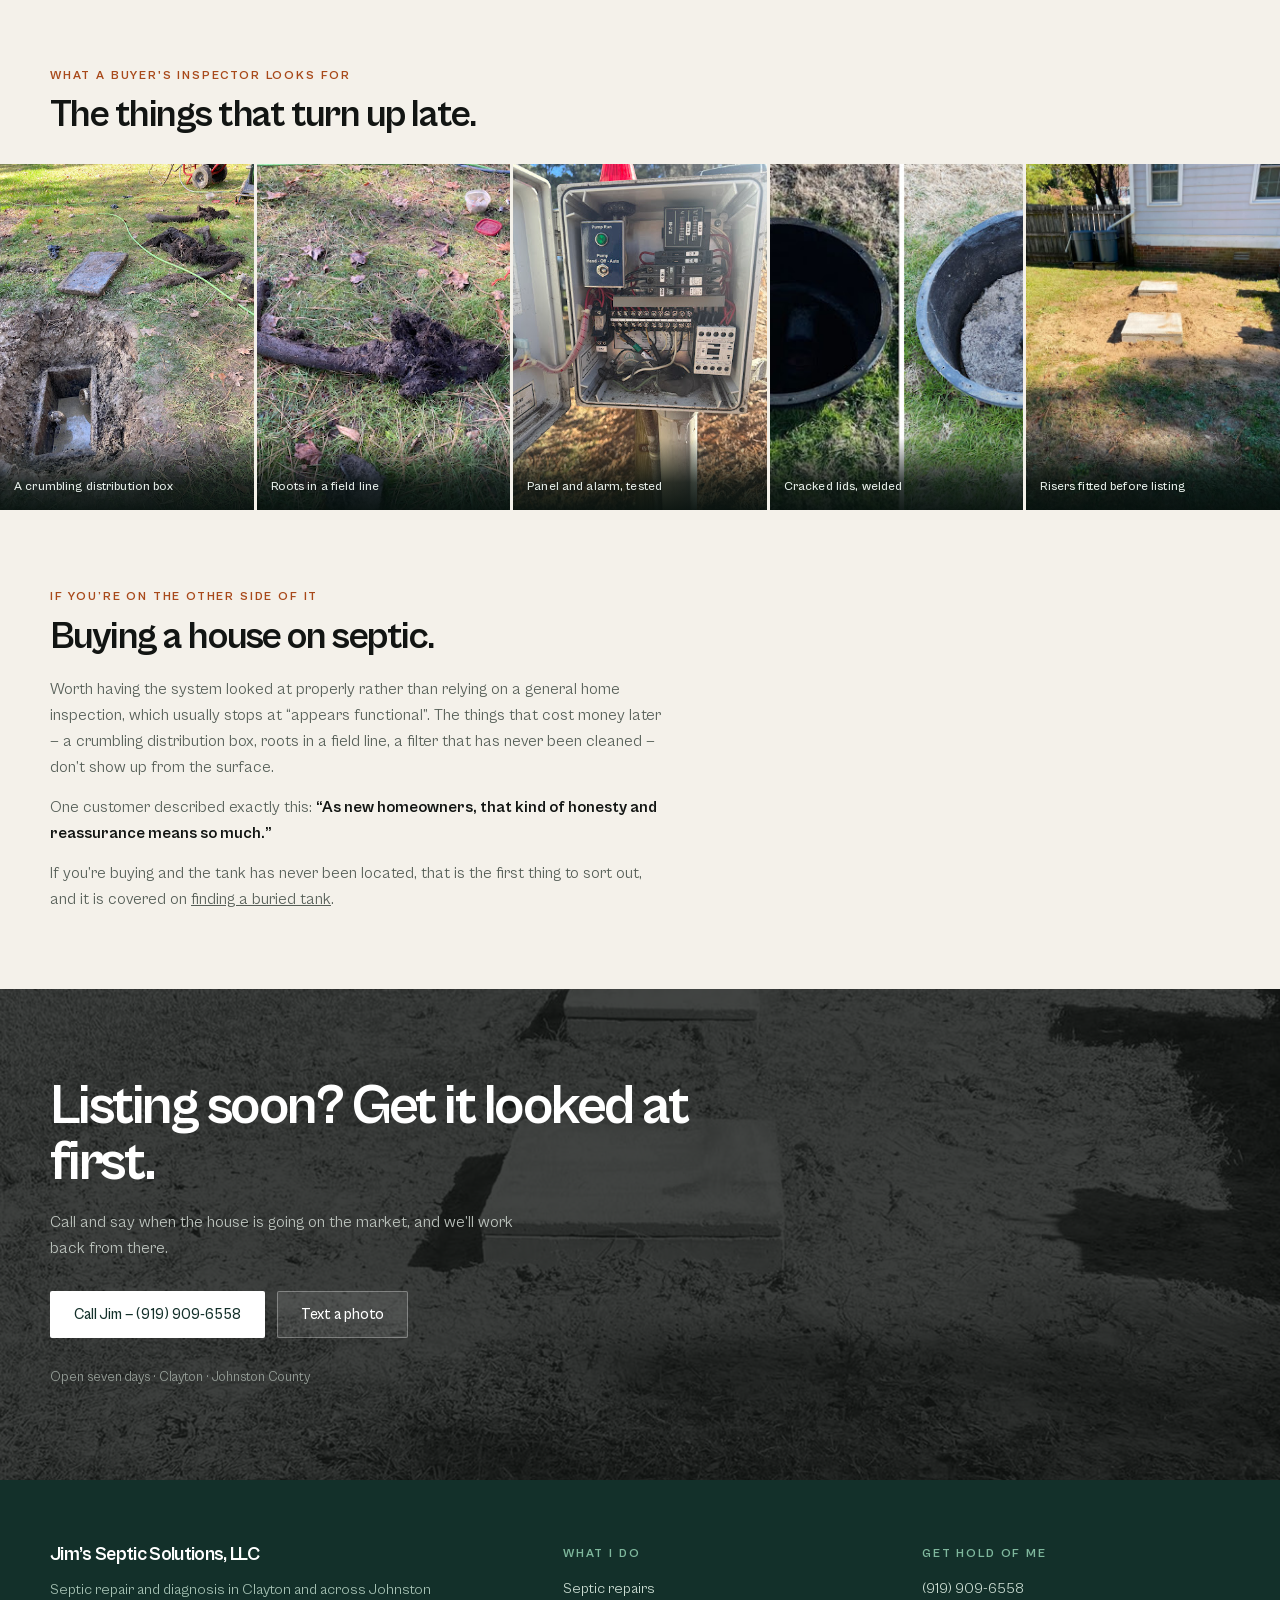
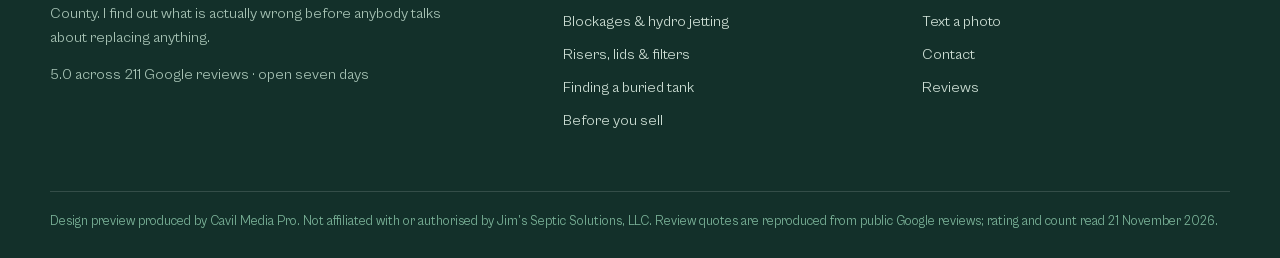
<file: selling.html>
<!DOCTYPE html>
<html lang="en">
<head>
<meta charset="utf-8">
<meta name="viewport" content="width=device-width,initial-scale=1">
<meta name="robots" content="noindex, nofollow">
<title>Septic work before selling your house — Clayton, NC</title>
<meta name="description" content="Getting the septic system right before the house goes on the market, so it isn't a negotiation on the buyer's terms.">
<meta property="og:type" content="website">
<meta property="og:title" content="Before you sell — Jim's Septic Solutions">
<meta property="og:description" content="Getting the septic system right before the house goes on the market, so it isn't a negotiation on the buyer's terms.">
<meta property="og:url" content="https://cavilmediapro.github.io/jims-septic-preview/selling.html">
<meta property="og:image" content="https://cavilmediapro.github.io/jims-septic-preview/og.png">
<meta name="twitter:card" content="summary_large_image">
<link rel="stylesheet" href="site.css">
</head>
<body>
<div class="banner">Design preview for <b>Jim&rsquo;s Septic Solutions, LLC</b> &mdash; built by Cavil Media Pro. Not the business&rsquo;s official website.</div>
<header class="hdr"><div class="in">
  <a class="brand" href="index.html"><b>Jim&rsquo;s Septic Solutions</b><span>Clayton &middot; Johnston County</span></a>
  <button class="menu" aria-expanded="false" aria-controls="nav">Menu</button>
  <nav class="nav" id="nav">
    <a href="repair.html">Repairs</a>
    <a href="blockages.html">Blockages</a>
    <a href="risers.html">Risers</a>
    <a href="find-your-tank.html">Find tank</a>
    <a href="selling.html" aria-current="page">Selling</a>
    <a href="reviews.html">Reviews</a>
    <a href="contact.html">Contact</a>
    <a class="cta" href="tel:+19199096558">Call (919) 909-6558</a>
  </nav>
</div></header>
<div class="strap"><div class="in">
  <span class="dot"></span><span>Open seven days &middot; most jobs seen same day</span>
  <a class="ph" href="tel:+19199096558">(919) 909-6558</a>
</div></div>
<main>
<section class="a01 sm">
  <div class="bg"><img src="img/yard-after.jpg" alt="A tidy back yard with the septic work finished and the ground levelled" fetchpriority="high"></div>
  <div class="veil"></div>
  <div class="wrap in">
    <p class="kick">Pre-listing</p>
    <h1>Before you put the house on the market</h1>
    <p class="lede">A septic problem found by the buyer&rsquo;s inspector costs more than the same problem found by you, because by then you&rsquo;re negotiating.</p>
  </div>
</section>

<section class="a03"><div class="wrap-x">
  <p class="up">The repair costs the same either way. <span class="dim">What changes is who is holding the timeline, and whether the number gets taken off your sale price with a margin on top.</span></p>
</div></section>

<section class="a08"><div class="wrap">
  <div class="grid">
    <div class="body up">
      <p class="s">Why the order matters</p>
      <h3>Found by you it&rsquo;s a repair. Found by them it&rsquo;s a concession.</h3>
      <p>A buyer&rsquo;s inspector flags the septic system late in the process, when the buyer already has a mortgage in motion and you already have a closing date. At that point the conversation is not about what the work costs. It is about what the buyer is willing to proceed without.</p>
      <p>Handled before listing, the same work is just work. You get it quoted, you get it done, and you have something to hand over.</p>
      <p>It also removes the single most common reason a closing on a septic property slips: nobody can find the tank, and nobody can say when the filter was last cleaned.</p>
      <h3>What it usually involves</h3>
      <p>Locating the tank and fitting risers if there aren&rsquo;t any. Cleaning the effluent filter. Checking the pump, floats and panel. Opening the distribution box to confirm the lines are taking water. Repairing anything that turns up, before an inspector writes it down.</p>
    </div>
    <aside class="up">
      <h4>What the reviews say about this</h4>
      <div class="st"><b>28</b><span>of 56 written reviews mention fair pricing or being charged less than expected</span></div>
      <div class="st"><b>5</b><span>mention an inspection or a house purchase directly</span></div>
      <div class="st"><b>211</b><span>Google reviews at 5.0 &mdash; useful if a buyer asks who did the work</span></div>
      <p class="src">Counted by hand from the 56 Google reviews carrying written text, read 21 November 2026.</p>
    </aside>
  </div>
</div></section>


<section class="a06">
  <div class="wrap hd up">
    <p class="s">What a buyer's inspector looks for</p>
    <h3>The things that turn up late.</h3>
  </div>
  <div class="strip">
    <figure><img src="img/dbox-dug.jpg" alt="A distribution box excavated and opened in a yard" loading="lazy"><figcaption>A crumbling distribution box</figcaption></figure>
    <figure><img src="img/roots.jpg" alt="Tree roots pulled out of a septic drain line" loading="lazy"><figcaption>Roots in a field line</figcaption></figure>
    <figure><img src="img/control-panel.jpg" alt="An open septic control panel with wiring exposed" loading="lazy"><figcaption>Panel and alarm, tested</figcaption></figure>
    <figure><img src="img/riser-repair.jpg" alt="A cracked riser opening beside the same opening repaired" loading="lazy"><figcaption>Cracked lids, welded</figcaption></figure>
    <figure><img src="img/risers-lawn.jpg" alt="Septic risers set flush in a lawn beside a house" loading="lazy"><figcaption>Risers fitted before listing</figcaption></figure>
  </div>
</section>

<section class="prose"><div class="wrap">
  <p class="s up">If you&rsquo;re on the other side of it</p>
  <h2 class="up">Buying a house on septic.</h2>
  <div class="up">
  <p>Worth having the system looked at properly rather than relying on a general home inspection, which usually stops at &ldquo;appears functional&rdquo;. The things that cost money later &mdash; a crumbling distribution box, roots in a field line, a filter that has never been cleaned &mdash; don&rsquo;t show up from the surface.</p>
  <p>One customer described exactly this: <strong>&ldquo;As new homeowners, that kind of honesty and reassurance means so much.&rdquo;</strong></p>
  <p>If you&rsquo;re buying and the tank has never been located, that is the first thing to sort out, and it is covered on <a href="find-your-tank.html">finding a buried tank</a>.</p>
  </div>
</div></section>

<section class="a12">
  <div class="ph"><img src="img/hero-risers.jpg" alt="" loading="lazy"></div>
  <div class="wrap">
    <h3>Listing soon? Get it looked at first.</h3>
    <p>Call and say when the house is going on the market, and we&rsquo;ll work back from there.</p>
    <div class="acts">
      <a class="btn p" href="tel:+19199096558">Call Jim &mdash; (919) 909-6558</a>
      <a class="btn g" href="sms:+19199096558">Text a photo</a>
    </div>
    <p class="hrs">Open seven days &middot; Clayton &middot; Johnston County</p>
  </div>
</section>
</main>
<footer class="ftr">
  <div class="grid">
    <div>
      <b class="n">Jim&rsquo;s Septic Solutions, LLC</b>
      <p>Septic repair and diagnosis in Clayton and across Johnston County. I find out what is actually wrong before anybody talks about replacing anything.</p>
      <p>5.0 across 211 Google reviews &middot; open seven days</p>
    </div>
    <div>
      <h4>What I do</h4>
      <ul>
        <li><a href="repair.html">Septic repairs</a></li>
        <li><a href="blockages.html">Blockages &amp; hydro jetting</a></li>
        <li><a href="risers.html">Risers, lids &amp; filters</a></li>
        <li><a href="find-your-tank.html">Finding a buried tank</a></li>
        <li><a href="selling.html">Before you sell</a></li>
      </ul>
    </div>
    <div>
      <h4>Get hold of me</h4>
      <ul>
        <li><a href="tel:+19199096558">(919) 909-6558</a></li>
        <li><a href="sms:+19199096558">Text a photo</a></li>
        <li><a href="contact.html">Contact</a></li>
        <li><a href="reviews.html">Reviews</a></li>
      </ul>
    </div>
  </div>
  <div class="base">Design preview produced by Cavil Media Pro. Not affiliated with or authorised by Jim&rsquo;s Septic Solutions, LLC. Review quotes are reproduced from public Google reviews; rating and count read 21 November 2026.</div>
</footer>
<div class="bar2">
  <a class="c" href="tel:+19199096558">Call Jim</a>
  <a class="t" href="sms:+19199096558">Text a photo</a>
</div>
<script src="site.js"></script>
</body>
</html>
</file>
<file: site.css>
@font-face{font-family:'Cabinet';src:url(fonts/cabinet-400.woff2) format('woff2');font-weight:400;font-display:swap}
@font-face{font-family:'Cabinet';src:url(fonts/cabinet-500.woff2) format('woff2');font-weight:500;font-display:swap}
@font-face{font-family:'Cabinet';src:url(fonts/cabinet-700.woff2) format('woff2');font-weight:700;font-display:swap}

:root{
  --paper:#F4F1EA; --surface:#FBF9F4; --ink:#121513; --muted:#555E57; --faint:#8A9189;
  --forest:#13302A; --forest2:#1C4A3E; --moss:#4E6B55; --pale:#E3EAE2;
  --clay:#A8491A; --claypale:#F2E3D8; --hair:rgba(18,21,19,.14);
  --d:'Cabinet',system-ui,-apple-system,sans-serif; --m:'Cabinet',system-ui,sans-serif;
  --ease:cubic-bezier(.2,.75,.25,1);
}
*{box-sizing:border-box;margin:0;padding:0}
html{scroll-behavior:smooth}
body{background:var(--paper);color:var(--ink);font:400 16px/1.63 var(--d);-webkit-font-smoothing:antialiased;overflow-x:hidden}
img{display:block;max-width:100%}
a{color:inherit}

/* ---- shell ---- */
.wrap{width:min(1180px,calc(100% - 48px));margin-inline:auto}
.wrap-n{width:min(760px,calc(100% - 48px));margin-inline:auto}
.wrap-w{width:min(1480px,calc(100% - 32px));margin-inline:auto}
.wrap-x{width:min(980px,calc(100% - 48px));margin-inline:auto}

/* hairlines without borders (so they never read as boxes) */
.rule{position:relative}
.rule::before{content:'';position:absolute;left:0;right:0;top:0;height:1px;background:var(--hair);z-index:1}

/* ---- duotone ---- */
.duo{position:relative;isolation:isolate;overflow:hidden}
.duo>img{filter:grayscale(1) contrast(1.16) brightness(.97);position:relative;z-index:1}
.duo::before{content:'';position:absolute;inset:0;background:#102A23;mix-blend-mode:lighten;z-index:2;pointer-events:none}
.duo::after{content:'';position:absolute;inset:0;background:#E6DFCF;mix-blend-mode:multiply;z-index:3;pointer-events:none}

/* ============ A01 full-bleed hero ============ */
.a01{position:relative;min-height:clamp(520px,78vh,760px);display:flex;align-items:flex-end;overflow:hidden;background:#0C1D18}
.a01 .bg{position:absolute;inset:0;z-index:1}
.a01 .bg img{width:100%;height:100%;object-fit:cover;object-position:58% 56%}
.a01 .veil{position:absolute;inset:0;z-index:4;
  background:
    linear-gradient(to top,rgba(8,20,16,.86) 0%,rgba(8,20,16,.34) 26%,rgba(8,20,16,0) 52%),
    linear-gradient(104deg,rgba(8,20,16,.90) 0%,rgba(8,20,16,.70) 38%,rgba(8,20,16,.24) 72%,rgba(8,20,16,.06) 100%)}
.a01 .in{position:relative;z-index:6;padding:0 0 clamp(44px,6vw,76px)}
.a01 .kick{font:700 12px/1.6 var(--d);letter-spacing:.152em;text-transform:uppercase;color:#A9CCBA;margin-bottom:16px}
.a01 h1{font:700 clamp(34px,5.2vw,58px)/1.0 var(--d);letter-spacing:-.045em;color:#fff;max-width:19ch}
.a01 h1 em{font-style:normal;color:#8FD3B4}
.a01 .lede{font:400 16px/1.63 var(--d);color:#CFDFD5;max-width:52ch;margin-top:18px}
.a01 .acts{display:flex;gap:12px;margin-top:30px;flex-wrap:wrap}
.btn{display:inline-flex;align-items:center;gap:9px;font:500 15px/1 var(--d);text-decoration:none;
  padding:16px 24px;border-radius:2px;transition:transform .18s var(--ease),background .18s var(--ease)}
.btn:hover{transform:translateY(-2px)}
.btn.p{background:#fff;color:var(--forest)}
.btn.g{background:rgba(255,255,255,.1);color:#fff;box-shadow:inset 0 0 0 1px rgba(255,255,255,.3)}
.a01 .meta{position:absolute;right:0;bottom:clamp(44px,6vw,76px);z-index:6;text-align:right;
  font:400 13px/1.75 var(--d);color:#A9CCBA}
@media(max-width:860px){.a01 .meta{display:none}.a01 h1{max-width:none}}

/* ============ A02 overlap intro ============ */
.a02{background:var(--paper);padding-bottom:clamp(56px,7vw,92px)}
.a02 .band{height:clamp(190px,24vw,300px);position:relative;overflow:hidden;background:#0C1D18}
.a02 .band img{width:100%;height:100%;object-fit:cover;object-position:50% 62%;opacity:.88;position:relative;z-index:1}
.a02 .card{background:var(--surface);margin-top:clamp(-96px,-7vw,-56px);position:relative;z-index:8;
  padding:clamp(34px,4.4vw,54px);display:grid;grid-template-columns:1fr 1.25fr;gap:clamp(28px,4vw,56px);
  box-shadow:0 24px 60px -34px rgba(12,29,24,.5)}
.a02 h3{font:700 clamp(24px,2.8vw,34px)/1.06 var(--d);letter-spacing:-.04em}
.a02 .s{font:700 12px/1.6 var(--d);letter-spacing:.152em;text-transform:uppercase;color:var(--clay);margin-bottom:12px}
.a02 p{font:400 16px/1.63 var(--d);color:var(--muted);max-width:60ch}
.a02 p+p{margin-top:14px}
@media(max-width:820px){.a02 .card{grid-template-columns:1fr}}

/* ============ A03 running paragraph ============ */
.a03{padding:clamp(64px,8vw,116px) 0}
.a03 p{font:500 clamp(20px,2.3vw,28px)/1.42 var(--d);letter-spacing:-.025em;max-width:32ch;color:var(--ink)}
.a03 p .dim{color:var(--faint)}

/* ============ A04 the figure ============ */
.a04{background:var(--forest);color:#fff;padding:clamp(58px,7vw,100px) 0;position:relative;overflow:hidden}
.a04 .glow{position:absolute;width:760px;height:760px;right:-200px;top:-280px;z-index:1;
  background:radial-gradient(circle,rgba(143,211,180,.17),transparent 68%)}
.a04 .wrap{position:relative;z-index:4;display:grid;grid-template-columns:auto 1fr;gap:clamp(32px,5vw,74px);align-items:center}
.a04 .fig{font:700 clamp(64px,10vw,132px)/.86 var(--d);letter-spacing:-.055em;color:#8FD3B4}
.a04 .lbl{font:700 12px/1.6 var(--d);letter-spacing:.152em;text-transform:uppercase;color:#8FB8A2;margin-bottom:14px}
.a04 blockquote{font:400 clamp(16.5px,1.7vw,21px)/1.55 var(--d);color:#EAF2ED;max-width:46ch;letter-spacing:-.012em}
.a04 cite{display:block;margin-top:16px;font:400 13.5px/1.6 var(--d);color:#8FB8A2;font-style:normal}
@media(max-width:760px){.a04 .wrap{grid-template-columns:1fr;gap:24px}}

/* ============ A05 symptom rows ============ */
.a05{padding:clamp(56px,7vw,96px) 0}
.a05 .hd{margin-bottom:clamp(28px,3.6vw,44px)}
.a05 .s{font:700 12px/1.6 var(--d);letter-spacing:.152em;text-transform:uppercase;color:var(--clay);margin-bottom:12px}
.a05 h3{font:700 clamp(27px,3.3vw,45px)/1.02 var(--d);letter-spacing:-.04em;max-width:19ch}
.a05 .row{position:relative;display:grid;grid-template-columns:52px 1fr 1.4fr 30px;gap:clamp(14px,2.4vw,32px);
  padding:clamp(20px,2.4vw,30px) 0;align-items:baseline;text-decoration:none;transition:padding-left .22s var(--ease)}
.a05 .row::before{content:'';position:absolute;left:0;right:0;top:0;height:1px;background:var(--hair);z-index:1}
.a05 .row:last-child::after{content:'';position:absolute;left:0;right:0;bottom:0;height:1px;background:var(--hair)}
.a05 .row:hover{padding-left:12px}
.a05 .row .n{font:500 12.5px/1.7 var(--d);color:var(--faint)}
.a05 .row .t{font:700 clamp(18px,1.9vw,22px)/1.2 var(--d);letter-spacing:-.03em}
.a05 .row .d{font:400 15.5px/1.63 var(--d);color:var(--muted)}
.a05 .row .ar{font:400 18px/1 var(--d);color:var(--clay);justify-self:end;transition:transform .22s var(--ease)}
.a05 .row:hover .ar{transform:translateX(6px)}
@media(max-width:820px){.a05 .row{grid-template-columns:40px 1fr;gap:10px}.a05 .row .d{grid-column:2}.a05 .row .ar{display:none}}

/* ============ A06 photo strip ============ */
.a06{padding:clamp(48px,6vw,84px) 0 0;overflow:hidden}
.a06 .hd{margin-bottom:28px}
.a06 .s{font:700 12px/1.6 var(--d);letter-spacing:.152em;text-transform:uppercase;color:var(--clay);margin-bottom:11px}
.a06 h3{font:700 clamp(25px,3vw,40px)/1.04 var(--d);letter-spacing:-.04em;max-width:22ch}
.a06 .strip{display:flex;gap:3px;width:100%}
.a06 figure{flex:1 1 0;min-width:0;position:relative;z-index:2}
.a06 figure img{width:100%;height:clamp(230px,27vw,360px);object-fit:cover}
.a06 figcaption{position:absolute;left:0;right:0;bottom:0;z-index:6;padding:40px 14px 14px;
  background:linear-gradient(to top,rgba(6,16,13,.95) 0%,rgba(6,16,13,.8) 38%,rgba(6,16,13,0) 100%);
  font:500 12.5px/1.45 var(--d);color:#EAF2ED;letter-spacing:.01em}
@media(max-width:860px){.a06 .strip{overflow-x:auto;scroll-snap-type:x mandatory}
  .a06 figure{flex:0 0 72%;scroll-snap-align:start}}

/* ============ A07 cutaway ============ */
.a07{background:#0E211C;color:#fff;padding:clamp(54px,6.5vw,92px) 0;position:relative;overflow:hidden}
.a07 .s{font:700 12px/1.6 var(--d);letter-spacing:.152em;text-transform:uppercase;color:#7FB89D;margin-bottom:13px}
.a07 h3{font:700 clamp(25px,3.1vw,42px)/1.03 var(--d);letter-spacing:-.04em;max-width:21ch;color:#fff}
.a07 .sub{font:400 16px/1.63 var(--d);color:#A8C4B6;max-width:56ch;margin-top:14px}
.a07 .draw{margin-top:clamp(28px,3.6vw,46px);position:relative;z-index:3}
.a07 svg{width:100%;height:auto;display:block}
.a07 .ann{font:700 10.5px/1 var(--d);fill:#7FBBA0;letter-spacing:.11em}
.a07 .ln{stroke:#2E5D4D;stroke-width:1}
.a07 .ob{stroke:#8FD3B4;stroke-width:1.5;fill:none}
.a07 .gl{stroke:#1F4438;stroke-width:1;stroke-dasharray:3 5}

/* ============ A08 editorial + sourced sidebar ============ */
.a08{padding:clamp(58px,7vw,100px) 0}
.a08 .grid{display:grid;grid-template-columns:1.5fr .92fr;gap:clamp(34px,5.5vw,84px);align-items:start}
.a08 .s{font:700 12px/1.6 var(--d);letter-spacing:.152em;text-transform:uppercase;color:var(--clay);margin-bottom:12px}
.a08 h3{font:700 clamp(27px,3.3vw,45px)/1.02 var(--d);letter-spacing:-.04em;max-width:19ch;margin-bottom:20px}
.a08 .body p{font:400 16px/1.63 var(--d);color:var(--muted);max-width:62ch}
.a08 .body p+p{margin-top:16px}
.a08 .body p strong{color:var(--ink);font-weight:600}
.a08 aside{position:relative;padding-top:24px}
.a08 aside::before{content:'';position:absolute;left:0;right:0;top:0;height:2px;background:var(--clay)}
.a08 aside h4{font:700 16px/1.3 var(--d);letter-spacing:-.02em;margin-bottom:16px}
.a08 .st{position:relative;padding:16px 0}
.a08 .st+.st::before{content:'';position:absolute;left:0;right:0;top:0;height:1px;background:var(--hair)}
.a08 .st b{display:block;font:700 clamp(30px,3.4vw,42px)/1 var(--d);letter-spacing:-.045em;color:var(--forest)}
.a08 .st span{display:block;font:400 14px/1.5 var(--d);color:var(--muted);margin-top:6px;max-width:30ch}
.a08 .src{margin-top:18px;font:400 13px/1.6 var(--d);color:var(--faint)}
@media(max-width:900px){.a08 .grid{grid-template-columns:1fr}}

/* ============ A09 before / after ============ */
.a09{padding:clamp(54px,6.5vw,92px) 0;background:var(--surface)}
.a09 .hd{margin-bottom:26px}
.a09 .s{font:700 12px/1.6 var(--d);letter-spacing:.152em;text-transform:uppercase;color:var(--clay);margin-bottom:11px}
.a09 h3{font:700 clamp(25px,3vw,40px)/1.04 var(--d);letter-spacing:-.04em;max-width:21ch}
.a09 .pair{display:grid;grid-template-columns:1fr 1fr;gap:3px;position:relative;z-index:2}
.a09 figure{position:relative;margin:0}
.a09 figure img{width:100%;height:clamp(240px,30vw,420px);object-fit:cover}
.a09 .tag{position:absolute;top:0;left:0;z-index:6;background:var(--ink);color:#fff;
  font:700 11px/1 var(--d);letter-spacing:.152em;text-transform:uppercase;padding:9px 12px}
.a09 .note{margin-top:18px;font:400 15.5px/1.63 var(--d);color:var(--muted);max-width:62ch}

/* ============ A10 long-form testimonial ============ */
.a10{padding:clamp(54px,6.5vw,92px) 0}
.a10 .hd{margin-bottom:clamp(26px,3.4vw,42px)}
.a10 .s{font:700 12px/1.6 var(--d);letter-spacing:.152em;text-transform:uppercase;color:var(--clay);margin-bottom:11px}
.a10 h3{font:700 clamp(27px,3.3vw,45px)/1.02 var(--d);letter-spacing:-.04em;max-width:19ch}
.a10 .arts{display:grid;grid-template-columns:1fr 1fr;gap:clamp(26px,4vw,56px)}
.a10 article{position:relative;padding-top:24px}
.a10 article::before{content:'';position:absolute;left:0;right:0;top:0;height:1px;background:var(--hair);z-index:1}
.a10 article h4{font:700 clamp(18px,1.85vw,21px)/1.18 var(--d);letter-spacing:-.03em;margin-bottom:12px}
.a10 blockquote p{font:400 16px/1.63 var(--d);color:var(--muted)}
.a10 blockquote p+p{margin-top:11px}
.a10 cite{display:block;margin-top:14px;font:400 13.5px/1.5 var(--d);color:var(--faint);font-style:normal}
@media(max-width:860px){.a10 .arts{grid-template-columns:1fr}}

/* ============ A11 area cloud ============ */
.a11{padding:clamp(54px,6.5vw,92px) 0;background:var(--pale)}
.a11 .s{font:700 12px/1.6 var(--d);letter-spacing:.152em;text-transform:uppercase;color:var(--forest2);margin-bottom:12px}
.a11 h3{font:700 clamp(25px,3vw,40px)/1.04 var(--d);letter-spacing:-.04em;max-width:21ch;margin-bottom:24px}
.a11 .cloud{display:flex;flex-wrap:wrap;gap:6px 22px;max-width:1000px}
.a11 .cloud a{font:700 clamp(19px,2.3vw,29px)/1.32 var(--d);letter-spacing:-.035em;
  color:var(--forest);text-decoration:none;transition:color .16s var(--ease)}
.a11 .cloud a:hover{color:var(--clay)}
.a11 .cloud a.off{color:#9FB3A5;font-weight:400}
.a11 .ask{margin-top:24px;font:400 15.5px/1.63 var(--d);color:var(--forest2);max-width:54ch}

/* ============ A12 close ============ */
.a12{background:var(--ink);color:#fff;padding:clamp(58px,7vw,104px) 0;position:relative;overflow:hidden}
.a12 .ph{position:absolute;inset:0;z-index:1;opacity:.2}
.a12 .ph img{width:100%;height:100%;object-fit:cover;filter:grayscale(1)}
.a12 .wrap{position:relative;z-index:5}
.a12 h3{font:700 clamp(30px,4.4vw,58px)/1.0 var(--d);letter-spacing:-.045em;max-width:18ch}
.a12 p{font:400 16px/1.63 var(--d);color:#BFC6C0;max-width:50ch;margin-top:18px}
.a12 .acts{display:flex;gap:12px;margin-top:30px;flex-wrap:wrap}
.a12 .hrs{margin-top:28px;font:400 13.5px/1.75 var(--d);color:#9AA39C}

@media(max-width:760px){
}

/* ===================== site chrome ===================== */
.banner{background:var(--ink);color:#D8DCD9;text-align:center;padding:9px 16px;
  font:400 12.5px/1.5 var(--d);position:relative;z-index:60}
.banner b{color:#fff;font-weight:700}

.hdr{position:sticky;top:0;z-index:55;background:rgba(246,244,239,.94);backdrop-filter:blur(10px)}
.hdr::after{content:'';position:absolute;left:0;right:0;bottom:0;height:1px;background:var(--hair)}
.hdr .in{width:min(1180px,calc(100% - 48px));margin-inline:auto;display:flex;align-items:center;gap:18px;padding:15px 0}
.brand{text-decoration:none;line-height:1.1}
.brand b{display:block;font:700 18px/1.1 var(--d);letter-spacing:-.035em;color:var(--ink)}
.brand span{display:block;font:700 10.5px/1.6 var(--d);letter-spacing:.152em;text-transform:uppercase;color:var(--faint);margin-top:2px}
.nav{margin-left:auto;display:flex;gap:3px;align-items:center}
.nav a{font:500 14.5px/1 var(--d);color:var(--muted);text-decoration:none;padding:10px 11px;border-radius:2px;transition:color .18s var(--ease)}
.nav a:hover,.nav a[aria-current=page]{color:var(--ink)}
.nav a[aria-current=page]{font-weight:700}
.nav .cta{background:var(--forest);color:#fff;padding:12px 17px;margin-left:8px}
.nav .cta:hover{color:#fff;background:var(--forest2)}
.menu{display:none;margin-left:auto;background:none;border:0;cursor:pointer;
  font:700 14px/1 var(--d);padding:12px 15px;color:var(--ink);box-shadow:inset 0 0 0 1px var(--line2);border-radius:2px}
@media(max-width:940px){
  .nav{display:none;position:fixed;inset:0;top:0;background:var(--paper);z-index:70;
    flex-direction:column;justify-content:center;align-items:flex-start;gap:4px;padding:0 28px}
  .nav.open{display:flex}
  .nav a{font:700 clamp(26px,6vw,38px)/1.25 var(--d);letter-spacing:-.04em;color:var(--ink);padding:7px 0}
  .nav .cta{margin:18px 0 0;padding:16px 24px;font-size:17px;border-radius:2px}
  .menu{display:block}
  .menu[aria-expanded=true]{position:relative;z-index:80}
}

.strap{background:var(--pale);position:relative;z-index:50}
.strap .in{width:min(1180px,calc(100% - 48px));margin-inline:auto;display:flex;gap:16px;
  align-items:center;padding:9px 0;font:500 12.5px/1.5 var(--d);color:var(--forest2);flex-wrap:wrap}
.strap .dot{width:7px;height:7px;border-radius:50%;background:var(--green2);flex:none}
.strap .ph{margin-left:auto;font-weight:700;color:var(--forest);text-decoration:none}
@media(max-width:620px){.strap .ph{margin-left:0;width:100%}}

/* page hero (shorter A01) */
.a01.sm{min-height:clamp(320px,42vh,440px)}
.a01.sm h1{font:700 clamp(30px,4.4vw,50px)/1.02 var(--d);letter-spacing:-.045em;max-width:21ch}

/* plain prose section */
.prose{padding:clamp(48px,6vw,84px) 0}
.prose .s{font:700 12px/1.6 var(--d);letter-spacing:.152em;text-transform:uppercase;color:var(--clay);margin-bottom:12px}
.prose h2{font:700 clamp(25px,3vw,40px)/1.04 var(--d);letter-spacing:-.04em;max-width:21ch;margin-bottom:18px}
.prose h3{font:700 clamp(19px,2vw,23px)/1.2 var(--d);letter-spacing:-.03em;margin:28px 0 10px}
.prose p{font:400 16px/1.63 var(--d);color:var(--muted);max-width:62ch}
.prose p+p{margin-top:14px}
.prose p strong{color:var(--ink);font-weight:700}
.prose ul{margin:14px 0 0;padding:0;list-style:none;max-width:62ch}
.prose li{position:relative;padding:11px 0 11px 22px;font:400 16px/1.6 var(--d);color:var(--muted)}
.prose li::before{content:'';position:absolute;left:0;top:19px;width:9px;height:1px;background:var(--clay)}
.prose li+li::after{content:'';position:absolute;left:0;right:0;top:0;height:1px;background:var(--hair)}

/* single full-bleed figure */
.fig1{position:relative;z-index:2;overflow:hidden}
.fig1 img{width:100%;height:clamp(260px,34vw,480px);object-fit:cover}
.fig1 figcaption{position:absolute;left:0;right:0;bottom:0;z-index:6;padding:40px 24px 16px;
  background:linear-gradient(to top,rgba(6,16,13,.95),rgba(6,16,13,0));
  font:500 13px/1.45 var(--d);color:#EAF2ED}
.fig1 figcaption span{display:block;width:min(1180px,calc(100% - 0px));margin-inline:auto}

/* contact detail block */
.det{padding:clamp(48px,6vw,84px) 0}
.det .grid{display:grid;grid-template-columns:1fr 1fr 1fr;gap:clamp(24px,4vw,56px)}
.det h3{font:700 12px/1.6 var(--d);letter-spacing:.152em;text-transform:uppercase;color:var(--clay);margin-bottom:12px}
.det .big{font:700 clamp(22px,2.4vw,30px)/1.2 var(--d);letter-spacing:-.035em;color:var(--ink);text-decoration:none;display:block}
.det p{font:400 15.5px/1.63 var(--d);color:var(--muted);margin-top:10px;max-width:34ch}
@media(max-width:820px){.det .grid{grid-template-columns:1fr;gap:30px}}

/* footer */
.ftr{background:var(--forest);color:#CFE0D6;padding:clamp(44px,5vw,70px) 0 0}
.ftr .grid{width:min(1180px,calc(100% - 48px));margin-inline:auto;
  display:grid;grid-template-columns:1.5fr 1fr 1fr;gap:clamp(26px,4vw,56px)}
.ftr b.n{display:block;font:700 19px/1.15 var(--d);letter-spacing:-.035em;color:#fff}
.ftr p{font:400 15px/1.63 var(--d);color:#A8C4B6;margin-top:12px;max-width:40ch}
.ftr h4{font:700 12px/1.6 var(--d);letter-spacing:.152em;text-transform:uppercase;color:#7FB89D;margin-bottom:12px}
.ftr ul{list-style:none;margin:0;padding:0}
.ftr li{margin-bottom:7px}
.ftr a{color:#CFE0D6;text-decoration:none;font:400 15px/1.5 var(--d)}
.ftr a:hover{color:#fff}
.ftr .base{width:min(1180px,calc(100% - 48px));margin-inline:auto;margin-top:clamp(32px,4vw,52px);
  padding:20px 0 24px;position:relative;font:400 13px/1.7 var(--d);color:#7FB89D}
.ftr .base::before{content:'';position:absolute;left:0;right:0;top:0;height:1px;background:rgba(255,255,255,.14)}
@media(max-width:820px){.ftr .grid{grid-template-columns:1fr;gap:30px}}

/* sticky phone bar */
.bar2{display:none}
@media(max-width:760px){
  .bar2{display:grid;grid-template-columns:1fr 1fr;position:fixed;left:0;right:0;bottom:0;z-index:58}
  .bar2 a{padding:16px 10px;text-align:center;text-decoration:none;font:700 15px/1 var(--d)}
  .bar2 .c{background:var(--forest);color:#fff}
  .bar2 .t{background:var(--ink);color:#fff}
  body{padding-bottom:54px}
}

/* reveal */
.up{opacity:0;transform:translateY(12px);transition:opacity 420ms var(--ease),transform 420ms var(--ease)}
.up.in{opacity:1;transform:none}
@media(prefers-reduced-motion:reduce){.up{opacity:1;transform:none;transition:none}}

/* hero actions must clear the sticky call bar on phones */
@media(max-width:760px){
  /* let the hero be exactly as tall as its content, so the buttons can
     never be pushed under the fixed call bar on a short phone */
  .a01{min-height:0;padding-top:clamp(110px,30vw,190px)}
  .a01 .in{padding-bottom:clamp(26px,6vw,38px)}
  /* the fixed call bar already carries Call and Text on phones, and it is
     always on screen; repeating them in the hero only collides with it */
  .a01 .acts{display:none}
  .a01.sm{min-height:0;padding-top:clamp(90px,24vw,150px)}
  .a12 .wrap{padding-bottom:10px}
}
</file>
